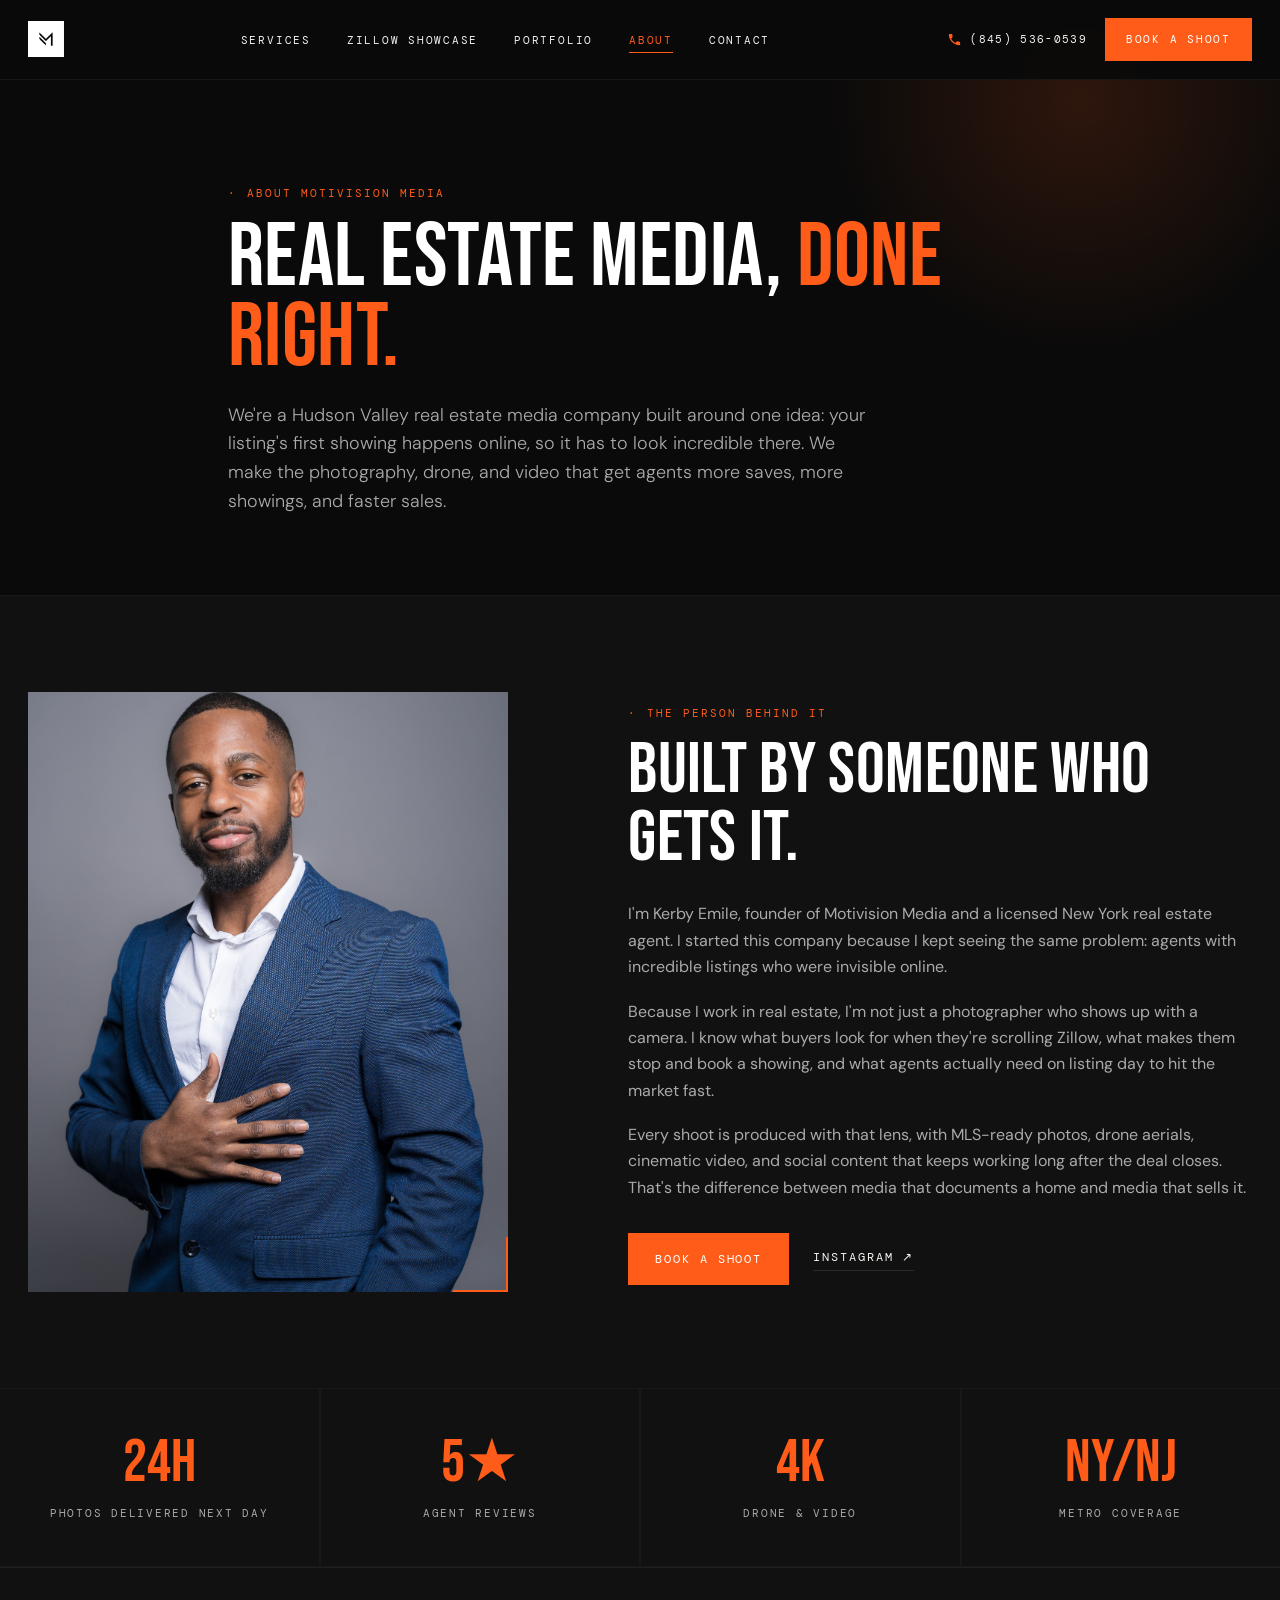
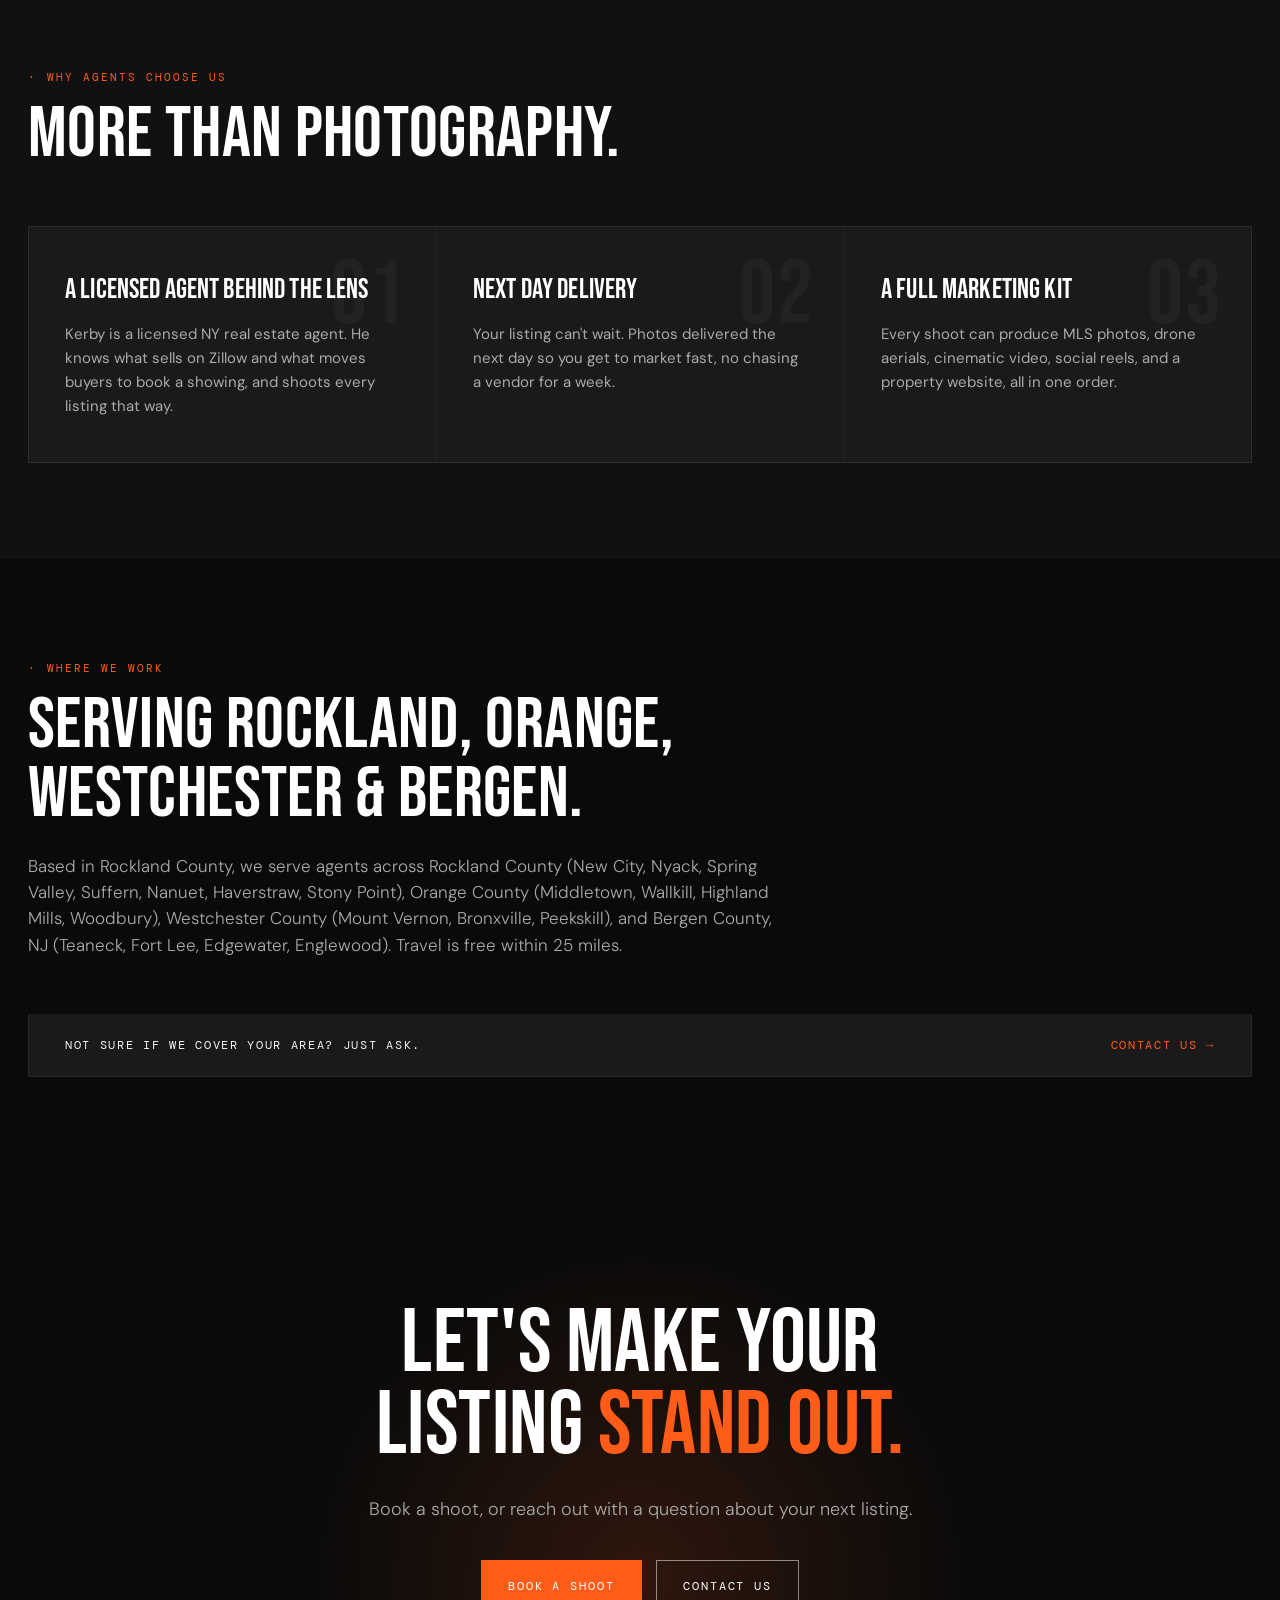
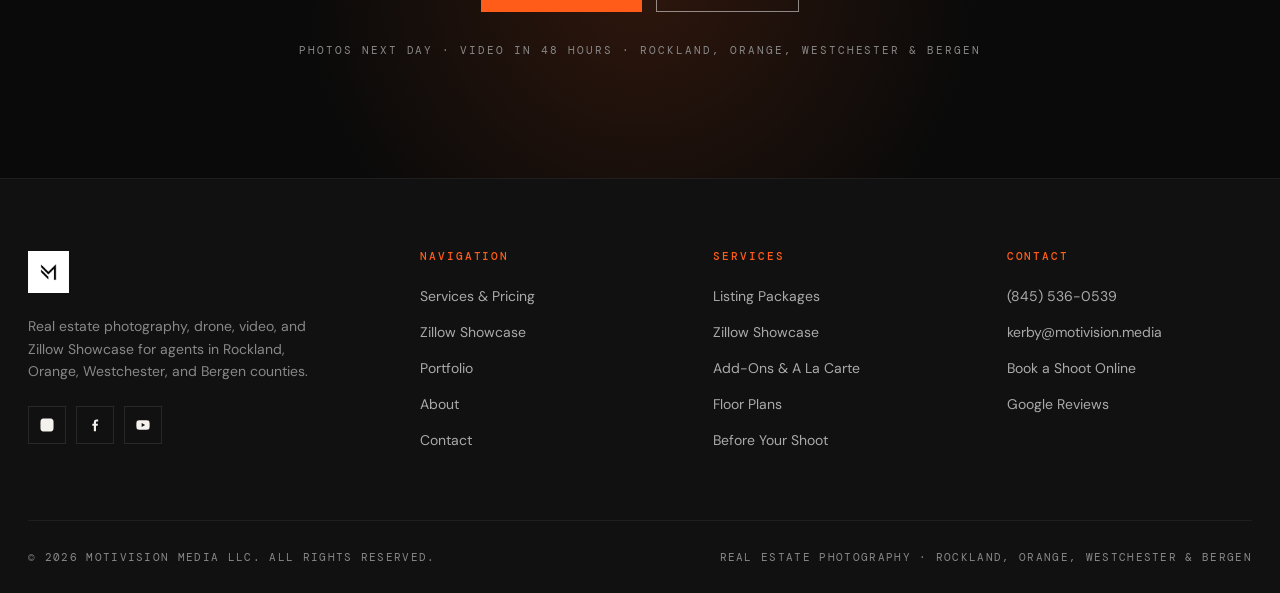
<file: about.html>
<!DOCTYPE html>
<html lang="en">
<head>
<meta charset="UTF-8" />
<meta name="viewport" content="width=device-width, initial-scale=1.0" />
<title>About | Real Estate Media Shot By a Licensed Agent | Motivision Media</title>
<meta name="description" content="Motivision Media is a real estate media company founded by Kerby Emile, a licensed NY real estate agent. HDR photography, drone, and video built to help Hudson Valley agents sell listings faster.">
<link rel="canonical" href="https://motivision.media/about">
<meta property="og:type" content="website">
<meta property="og:title" content="About Motivision Media | Real Estate Media Shot by a Licensed Agent">
<meta property="og:description" content="Motivision Media is a real estate photography, drone, video, and Zillow Showcase company based in Rockland County, NY, founded by Kerby Emile.">
<meta property="og:image" content="https://motivision.media/images/og-motivision.jpg">
<meta property="og:url" content="https://motivision.media/about">
<meta name="twitter:card" content="summary_large_image">
<meta name="twitter:title" content="About Motivision Media | Real Estate Media Shot by a Licensed Agent">
<meta name="twitter:description" content="Motivision Media is a real estate photography, drone, video, and Zillow Showcase company based in Rockland County, NY, founded by Kerby Emile.">
<meta name="twitter:image" content="https://motivision.media/images/og-motivision.jpg">
<link rel="icon" type="image/png" href="images/motivision-logo.png" />
<link rel="stylesheet" href="assets/styles.css" />
<script src="assets/analytics.js" defer></script>
</head>
<body>

<header class="nav solid" id="nav">
  <div class="container nav-inner">
    <a href="index.html" class="nav-logo" aria-label="Motivision Media home">
      <img src="images/motivision-logo.png" alt="Motivision Media" width="36" height="36" />
    </a>
    <nav aria-label="Main">
      <ul class="nav-links">
        <li><a href="services.html">Services</a></li>
        <li><a href="showcase.html">Zillow Showcase</a></li>
        <li><a href="portfolio.html">Portfolio</a></li>
        <li><a href="about.html" class="active">About</a></li>
        <li><a href="contact.html">Contact</a></li>
      </ul>
    </nav>
    <div class="nav-actions">
      <a href="tel:18455360539" class="nav-phone" aria-label="Call or text (845) 536-0539"><svg viewBox="0 0 24 24" aria-hidden="true"><path d="M6.6 10.8a15.1 15.1 0 0 0 6.6 6.6l2.2-2.2a1 1 0 0 1 1-.25 11.4 11.4 0 0 0 3.6.57 1 1 0 0 1 1 1V20a1 1 0 0 1-1 1A17 17 0 0 1 3 4a1 1 0 0 1 1-1h3.5a1 1 0 0 1 1 1c0 1.25.2 2.45.57 3.57a1 1 0 0 1-.25 1z"/></svg><span>(845) 536-0539</span></a>
      <a href="https://listings.motivision.media/order" class="btn btn-primary btn-small nav-cta">Book a Shoot</a>
      <button class="nav-toggle" id="navToggle" aria-label="Open menu" aria-expanded="false">
        <span></span><span></span><span></span>
      </button>
    </div>
  </div>
</header>

<div class="mobile-menu" id="mobileMenu" aria-hidden="true">
  <a href="services.html">Services</a>
  <a href="showcase.html">Zillow Showcase</a>
  <a href="portfolio.html">Portfolio</a>
  <a href="about.html">About</a>
  <a href="contact.html">Contact</a>
  <a href="tel:18455360539" class="mobile-phone">(845) 536-0539</a>
  <a href="https://listings.motivision.media/order" class="btn btn-primary">Book a Shoot</a>
</div>

<!-- PAGE HERO -->
<section class="page-hero">
  <div class="container page-hero-inner">
    <span class="section-tag reveal">About Motivision Media</span>
    <h1 class="reveal">Real Estate Media, <span class="accent">Done Right.</span></h1>
    <p class="reveal">We're a Hudson Valley real estate media company built around one idea: your listing's first showing happens online, so it has to look incredible there. We make the photography, drone, and video that get agents more saves, more showings, and faster sales.</p>
  </div>
</section>

<!-- FOUNDER STORY -->
<section class="about">
  <div class="container">
    <div class="about-grid">
      <div class="about-photo reveal">
        <img src="images/motivision-hero.jpg" alt="Kerby Emile, Founder of Motivision Media" />
      </div>
      <div class="about-text reveal">
        <span class="section-tag">The Person Behind It</span>
        <h2>Built By Someone Who Gets It.</h2>
        <p>I'm Kerby Emile, founder of Motivision Media and a licensed New York real estate agent. I started this company because I kept seeing the same problem: agents with incredible listings who were invisible online.</p>
        <p>Because I work in real estate, I'm not just a photographer who shows up with a camera. I know what buyers look for when they're scrolling Zillow, what makes them stop and book a showing, and what agents actually need on listing day to hit the market fast.</p>
        <p>Every shoot is produced with that lens, with MLS-ready photos, drone aerials, cinematic video, and social content that keeps working long after the deal closes. That's the difference between media that documents a home and media that sells it.</p>
        <div class="about-cta">
          <a href="https://listings.motivision.media/order" class="btn btn-primary">Book a Shoot</a>
          <a class="ig-link" href="https://www.instagram.com/motivisionmedia/" target="_blank" rel="noopener">Instagram ↗</a>
        </div>
      </div>
    </div>
  </div>
</section>

<!-- STATS STRIP -->
<section class="stats-strip" style="padding:0;">
  <div class="container" style="padding:0;">
    <div class="stats-strip-inner">
      <div class="stat-block reveal"><div class="num">24h</div><div class="lbl">Photos Delivered Next Day</div></div>
      <div class="stat-block reveal"><div class="num">5★</div><div class="lbl">Agent Reviews</div></div>
      <div class="stat-block reveal"><div class="num">4K</div><div class="lbl">Drone &amp; Video</div></div>
      <div class="stat-block reveal"><div class="num">NY/NJ</div><div class="lbl">Metro Coverage</div></div>
    </div>
  </div>
</section>

<!-- WHY / DIFFERENTIATORS -->
<section class="why">
  <div class="container">
    <div class="section-head reveal">
      <span class="section-tag">Why Agents Choose Us</span>
      <h2>More Than Photography.</h2>
    </div>
    <div class="why-grid">
      <article class="why-card reveal">
        <span class="why-num">01</span>
        <h3>A Licensed Agent Behind the Lens</h3>
        <p>Kerby is a licensed NY real estate agent. He knows what sells on Zillow and what moves buyers to book a showing, and shoots every listing that way.</p>
      </article>
      <article class="why-card reveal">
        <span class="why-num">02</span>
        <h3>Next Day Delivery</h3>
        <p>Your listing can't wait. Photos delivered the next day so you get to market fast, no chasing a vendor for a week.</p>
      </article>
      <article class="why-card reveal">
        <span class="why-num">03</span>
        <h3>A Full Marketing Kit</h3>
        <p>Every shoot can produce MLS photos, drone aerials, cinematic video, social reels, and a property website, all in one order.</p>
      </article>
    </div>
  </div>
</section>

<!-- SERVICE AREA -->
<section class="packages">
  <div class="container">
    <div class="section-head reveal" style="max-width:760px;">
      <span class="section-tag">Where We Work</span>
      <h2>Serving Rockland, Orange, Westchester &amp; Bergen.</h2>
      <p>Based in Rockland County, we serve agents across Rockland County (New City, Nyack, Spring Valley, Suffern, Nanuet, Haverstraw, Stony Point), Orange County (Middletown, Wallkill, Highland Mills, Woodbury), Westchester County (Mount Vernon, Bronxville, Peekskill), and Bergen County, NJ (Teaneck, Fort Lee, Edgewater, Englewood). Travel is free within 25 miles.</p>
    </div>
    <div class="pkg-banner reveal">
      <p>Not sure if we cover your area? Just ask.</p>
      <a href="contact.html">Contact Us →</a>
    </div>
  </div>
</section>

<!-- FINAL CTA -->
<section class="final-cta">
  <div class="container">
    <h2 class="reveal">
      <span class="line">Let's Make Your</span>
      <span class="line">Listing <span style="color:var(--orange);">Stand Out.</span></span>
    </h2>
    <p class="reveal">Book a shoot, or reach out with a question about your next listing.</p>
    <div class="final-cta-buttons reveal">
      <a href="https://listings.motivision.media/order" class="btn btn-primary">Book a Shoot</a>
      <a href="contact.html" class="btn btn-ghost">Contact Us</a>
    </div>
    <div class="final-cta-meta reveal">Photos Next Day · Video in 48 Hours · Rockland, Orange, Westchester &amp; Bergen</div>
  </div>
</section>

<!-- FOOTER -->
<footer class="footer">
  <div class="container">
    <div class="footer-top">
      <div class="footer-brand">
        <img src="images/motivision-logo.png" alt="Motivision Media" width="42" height="42" loading="lazy" />
        <p>Real estate photography, drone, video, and Zillow Showcase for agents in Rockland, Orange, Westchester, and Bergen counties.</p>
        <div class="footer-socials">
          <a href="https://www.instagram.com/motivisionmedia/" target="_blank" rel="noopener" aria-label="Instagram">
            <svg viewBox="0 0 24 24"><path d="M12 2.2c3.2 0 3.6 0 4.85.07 1.17.05 1.8.25 2.22.41.56.22.96.48 1.38.9.42.42.68.82.9 1.38.16.42.36 1.05.41 2.22.06 1.25.07 1.65.07 4.85s-.01 3.6-.07 4.85c-.05 1.17-.25 1.8-.41 2.22-.22.56-.48.96-.9 1.38-.42.42-.82.68-1.38.9-.42.16-1.05.36-2.22.41-1.25.06-1.65.07-4.85.07s-3.6-.01-4.85-.07c-1.17-.05-1.8-.25-2.22-.41a3.7 3.7 0 0 1-1.38-.9 3.7 3.7 0 0 1-.9-1.38c-.16-.42-.36-1.05-.41-2.22C2.21 15.6 2.2 15.2 2.2 12s.01-3.6.07-4.85c.05-1.17.25-1.8.41-2.22.22-.56.48-.96.9-1.38.42-.42.82-.68 1.38-.9.42-.16 1.05-.36 2.22-.41C8.4 2.21 8.8 2.2 12 2.2z"/></svg>
          </a>
          <a href="https://www.facebook.com/profile.php?id=61557155624938" target="_blank" rel="noopener" aria-label="Facebook">
            <svg viewBox="0 0 24 24"><path d="M13.5 21.5v-8.25H16l.4-3.13H13.5V8.1c0-.9.25-1.5 1.55-1.5h1.65V3.8a23.6 23.6 0 0 0-2.41-.12c-2.39 0-4.03 1.46-4.03 4.15v2.3H8v3.12h2.27v8.25h3.23z"/></svg>
          </a>
          <a href="https://www.youtube.com/@MOTIVISIONMEDIA" target="_blank" rel="noopener" aria-label="YouTube">
            <svg viewBox="0 0 24 24"><path d="M21.6 7.2a2.5 2.5 0 0 0-1.75-1.77C18.27 5 12 5 12 5s-6.27 0-7.85.43A2.5 2.5 0 0 0 2.4 7.2 26.2 26.2 0 0 0 2 12c0 1.6.13 3.2.4 4.8a2.5 2.5 0 0 0 1.75 1.77C5.73 19 12 19 12 19s6.27 0 7.85-.43a2.5 2.5 0 0 0 1.75-1.77c.27-1.6.4-3.2.4-4.8 0-1.6-.13-3.2-.4-4.8zM10 15V9l5.2 3-5.2 3z"/></svg>
          </a>
        </div>
      </div>

      <div class="footer-col">
        <h4>Navigation</h4>
        <ul>
          <li><a href="services.html">Services &amp; Pricing</a></li>
          <li><a href="showcase.html">Zillow Showcase</a></li>
          <li><a href="portfolio.html">Portfolio</a></li>
          <li><a href="about.html">About</a></li>
          <li><a href="contact.html">Contact</a></li>
        </ul>
      </div>

      <div class="footer-col">
        <h4>Services</h4>
        <ul>
          <li><a href="services.html#packages">Listing Packages</a></li>
          <li><a href="showcase.html">Zillow Showcase</a></li>
          <li><a href="services.html#a-la-carte">Add-Ons &amp; A La Carte</a></li>
          <li><a href="services.html#floor-plans">Floor Plans</a></li>
          <li><a href="prep.html">Before Your Shoot</a></li>
        </ul>
      </div>

      <div class="footer-col">
        <h4>Contact</h4>
        <ul>
          <li><a href="tel:18455360539">(845) 536-0539</a></li>
          <li><a href="mailto:kerby@motivision.media">kerby@motivision.media</a></li>
          <li><a href="https://listings.motivision.media/order">Book a Shoot Online</a></li>
          <li><a href="https://g.page/r/CZROXgMKTheQEAE" target="_blank" rel="noopener">Google Reviews</a></li>
        </ul>
      </div>
    </div>

    <div class="footer-bottom">
      <div>© 2026 Motivision Media LLC. All rights reserved.</div>
      <div>Real Estate Photography · Rockland, Orange, Westchester &amp; Bergen</div>
    </div>
  </div>
</footer>

<script src="assets/main.js"></script>
</body>
</html>
</file>
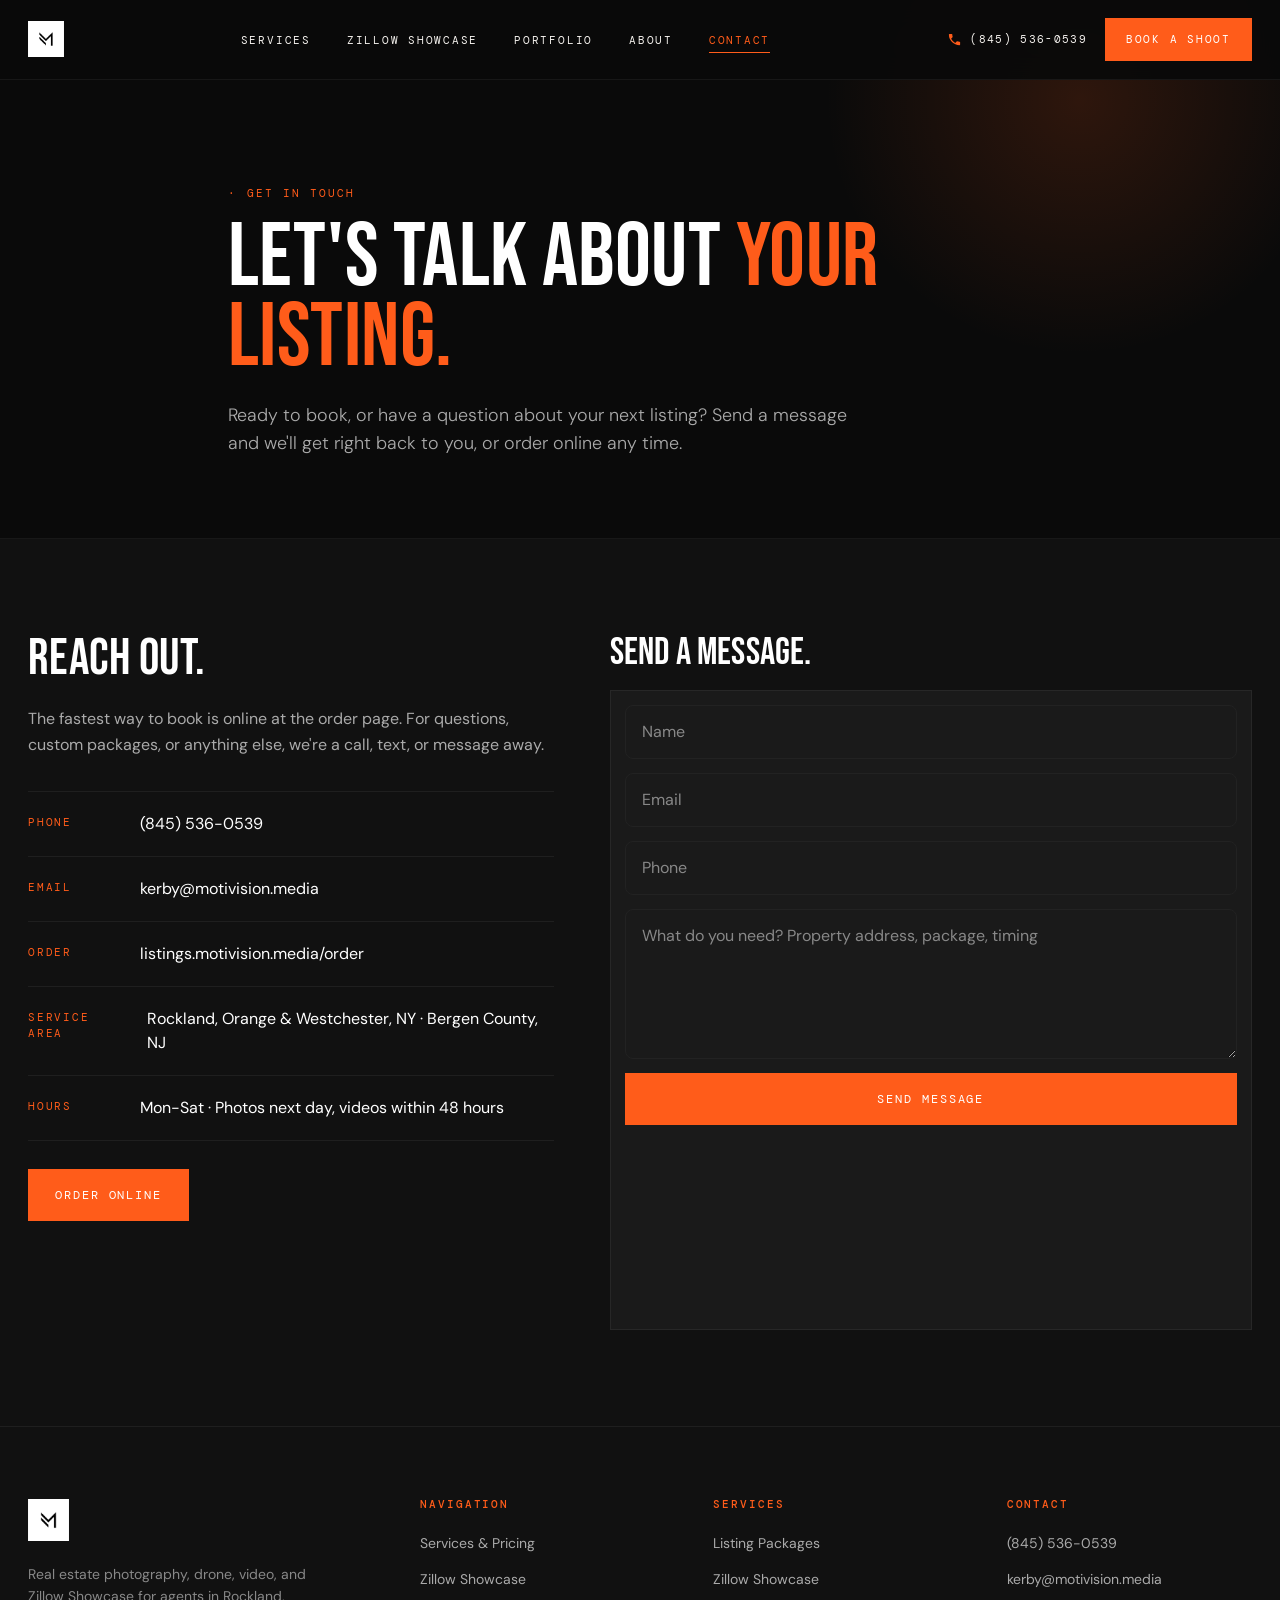
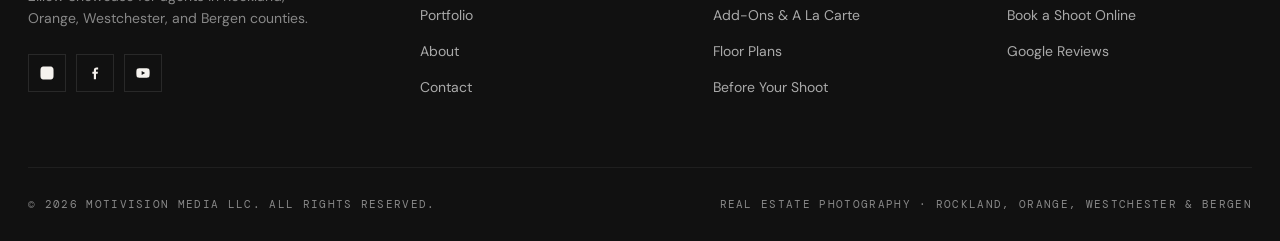
<file: contact.html>
<!DOCTYPE html>
<html lang="en">
<head>
<meta charset="UTF-8" />
<meta name="viewport" content="width=device-width, initial-scale=1.0" />
<title>Contact | Book Real Estate Photography | Motivision Media</title>
<meta name="description" content="Get in touch with Motivision Media for real estate photography, drone, video, and Zillow Showcase in Rockland, Orange, Westchester, and Bergen County. Call (845) 536-0539 or send a message.">
<link rel="canonical" href="https://motivision.media/contact">
<meta property="og:type" content="website">
<meta property="og:title" content="Contact Motivision Media | Book Real Estate Photography">
<meta property="og:description" content="Call or text (845) 536-0539, send your listing details, or book a shoot online. Serving Rockland, Orange, Westchester, and Bergen County agents.">
<meta property="og:image" content="https://motivision.media/images/og-motivision.jpg">
<meta property="og:url" content="https://motivision.media/contact">
<meta name="twitter:card" content="summary_large_image">
<meta name="twitter:title" content="Contact Motivision Media | Book Real Estate Photography">
<meta name="twitter:description" content="Call or text (845) 536-0539, send your listing details, or book a shoot online. Serving Rockland, Orange, Westchester, and Bergen County agents.">
<meta name="twitter:image" content="https://motivision.media/images/og-motivision.jpg">
<link rel="icon" type="image/png" href="images/motivision-logo.png" />
<link rel="stylesheet" href="assets/styles.css" />
<script src="assets/analytics.js" defer></script>
</head>
<body>

<header class="nav solid" id="nav">
  <div class="container nav-inner">
    <a href="index.html" class="nav-logo" aria-label="Motivision Media home">
      <img src="images/motivision-logo.png" alt="Motivision Media" width="36" height="36" />
    </a>
    <nav aria-label="Main">
      <ul class="nav-links">
        <li><a href="services.html">Services</a></li>
        <li><a href="showcase.html">Zillow Showcase</a></li>
        <li><a href="portfolio.html">Portfolio</a></li>
        <li><a href="about.html">About</a></li>
        <li><a href="contact.html" class="active">Contact</a></li>
      </ul>
    </nav>
    <div class="nav-actions">
      <a href="tel:18455360539" class="nav-phone" aria-label="Call or text (845) 536-0539"><svg viewBox="0 0 24 24" aria-hidden="true"><path d="M6.6 10.8a15.1 15.1 0 0 0 6.6 6.6l2.2-2.2a1 1 0 0 1 1-.25 11.4 11.4 0 0 0 3.6.57 1 1 0 0 1 1 1V20a1 1 0 0 1-1 1A17 17 0 0 1 3 4a1 1 0 0 1 1-1h3.5a1 1 0 0 1 1 1c0 1.25.2 2.45.57 3.57a1 1 0 0 1-.25 1z"/></svg><span>(845) 536-0539</span></a>
      <a href="https://listings.motivision.media/order" class="btn btn-primary btn-small nav-cta">Book a Shoot</a>
      <button class="nav-toggle" id="navToggle" aria-label="Open menu" aria-expanded="false">
        <span></span><span></span><span></span>
      </button>
    </div>
  </div>
</header>

<div class="mobile-menu" id="mobileMenu" aria-hidden="true">
  <a href="services.html">Services</a>
  <a href="showcase.html">Zillow Showcase</a>
  <a href="portfolio.html">Portfolio</a>
  <a href="about.html">About</a>
  <a href="contact.html">Contact</a>
  <a href="tel:18455360539" class="mobile-phone">(845) 536-0539</a>
  <a href="https://listings.motivision.media/order" class="btn btn-primary">Book a Shoot</a>
</div>

<!-- PAGE HERO -->
<section class="page-hero">
  <div class="container page-hero-inner">
    <span class="section-tag reveal">Get In Touch</span>
    <h1 class="reveal">Let's Talk About <span class="accent">Your Listing.</span></h1>
    <p class="reveal">Ready to book, or have a question about your next listing? Send a message and we'll get right back to you, or order online any time.</p>
  </div>
</section>

<!-- CONTACT -->
<section class="contact-sec">
  <div class="container">
    <div class="contact-grid">

      <div class="contact-info reveal">
        <h2>Reach Out.</h2>
        <p>The fastest way to book is online at the order page. For questions, custom packages, or anything else, we're a call, text, or message away.</p>

        <div class="contact-detail">
          <span class="ic">Phone</span>
          <span class="val"><a href="tel:18455360539">(845) 536-0539</a></span>
        </div>
        <div class="contact-detail">
          <span class="ic">Email</span>
          <span class="val"><a href="mailto:kerby@motivision.media">kerby@motivision.media</a></span>
        </div>
        <div class="contact-detail">
          <span class="ic">Order</span>
          <span class="val"><a href="https://listings.motivision.media/order" target="_blank" rel="noopener">listings.motivision.media/order</a></span>
        </div>
        <div class="contact-detail">
          <span class="ic">Service Area</span>
          <span class="val">Rockland, Orange &amp; Westchester, NY · Bergen County, NJ</span>
        </div>
        <div class="contact-detail">
          <span class="ic">Hours</span>
          <span class="val">Mon-Sat · Photos next day, videos within 48 hours</span>
        </div>

        <div style="margin-top:28px;">
          <a href="https://listings.motivision.media/order" class="btn btn-primary">Order Online</a>
        </div>
      </div>

      <div class="contact-info reveal">
        <h2 style="font-size:clamp(28px,3vw,40px);margin-bottom:18px;">Send a Message.</h2>

        <!-- Posts to the Motivision CRM lead-intake Edge Function (handler in
             assets/main.js); the lead lands in the CRM and Kerby gets an email. -->
        <div class="contact-form-wrap">
          <form class="lead-form" data-source="Contact page">
            <input class="cf-field" name="name" required placeholder="Name" autocomplete="name" aria-label="Name">
            <input class="cf-field" name="email" type="email" placeholder="Email" autocomplete="email" aria-label="Email">
            <input class="cf-field" name="phone" type="tel" placeholder="Phone" autocomplete="tel" aria-label="Phone">
            <textarea class="cf-field" name="message" rows="5" placeholder="What do you need? Property address, package, timing" aria-label="Message"></textarea>
            <input name="website" style="display:none" tabindex="-1" autocomplete="off" aria-hidden="true">
            <button type="submit" class="btn btn-primary">Send Message</button>
          </form>
        </div>
      </div>

    </div>
  </div>
</section>

<!-- FOOTER -->
<footer class="footer">
  <div class="container">
    <div class="footer-top">
      <div class="footer-brand">
        <img src="images/motivision-logo.png" alt="Motivision Media" width="42" height="42" loading="lazy" />
        <p>Real estate photography, drone, video, and Zillow Showcase for agents in Rockland, Orange, Westchester, and Bergen counties.</p>
        <div class="footer-socials">
          <a href="https://www.instagram.com/motivisionmedia/" target="_blank" rel="noopener" aria-label="Instagram">
            <svg viewBox="0 0 24 24"><path d="M12 2.2c3.2 0 3.6 0 4.85.07 1.17.05 1.8.25 2.22.41.56.22.96.48 1.38.9.42.42.68.82.9 1.38.16.42.36 1.05.41 2.22.06 1.25.07 1.65.07 4.85s-.01 3.6-.07 4.85c-.05 1.17-.25 1.8-.41 2.22-.22.56-.48.96-.9 1.38-.42.42-.82.68-1.38.9-.42.16-1.05.36-2.22.41-1.25.06-1.65.07-4.85.07s-3.6-.01-4.85-.07c-1.17-.05-1.8-.25-2.22-.41a3.7 3.7 0 0 1-1.38-.9 3.7 3.7 0 0 1-.9-1.38c-.16-.42-.36-1.05-.41-2.22C2.21 15.6 2.2 15.2 2.2 12s.01-3.6.07-4.85c.05-1.17.25-1.8.41-2.22.22-.56.48-.96.9-1.38.42-.42.82-.68 1.38-.9.42-.16 1.05-.36 2.22-.41C8.4 2.21 8.8 2.2 12 2.2z"/></svg>
          </a>
          <a href="https://www.facebook.com/profile.php?id=61557155624938" target="_blank" rel="noopener" aria-label="Facebook">
            <svg viewBox="0 0 24 24"><path d="M13.5 21.5v-8.25H16l.4-3.13H13.5V8.1c0-.9.25-1.5 1.55-1.5h1.65V3.8a23.6 23.6 0 0 0-2.41-.12c-2.39 0-4.03 1.46-4.03 4.15v2.3H8v3.12h2.27v8.25h3.23z"/></svg>
          </a>
          <a href="https://www.youtube.com/@MOTIVISIONMEDIA" target="_blank" rel="noopener" aria-label="YouTube">
            <svg viewBox="0 0 24 24"><path d="M21.6 7.2a2.5 2.5 0 0 0-1.75-1.77C18.27 5 12 5 12 5s-6.27 0-7.85.43A2.5 2.5 0 0 0 2.4 7.2 26.2 26.2 0 0 0 2 12c0 1.6.13 3.2.4 4.8a2.5 2.5 0 0 0 1.75 1.77C5.73 19 12 19 12 19s6.27 0 7.85-.43a2.5 2.5 0 0 0 1.75-1.77c.27-1.6.4-3.2.4-4.8 0-1.6-.13-3.2-.4-4.8zM10 15V9l5.2 3-5.2 3z"/></svg>
          </a>
        </div>
      </div>

      <div class="footer-col">
        <h4>Navigation</h4>
        <ul>
          <li><a href="services.html">Services &amp; Pricing</a></li>
          <li><a href="showcase.html">Zillow Showcase</a></li>
          <li><a href="portfolio.html">Portfolio</a></li>
          <li><a href="about.html">About</a></li>
          <li><a href="contact.html">Contact</a></li>
        </ul>
      </div>

      <div class="footer-col">
        <h4>Services</h4>
        <ul>
          <li><a href="services.html#packages">Listing Packages</a></li>
          <li><a href="showcase.html">Zillow Showcase</a></li>
          <li><a href="services.html#a-la-carte">Add-Ons &amp; A La Carte</a></li>
          <li><a href="services.html#floor-plans">Floor Plans</a></li>
          <li><a href="prep.html">Before Your Shoot</a></li>
        </ul>
      </div>

      <div class="footer-col">
        <h4>Contact</h4>
        <ul>
          <li><a href="tel:18455360539">(845) 536-0539</a></li>
          <li><a href="mailto:kerby@motivision.media">kerby@motivision.media</a></li>
          <li><a href="https://listings.motivision.media/order">Book a Shoot Online</a></li>
          <li><a href="https://g.page/r/CZROXgMKTheQEAE" target="_blank" rel="noopener">Google Reviews</a></li>
        </ul>
      </div>
    </div>

    <div class="footer-bottom">
      <div>© 2026 Motivision Media LLC. All rights reserved.</div>
      <div>Real Estate Photography · Rockland, Orange, Westchester &amp; Bergen</div>
    </div>
  </div>
</footer>

<script src="assets/main.js"></script>
</body>
</html>
</file>
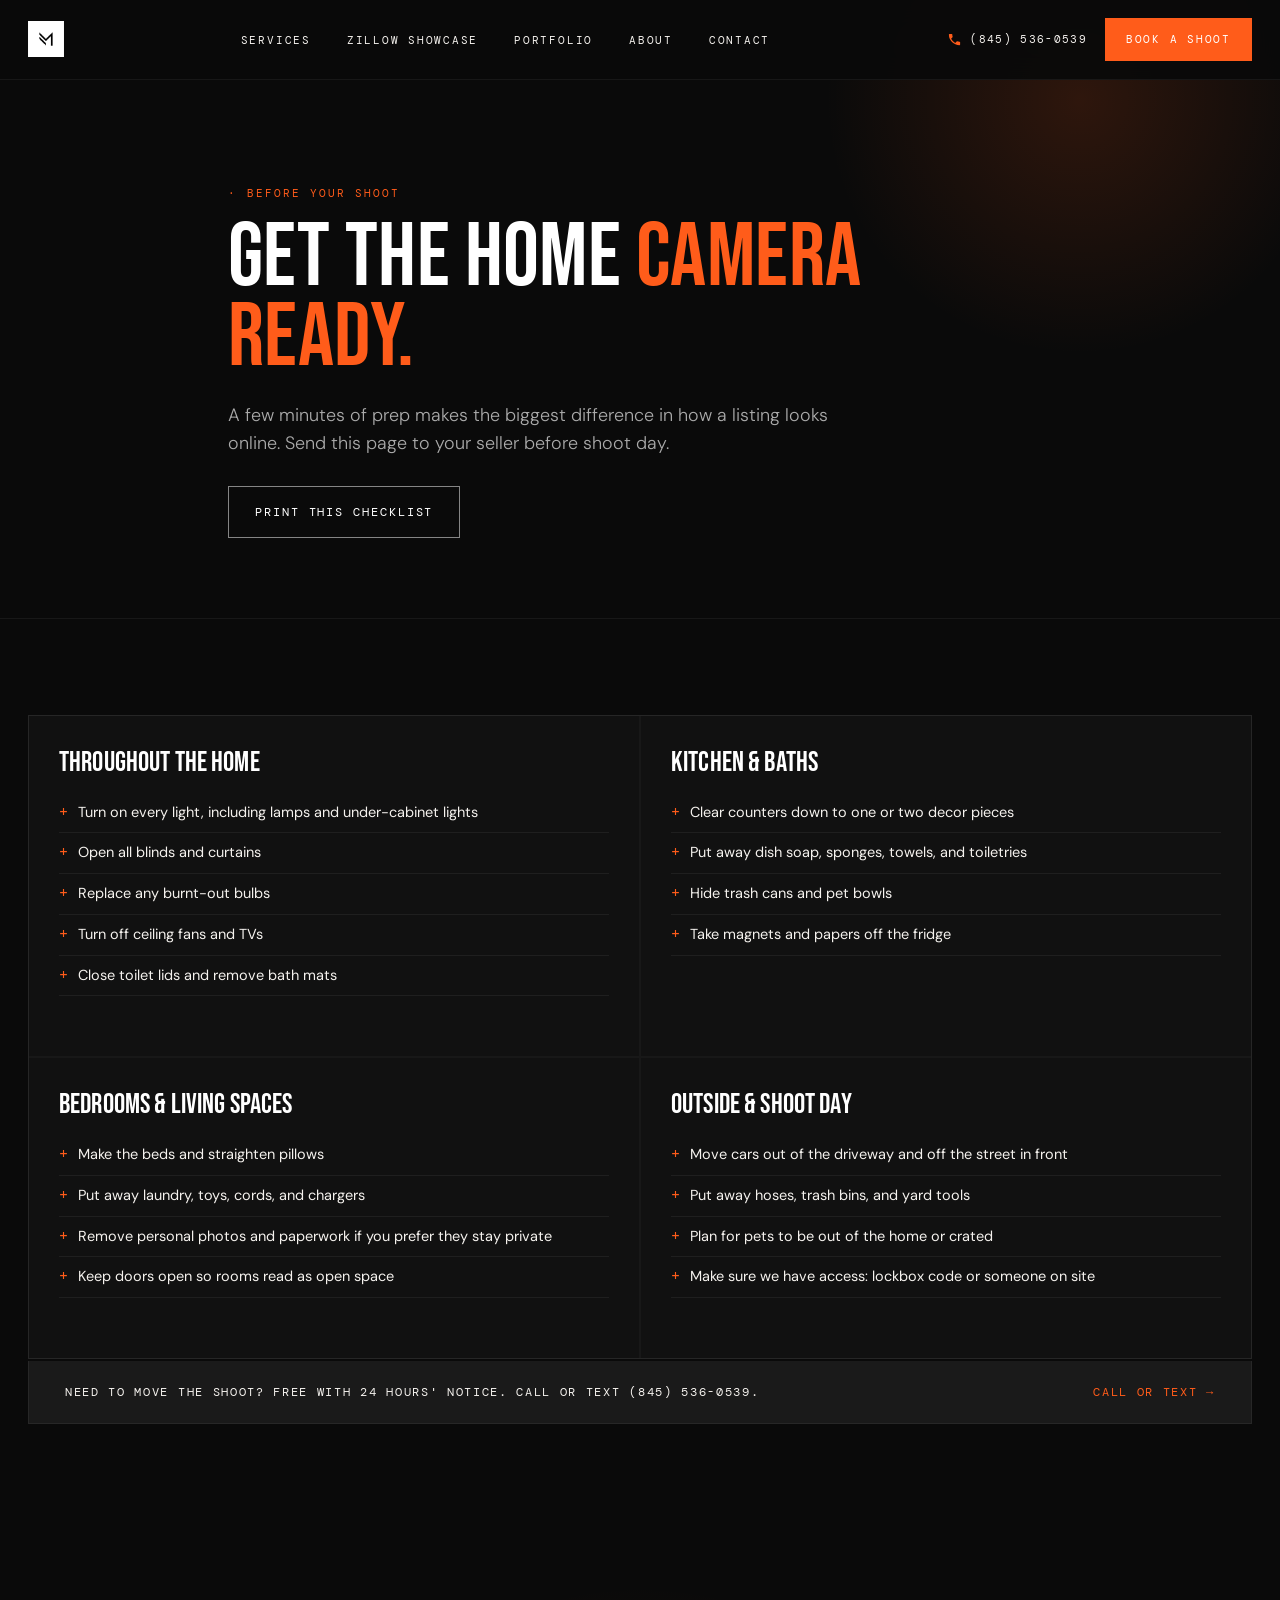
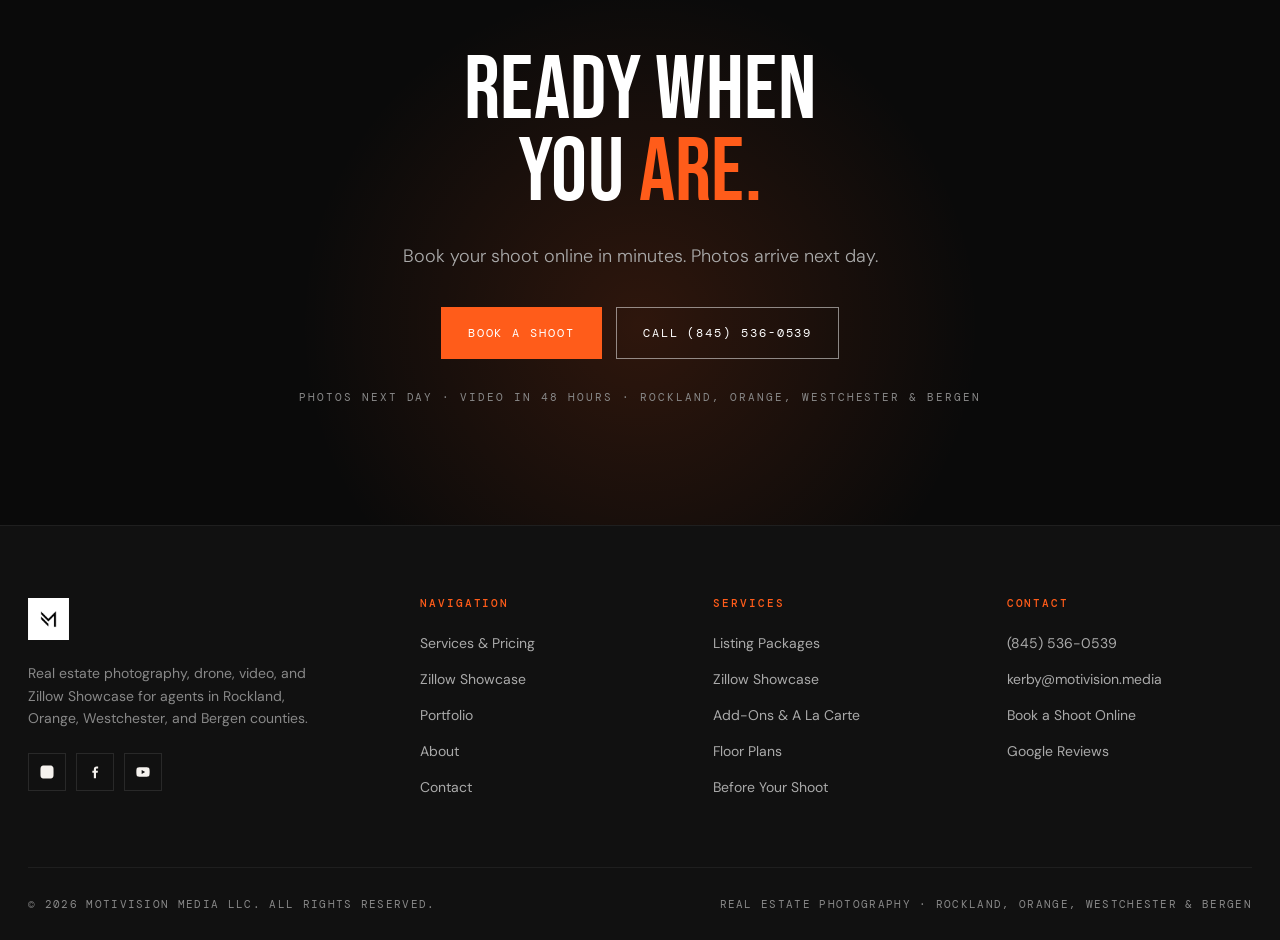
<file: prep.html>
<!DOCTYPE html>
<html lang="en">
<head>
<meta charset="UTF-8" />
<meta name="viewport" content="width=device-width, initial-scale=1.0" />
<title>Before Your Shoot: Seller Prep Checklist | Motivision Media</title>
<meta name="description" content="A simple before-your-shoot checklist for real estate photos: lights, blinds, counters, pets, and access. Send it to your seller before shoot day.">
<link rel="canonical" href="https://motivision.media/prep">
<meta property="og:type" content="website">
<meta property="og:title" content="Before Your Shoot: Seller Prep Checklist | Motivision Media">
<meta property="og:description" content="A simple before-your-shoot checklist for real estate photos: lights, blinds, counters, pets, and access. Send it to your seller before shoot day.">
<meta property="og:image" content="https://motivision.media/images/og-motivision.jpg">
<meta property="og:url" content="https://motivision.media/prep">
<meta name="twitter:card" content="summary_large_image">
<meta name="twitter:title" content="Before Your Shoot: Seller Prep Checklist | Motivision Media">
<meta name="twitter:description" content="A simple before-your-shoot checklist for real estate photos: lights, blinds, counters, pets, and access. Send it to your seller before shoot day.">
<meta name="twitter:image" content="https://motivision.media/images/og-motivision.jpg">
<link rel="icon" type="image/png" href="images/motivision-logo.png" />
<link rel="stylesheet" href="assets/styles.css" />
<script src="assets/analytics.js" defer></script>
</head>
<body>

<header class="nav solid" id="nav">
  <div class="container nav-inner">
    <a href="index.html" class="nav-logo" aria-label="Motivision Media home">
      <img src="images/motivision-logo.png" alt="Motivision Media" width="36" height="36" />
    </a>
    <nav aria-label="Main">
      <ul class="nav-links">
        <li><a href="services.html">Services</a></li>
        <li><a href="showcase.html">Zillow Showcase</a></li>
        <li><a href="portfolio.html">Portfolio</a></li>
        <li><a href="about.html">About</a></li>
        <li><a href="contact.html">Contact</a></li>
      </ul>
    </nav>
    <div class="nav-actions">
      <a href="tel:18455360539" class="nav-phone" aria-label="Call or text (845) 536-0539"><svg viewBox="0 0 24 24" aria-hidden="true"><path d="M6.6 10.8a15.1 15.1 0 0 0 6.6 6.6l2.2-2.2a1 1 0 0 1 1-.25 11.4 11.4 0 0 0 3.6.57 1 1 0 0 1 1 1V20a1 1 0 0 1-1 1A17 17 0 0 1 3 4a1 1 0 0 1 1-1h3.5a1 1 0 0 1 1 1c0 1.25.2 2.45.57 3.57a1 1 0 0 1-.25 1z"/></svg><span>(845) 536-0539</span></a>
      <a href="https://listings.motivision.media/order" class="btn btn-primary btn-small nav-cta">Book a Shoot</a>
      <button class="nav-toggle" id="navToggle" aria-label="Open menu" aria-expanded="false">
        <span></span><span></span><span></span>
      </button>
    </div>
  </div>
</header>

<div class="mobile-menu" id="mobileMenu" aria-hidden="true">
  <a href="services.html">Services</a>
  <a href="showcase.html">Zillow Showcase</a>
  <a href="portfolio.html">Portfolio</a>
  <a href="about.html">About</a>
  <a href="contact.html">Contact</a>
  <a href="tel:18455360539" class="mobile-phone">(845) 536-0539</a>
  <a href="https://listings.motivision.media/order" class="btn btn-primary">Book a Shoot</a>
</div>

<!-- PAGE HERO -->
<section class="page-hero">
  <div class="container page-hero-inner">
    <span class="section-tag reveal">Before Your Shoot</span>
    <h1 class="reveal">Get the Home <span class="accent">Camera Ready.</span></h1>
    <p class="reveal">A few minutes of prep makes the biggest difference in how a listing looks online. Send this page to your seller before shoot day.</p>
    <div class="hero-ctas reveal" style="margin-top:28px;">
      <button type="button" class="btn btn-ghost" onclick="window.print()">Print This Checklist</button>
    </div>
  </div>
</section>

<!-- CHECKLIST -->
<section class="packages">
  <div class="container">
    <div class="checklist-grid">
      <div class="checklist-card reveal">
        <h3>Throughout the Home</h3>
        <ul class="svc-list">
          <li>Turn on every light, including lamps and under-cabinet lights</li>
          <li>Open all blinds and curtains</li>
          <li>Replace any burnt-out bulbs</li>
          <li>Turn off ceiling fans and TVs</li>
          <li>Close toilet lids and remove bath mats</li>
        </ul>
      </div>
      <div class="checklist-card reveal">
        <h3>Kitchen &amp; Baths</h3>
        <ul class="svc-list">
          <li>Clear counters down to one or two decor pieces</li>
          <li>Put away dish soap, sponges, towels, and toiletries</li>
          <li>Hide trash cans and pet bowls</li>
          <li>Take magnets and papers off the fridge</li>
        </ul>
      </div>
      <div class="checklist-card reveal">
        <h3>Bedrooms &amp; Living Spaces</h3>
        <ul class="svc-list">
          <li>Make the beds and straighten pillows</li>
          <li>Put away laundry, toys, cords, and chargers</li>
          <li>Remove personal photos and paperwork if you prefer they stay private</li>
          <li>Keep doors open so rooms read as open space</li>
        </ul>
      </div>
      <div class="checklist-card reveal">
        <h3>Outside &amp; Shoot Day</h3>
        <ul class="svc-list">
          <li>Move cars out of the driveway and off the street in front</li>
          <li>Put away hoses, trash bins, and yard tools</li>
          <li>Plan for pets to be out of the home or crated</li>
          <li>Make sure we have access: lockbox code or someone on site</li>
        </ul>
      </div>
    </div>
    <div class="pkg-banner reveal">
      <p>Need to move the shoot? Free with 24 hours' notice. Call or text (845) 536-0539.</p>
      <a href="tel:18455360539">Call or Text →</a>
    </div>
  </div>
</section>

<!-- FINAL CTA -->
<section class="final-cta">
  <div class="container">
    <h2 class="reveal">
      <span class="line">Ready When</span>
      <span class="line">You <span style="color:var(--orange);">Are.</span></span>
    </h2>
    <p class="reveal">Book your shoot online in minutes. Photos arrive next day.</p>
    <div class="final-cta-buttons reveal">
      <a href="https://listings.motivision.media/order" class="btn btn-primary">Book a Shoot</a>
      <a href="tel:18455360539" class="btn btn-ghost">Call (845) 536-0539</a>
    </div>
    <div class="final-cta-meta reveal">Photos Next Day · Video in 48 Hours · Rockland, Orange, Westchester &amp; Bergen</div>
  </div>
</section>

<!-- FOOTER -->
<footer class="footer">
  <div class="container">
    <div class="footer-top">
      <div class="footer-brand">
        <img src="images/motivision-logo.png" alt="Motivision Media" width="42" height="42" loading="lazy" />
        <p>Real estate photography, drone, video, and Zillow Showcase for agents in Rockland, Orange, Westchester, and Bergen counties.</p>
        <div class="footer-socials">
          <a href="https://www.instagram.com/motivisionmedia/" target="_blank" rel="noopener" aria-label="Instagram">
            <svg viewBox="0 0 24 24"><path d="M12 2.2c3.2 0 3.6 0 4.85.07 1.17.05 1.8.25 2.22.41.56.22.96.48 1.38.9.42.42.68.82.9 1.38.16.42.36 1.05.41 2.22.06 1.25.07 1.65.07 4.85s-.01 3.6-.07 4.85c-.05 1.17-.25 1.8-.41 2.22-.22.56-.48.96-.9 1.38-.42.42-.82.68-1.38.9-.42.16-1.05.36-2.22.41-1.25.06-1.65.07-4.85.07s-3.6-.01-4.85-.07c-1.17-.05-1.8-.25-2.22-.41a3.7 3.7 0 0 1-1.38-.9 3.7 3.7 0 0 1-.9-1.38c-.16-.42-.36-1.05-.41-2.22C2.21 15.6 2.2 15.2 2.2 12s.01-3.6.07-4.85c.05-1.17.25-1.8.41-2.22.22-.56.48-.96.9-1.38.42-.42.82-.68 1.38-.9.42-.16 1.05-.36 2.22-.41C8.4 2.21 8.8 2.2 12 2.2z"/></svg>
          </a>
          <a href="https://www.facebook.com/profile.php?id=61557155624938" target="_blank" rel="noopener" aria-label="Facebook">
            <svg viewBox="0 0 24 24"><path d="M13.5 21.5v-8.25H16l.4-3.13H13.5V8.1c0-.9.25-1.5 1.55-1.5h1.65V3.8a23.6 23.6 0 0 0-2.41-.12c-2.39 0-4.03 1.46-4.03 4.15v2.3H8v3.12h2.27v8.25h3.23z"/></svg>
          </a>
          <a href="https://www.youtube.com/@MOTIVISIONMEDIA" target="_blank" rel="noopener" aria-label="YouTube">
            <svg viewBox="0 0 24 24"><path d="M21.6 7.2a2.5 2.5 0 0 0-1.75-1.77C18.27 5 12 5 12 5s-6.27 0-7.85.43A2.5 2.5 0 0 0 2.4 7.2 26.2 26.2 0 0 0 2 12c0 1.6.13 3.2.4 4.8a2.5 2.5 0 0 0 1.75 1.77C5.73 19 12 19 12 19s6.27 0 7.85-.43a2.5 2.5 0 0 0 1.75-1.77c.27-1.6.4-3.2.4-4.8 0-1.6-.13-3.2-.4-4.8zM10 15V9l5.2 3-5.2 3z"/></svg>
          </a>
        </div>
      </div>

      <div class="footer-col">
        <h4>Navigation</h4>
        <ul>
          <li><a href="services.html">Services &amp; Pricing</a></li>
          <li><a href="showcase.html">Zillow Showcase</a></li>
          <li><a href="portfolio.html">Portfolio</a></li>
          <li><a href="about.html">About</a></li>
          <li><a href="contact.html">Contact</a></li>
        </ul>
      </div>

      <div class="footer-col">
        <h4>Services</h4>
        <ul>
          <li><a href="services.html#packages">Listing Packages</a></li>
          <li><a href="showcase.html">Zillow Showcase</a></li>
          <li><a href="services.html#a-la-carte">Add-Ons &amp; A La Carte</a></li>
          <li><a href="services.html#floor-plans">Floor Plans</a></li>
          <li><a href="prep.html">Before Your Shoot</a></li>
        </ul>
      </div>

      <div class="footer-col">
        <h4>Contact</h4>
        <ul>
          <li><a href="tel:18455360539">(845) 536-0539</a></li>
          <li><a href="mailto:kerby@motivision.media">kerby@motivision.media</a></li>
          <li><a href="https://listings.motivision.media/order">Book a Shoot Online</a></li>
          <li><a href="https://g.page/r/CZROXgMKTheQEAE" target="_blank" rel="noopener">Google Reviews</a></li>
        </ul>
      </div>
    </div>

    <div class="footer-bottom">
      <div>© 2026 Motivision Media LLC. All rights reserved.</div>
      <div>Real Estate Photography · Rockland, Orange, Westchester &amp; Bergen</div>
    </div>
  </div>
</footer>

<script src="assets/main.js"></script>
</body>
</html>
</file>
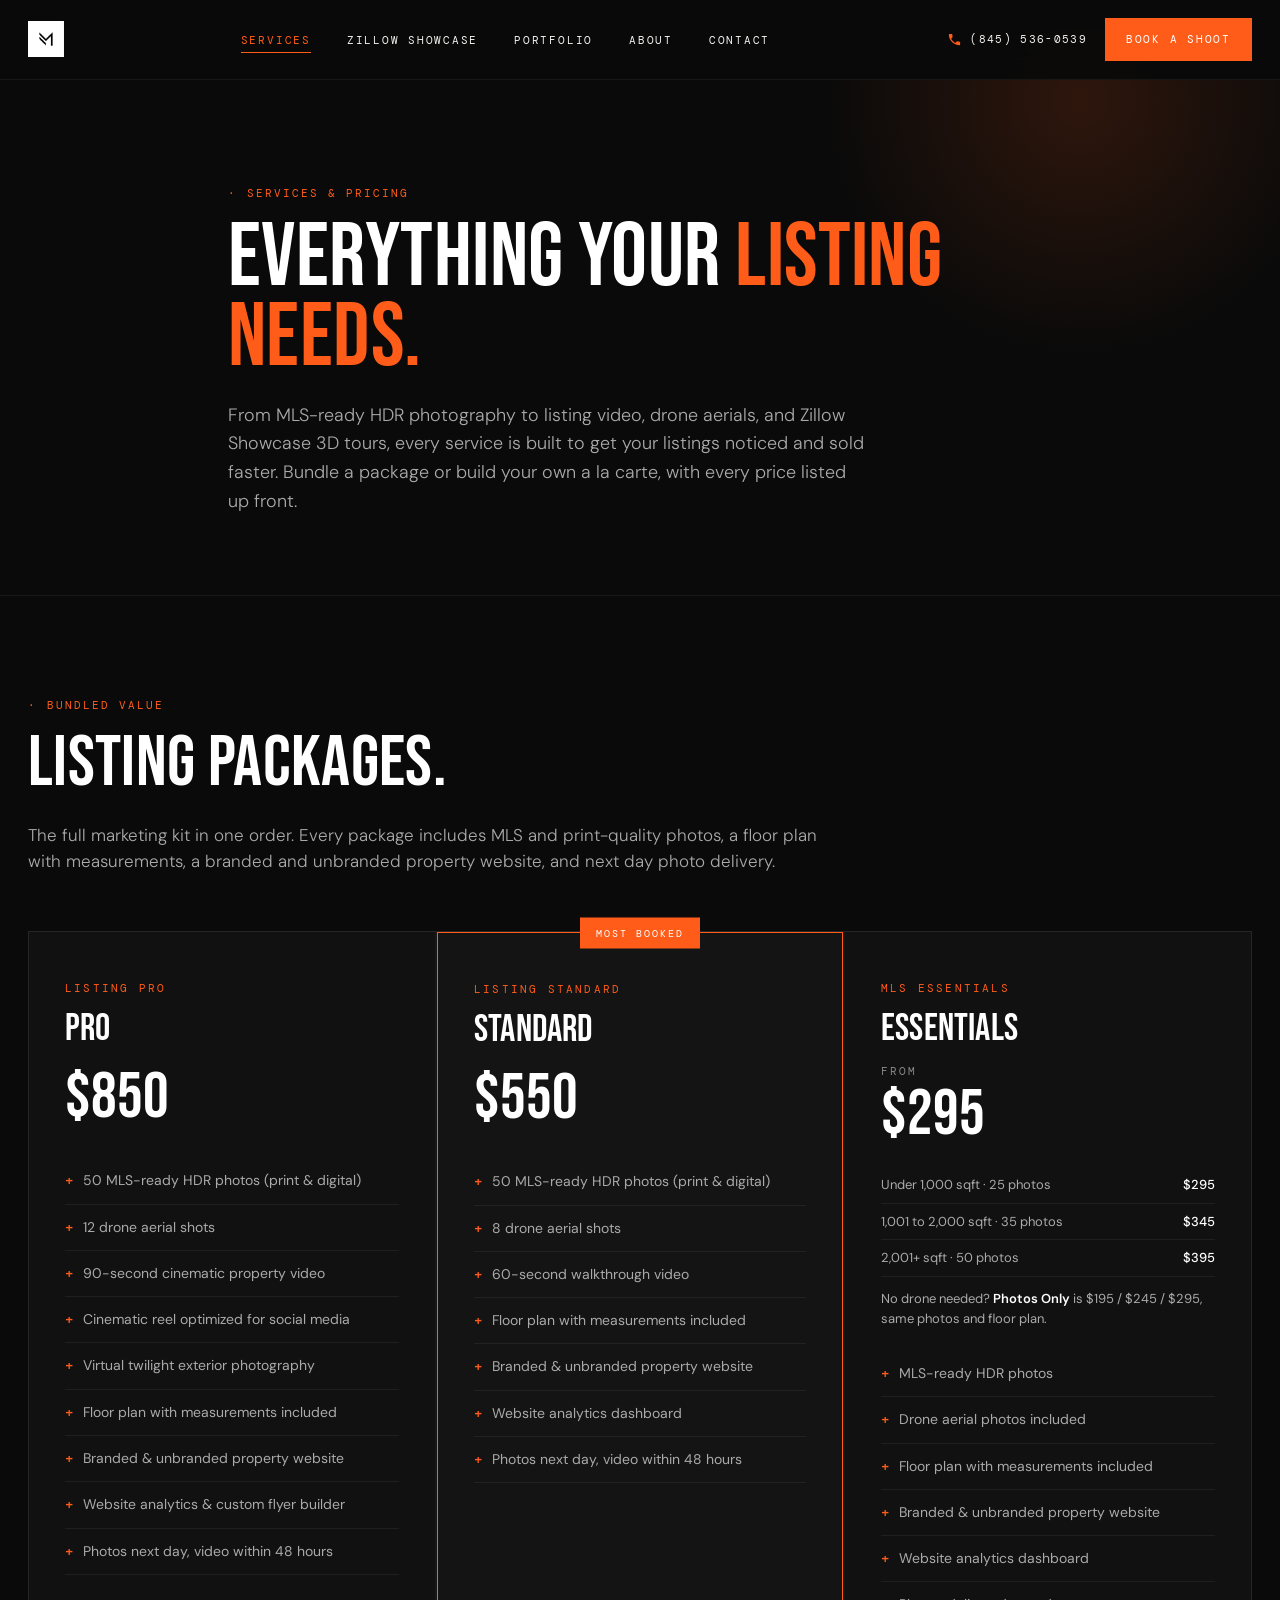
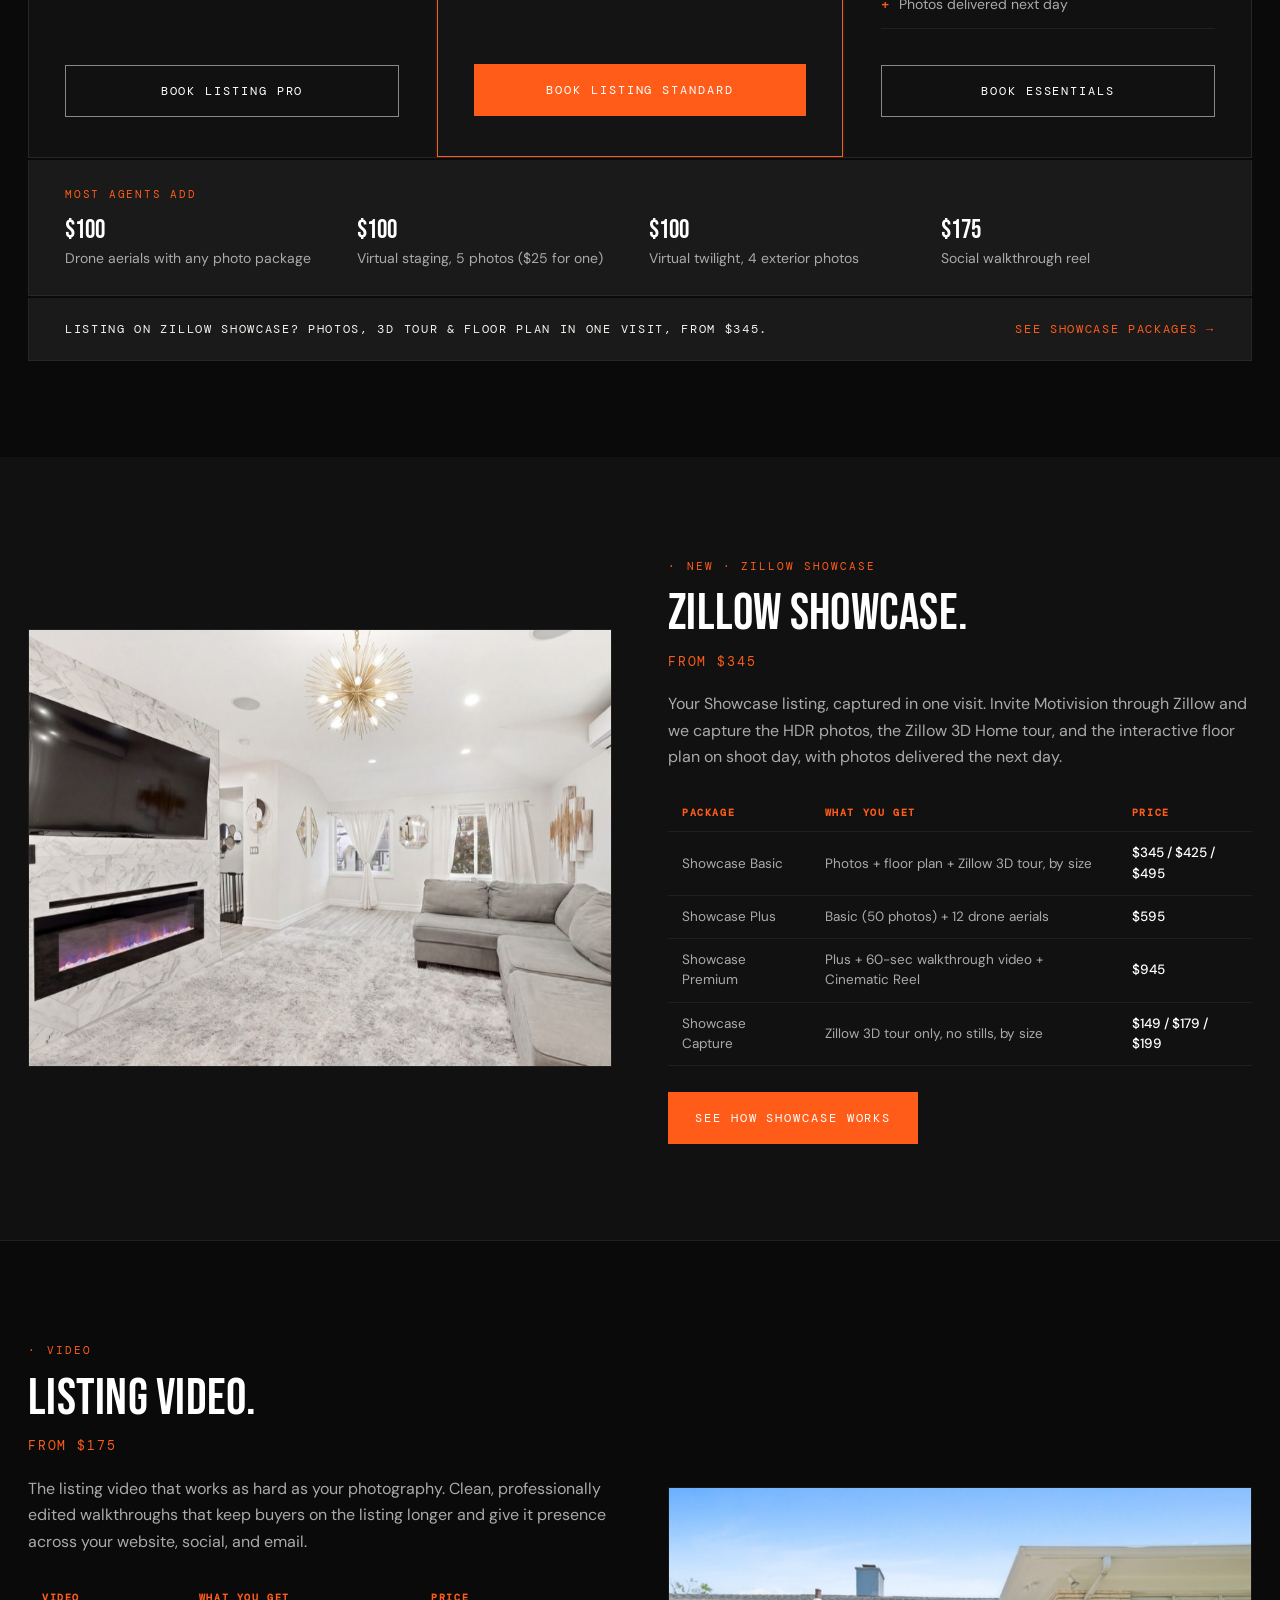
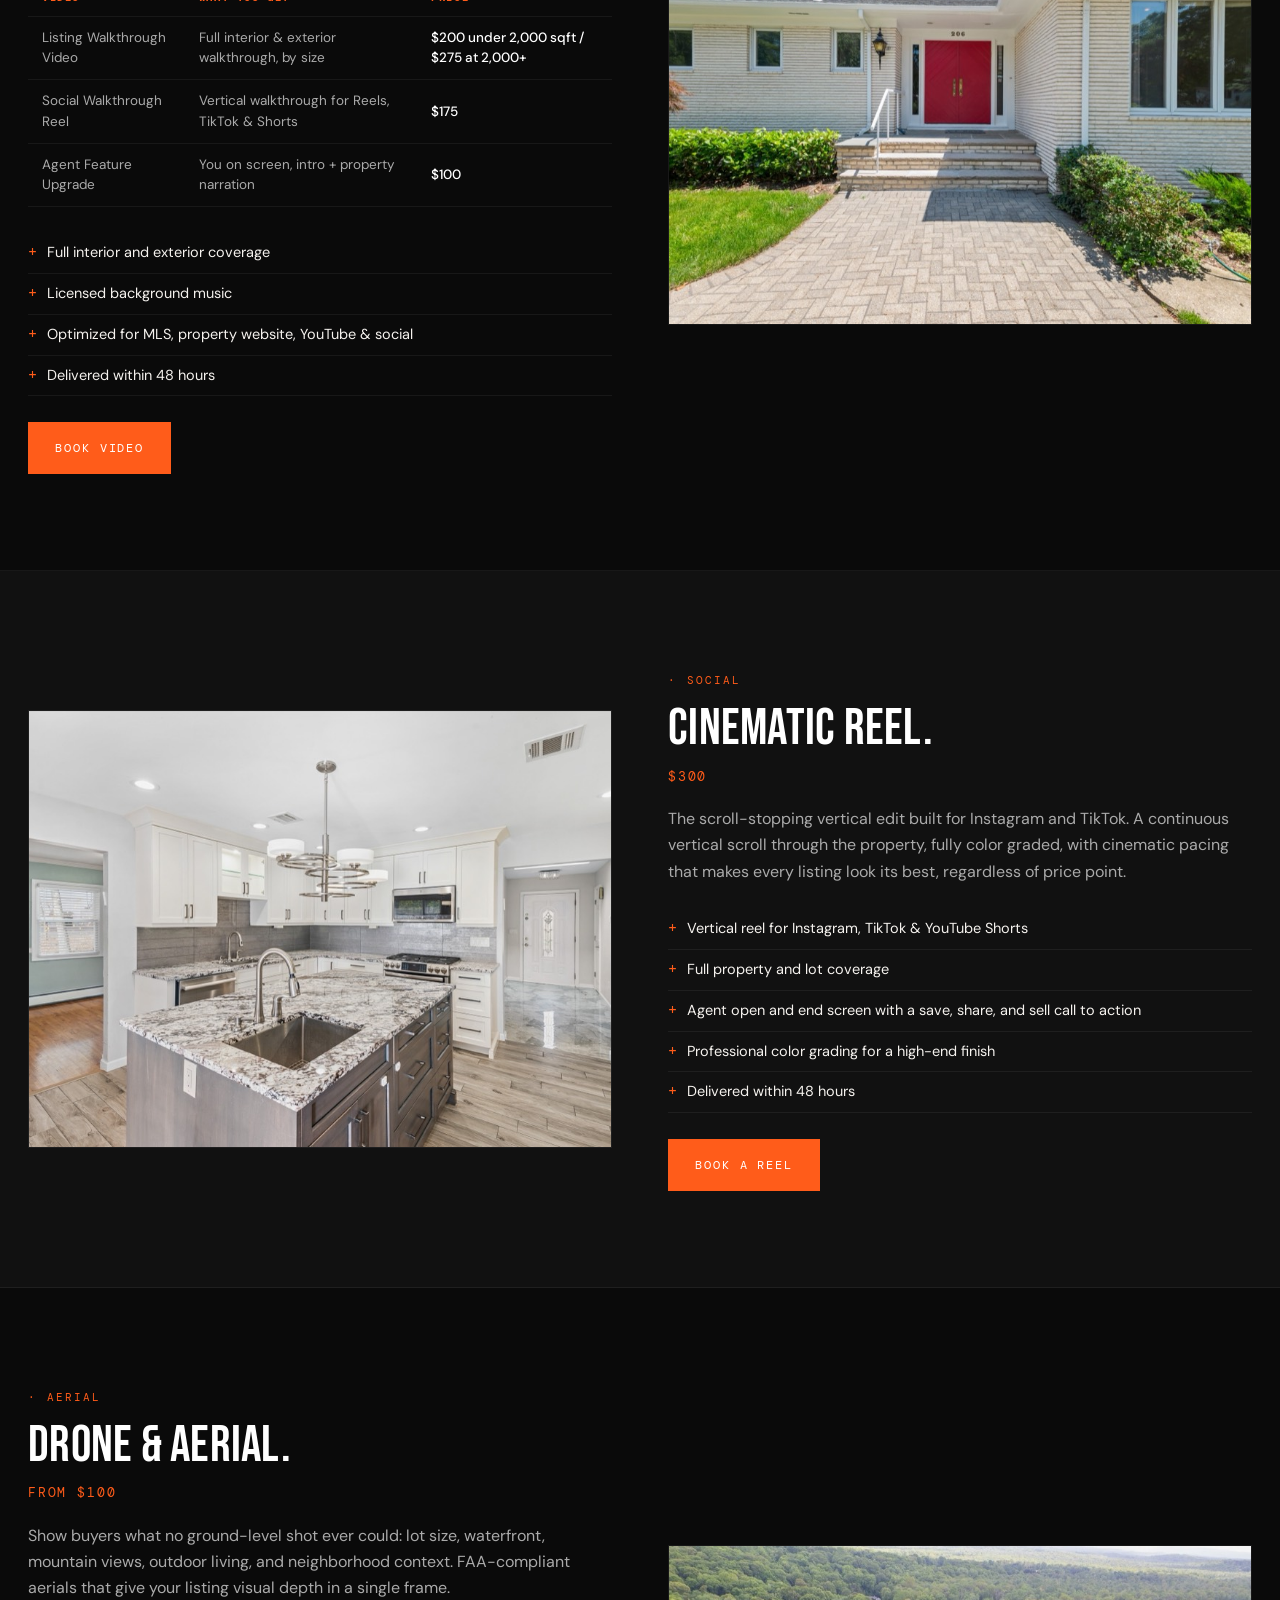
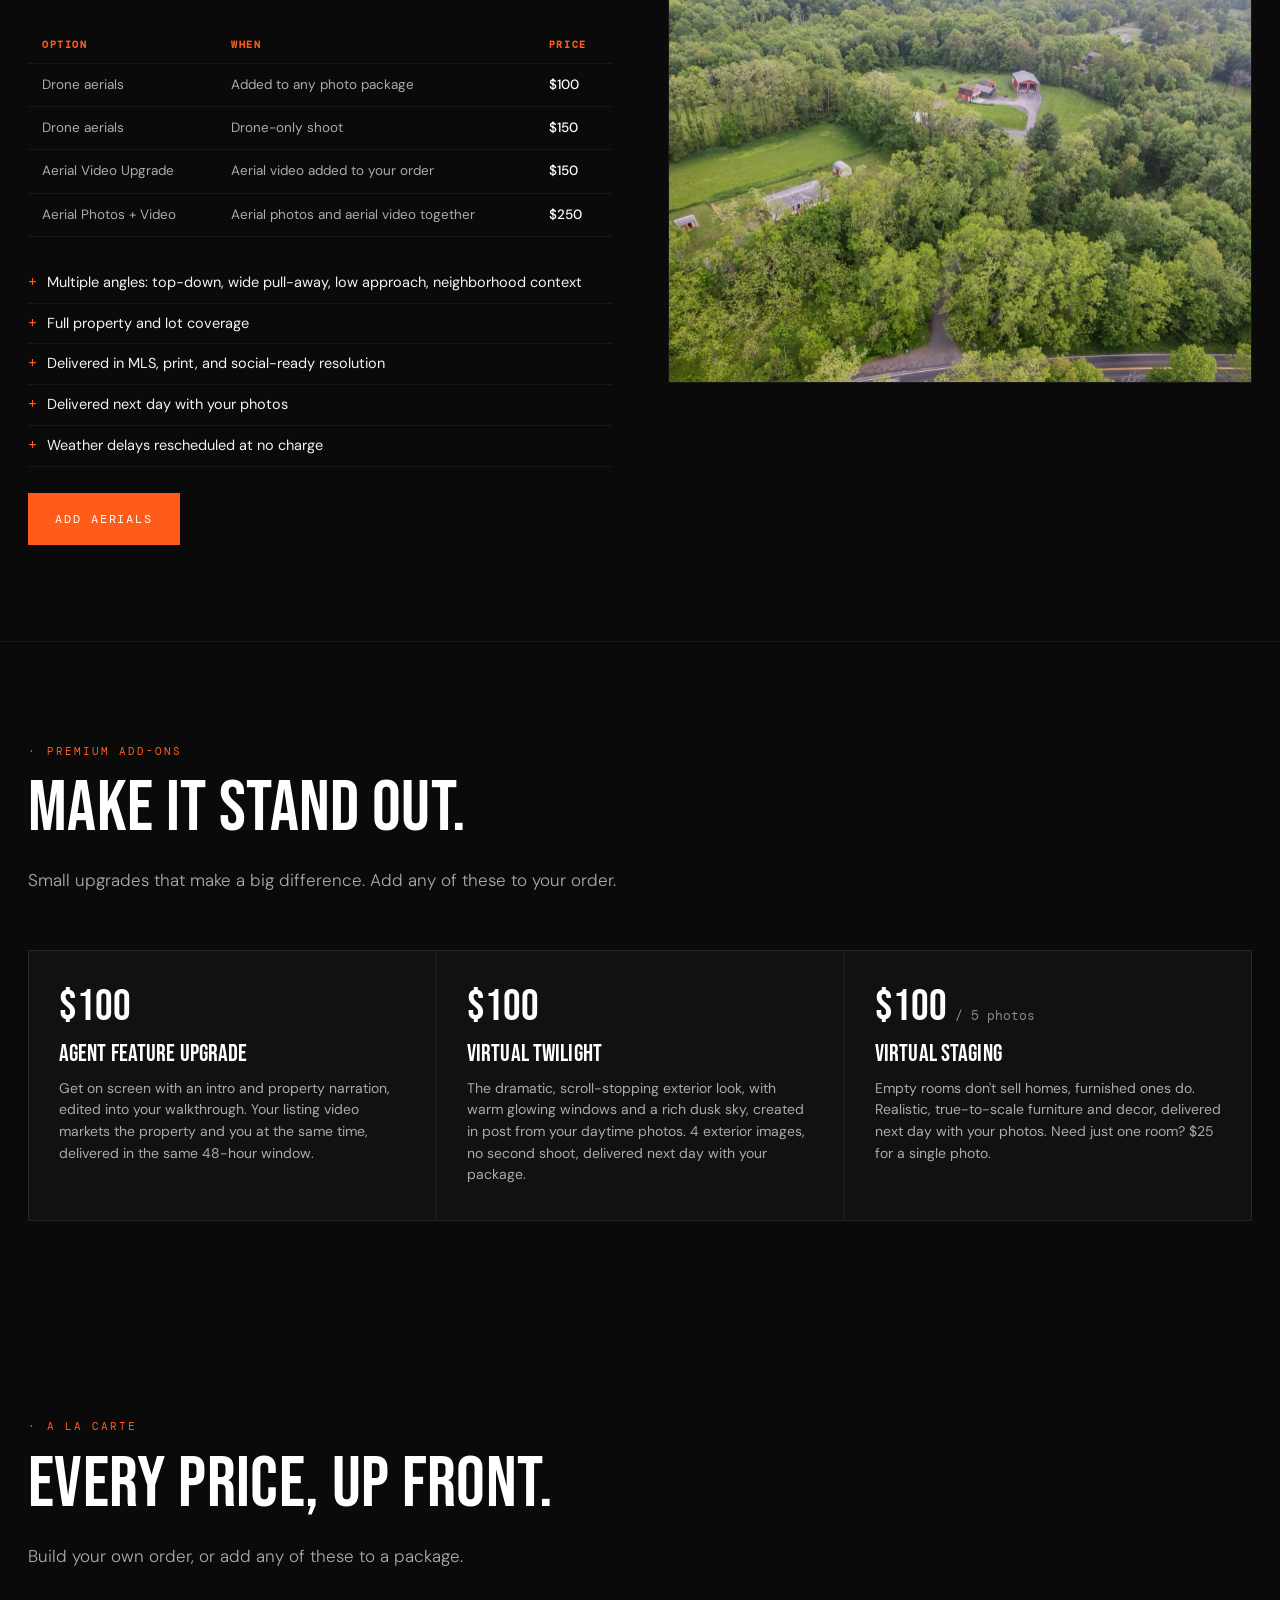
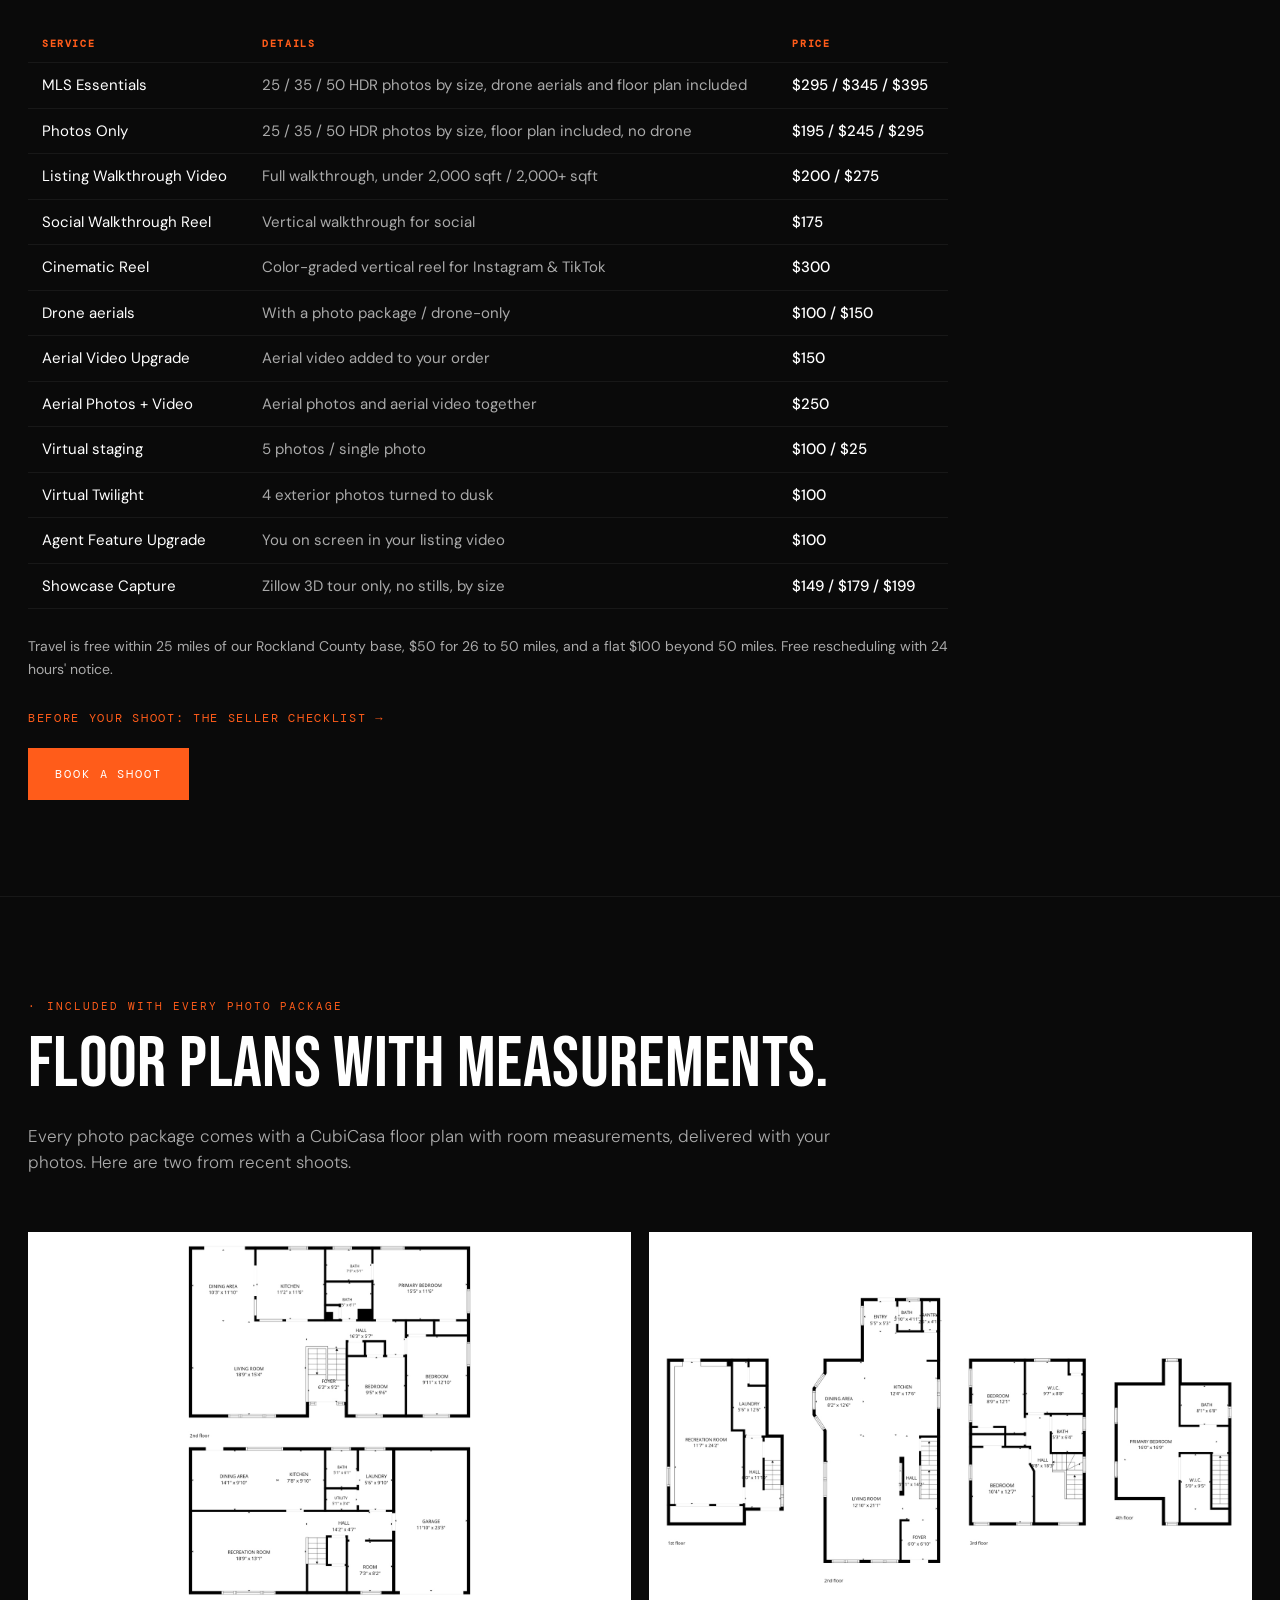
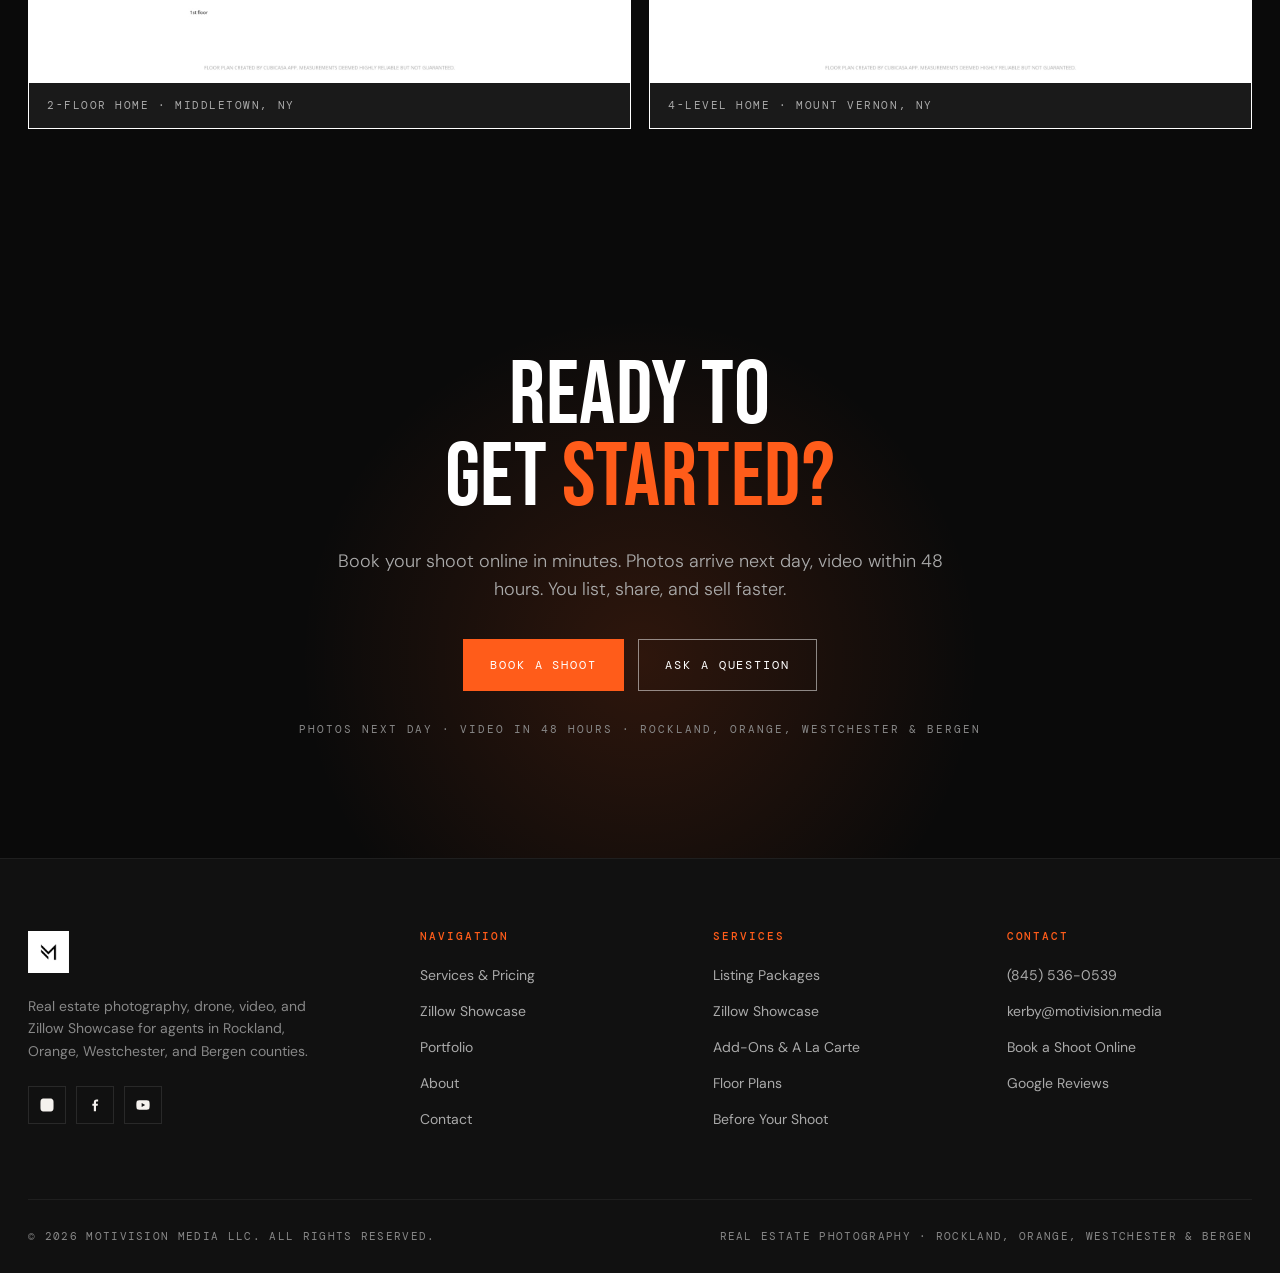
<file: services.html>
<!DOCTYPE html>
<html lang="en">
<head>
<meta charset="UTF-8" />
<meta name="viewport" content="width=device-width, initial-scale=1.0" />
<title>Services & Pricing | Real Estate Photography, Drone & Video | Motivision Media</title>
<meta name="description" content="Real estate media pricing for Rockland, Orange, Westchester, and Bergen County agents: HDR photography from $195, Zillow Showcase from $345, listing video from $200, drone $100, virtual staging, and twilight. Photos next day.">
<link rel="canonical" href="https://motivision.media/services">
<meta property="og:type" content="website">
<meta property="og:title" content="Services &amp; Pricing | Motivision Media">
<meta property="og:description" content="HDR photography from $195, Zillow Showcase from $345, listing video, drone, reels, virtual staging, and twilight. Every price listed up front.">
<meta property="og:image" content="https://motivision.media/images/portfolio/middletown-westminster-kitchen-hdr.jpg">
<meta property="og:url" content="https://motivision.media/services">
<meta name="twitter:card" content="summary_large_image">
<meta name="twitter:title" content="Services &amp; Pricing | Motivision Media">
<meta name="twitter:description" content="HDR photography from $195, Zillow Showcase from $345, listing video, drone, reels, virtual staging, and twilight. Every price listed up front.">
<meta name="twitter:image" content="https://motivision.media/images/portfolio/middletown-westminster-kitchen-hdr.jpg">
<link rel="icon" type="image/png" href="images/motivision-logo.png" />
<link rel="stylesheet" href="assets/styles.css" />
<script src="assets/analytics.js" defer></script>
</head>
<body>

<header class="nav solid" id="nav">
  <div class="container nav-inner">
    <a href="index.html" class="nav-logo" aria-label="Motivision Media home">
      <img src="images/motivision-logo.png" alt="Motivision Media" width="36" height="36" />
    </a>
    <nav aria-label="Main">
      <ul class="nav-links">
        <li><a href="services.html" class="active">Services</a></li>
        <li><a href="showcase.html">Zillow Showcase</a></li>
        <li><a href="portfolio.html">Portfolio</a></li>
        <li><a href="about.html">About</a></li>
        <li><a href="contact.html">Contact</a></li>
      </ul>
    </nav>
    <div class="nav-actions">
      <a href="tel:18455360539" class="nav-phone" aria-label="Call or text (845) 536-0539"><svg viewBox="0 0 24 24" aria-hidden="true"><path d="M6.6 10.8a15.1 15.1 0 0 0 6.6 6.6l2.2-2.2a1 1 0 0 1 1-.25 11.4 11.4 0 0 0 3.6.57 1 1 0 0 1 1 1V20a1 1 0 0 1-1 1A17 17 0 0 1 3 4a1 1 0 0 1 1-1h3.5a1 1 0 0 1 1 1c0 1.25.2 2.45.57 3.57a1 1 0 0 1-.25 1z"/></svg><span>(845) 536-0539</span></a>
      <a href="https://listings.motivision.media/order" class="btn btn-primary btn-small nav-cta">Book a Shoot</a>
      <button class="nav-toggle" id="navToggle" aria-label="Open menu" aria-expanded="false">
        <span></span><span></span><span></span>
      </button>
    </div>
  </div>
</header>

<div class="mobile-menu" id="mobileMenu" aria-hidden="true">
  <a href="services.html">Services</a>
  <a href="showcase.html">Zillow Showcase</a>
  <a href="portfolio.html">Portfolio</a>
  <a href="about.html">About</a>
  <a href="contact.html">Contact</a>
  <a href="tel:18455360539" class="mobile-phone">(845) 536-0539</a>
  <a href="https://listings.motivision.media/order" class="btn btn-primary">Book a Shoot</a>
</div>

<!-- PAGE HERO -->
<section class="page-hero">
  <div class="container page-hero-inner">
    <span class="section-tag reveal">Services &amp; Pricing</span>
    <h1 class="reveal">Everything Your <span class="accent">Listing Needs.</span></h1>
    <p class="reveal">From MLS-ready HDR photography to listing video, drone aerials, and Zillow Showcase 3D tours, every service is built to get your listings noticed and sold faster. Bundle a package or build your own a la carte, with every price listed up front.</p>
  </div>
</section>

<!-- PACKAGES -->
<section class="packages" id="packages">
  <div class="container">
    <div class="section-head reveal">
      <span class="section-tag">Bundled Value</span>
      <h2>Listing Packages.</h2>
      <p>The full marketing kit in one order. Every package includes MLS and print-quality photos, a floor plan with measurements, a branded and unbranded property website, and next day photo delivery.</p>
    </div>
    <div class="packages-grid">

      <article class="pkg-card reveal">
        <div class="pkg-name">Listing Pro</div>
        <h3 class="pkg-title">Pro</h3>
        <div class="pkg-price">$850</div>
        <ul class="pkg-features">
          <li>50 MLS-ready HDR photos (print &amp; digital)</li>
          <li>12 drone aerial shots</li>
          <li>90-second cinematic property video</li>
          <li>Cinematic reel optimized for social media</li>
          <li>Virtual twilight exterior photography</li>
          <li>Floor plan with measurements included</li>
          <li>Branded &amp; unbranded property website</li>
          <li>Website analytics &amp; custom flyer builder</li>
          <li>Photos next day, video within 48 hours</li>
        </ul>
        <a href="https://listings.motivision.media/order" class="btn btn-ghost">Book Listing Pro</a>
      </article>

      <article class="pkg-card featured reveal">
        <span class="pkg-badge">Most Booked</span>
        <div class="pkg-name">Listing Standard</div>
        <h3 class="pkg-title">Standard</h3>
        <div class="pkg-price">$550</div>
        <ul class="pkg-features">
          <li>50 MLS-ready HDR photos (print &amp; digital)</li>
          <li>8 drone aerial shots</li>
          <li>60-second walkthrough video</li>
          <li>Floor plan with measurements included</li>
          <li>Branded &amp; unbranded property website</li>
          <li>Website analytics dashboard</li>
          <li>Photos next day, video within 48 hours</li>
        </ul>
        <a href="https://listings.motivision.media/order" class="btn btn-primary">Book Listing Standard</a>
      </article>

      <article class="pkg-card reveal">
        <div class="pkg-name">MLS Essentials</div>
        <h3 class="pkg-title">Essentials</h3>
        <div class="pkg-price"><span class="from">From</span>$295</div>
        <table class="pkg-tiers" aria-label="MLS Essentials pricing by square footage">
          <tr><td>Under 1,000 sqft · 25 photos</td><td>$295</td></tr>
          <tr><td>1,001 to 2,000 sqft · 35 photos</td><td>$345</td></tr>
          <tr><td>2,001+ sqft · 50 photos</td><td>$395</td></tr>
        </table>
        <p class="pkg-alt">No drone needed? <strong>Photos Only</strong> is $195 / $245 / $295, same photos and floor plan.</p>
        <ul class="pkg-features">
          <li>MLS-ready HDR photos</li>
          <li>Drone aerial photos included</li>
          <li>Floor plan with measurements included</li>
          <li>Branded &amp; unbranded property website</li>
          <li>Website analytics dashboard</li>
          <li>Photos delivered next day</li>
        </ul>
        <a href="https://listings.motivision.media/order" class="btn btn-ghost">Book Essentials</a>
      </article>

    </div>
    <div class="upsell reveal">
      <div class="upsell-head">Most agents add</div>
      <ul class="upsell-list">
        <li><strong>$100</strong>Drone aerials with any photo package</li>
        <li><strong>$100</strong>Virtual staging, 5 photos ($25 for one)</li>
        <li><strong>$100</strong>Virtual twilight, 4 exterior photos</li>
        <li><strong>$175</strong>Social walkthrough reel</li>
      </ul>
    </div>
    <div class="pkg-banner reveal">
      <p>Listing on Zillow Showcase? Photos, 3D tour &amp; floor plan in one visit, from $345.</p>
      <a href="showcase.html">See Showcase Packages →</a>
    </div>
  </div>
</section>

<!-- ZILLOW SHOWCASE (summary; full detail on showcase.html) -->
<section class="svc-detail" id="showcase" style="background:var(--dark);">
  <div class="container">
    <div class="svc-detail-grid">
      <div class="svc-detail-media reveal">
        <img src="images/portfolio/thumbs/mountvernon-beechwood-living-hdr.jpg" alt="HDR living room photographed for a listing, Mount Vernon NY" loading="lazy" />
      </div>
      <div class="svc-detail-body reveal">
        <span class="section-tag">New · Zillow Showcase</span>
        <h2>Zillow Showcase.</h2>
        <span class="svc-price-tag">From $345</span>
        <p>Your Showcase listing, captured in one visit. Invite Motivision through Zillow and we capture the HDR photos, the Zillow 3D Home tour, and the interactive floor plan on shoot day, with photos delivered the next day.</p>
        <table class="price-table">
          <thead><tr><th>Package</th><th>What You Get</th><th>Price</th></tr></thead>
          <tbody>
            <tr><td>Showcase Basic</td><td>Photos + floor plan + Zillow 3D tour, by size</td><td>$345 / $425 / $495</td></tr>
            <tr><td>Showcase Plus</td><td>Basic (50 photos) + 12 drone aerials</td><td>$595</td></tr>
            <tr><td>Showcase Premium</td><td>Plus + 60-sec walkthrough video + Cinematic Reel</td><td>$945</td></tr>
            <tr><td>Showcase Capture</td><td>Zillow 3D tour only, no stills, by size</td><td>$149 / $179 / $199</td></tr>
          </tbody>
        </table>
        <a href="showcase.html" class="btn btn-primary">See How Showcase Works</a>
      </div>
    </div>
  </div>
</section>

<!-- VIDEO -->
<section class="svc-detail" id="video" style="background:var(--black);">
  <div class="container">
    <div class="svc-detail-grid">
      <div class="svc-detail-media reveal">
        <img src="images/portfolio/thumbs/southorange-crestwood-exterior-hdr.jpg" alt="Listing walkthrough video" loading="lazy" />
      </div>
      <div class="svc-detail-body reveal">
        <span class="section-tag">Video</span>
        <h2>Listing Video.</h2>
        <span class="svc-price-tag">From $175</span>
        <p>The listing video that works as hard as your photography. Clean, professionally edited walkthroughs that keep buyers on the listing longer and give it presence across your website, social, and email.</p>
        <table class="price-table">
          <thead><tr><th>Video</th><th>What You Get</th><th>Price</th></tr></thead>
          <tbody>
            <tr><td>Listing Walkthrough Video</td><td>Full interior &amp; exterior walkthrough, by size</td><td>$200 under 2,000 sqft / $275 at 2,000+</td></tr>
            <tr><td>Social Walkthrough Reel</td><td>Vertical walkthrough for Reels, TikTok &amp; Shorts</td><td>$175</td></tr>
            <tr><td>Agent Feature Upgrade</td><td>You on screen, intro + property narration</td><td>$100</td></tr>
          </tbody>
        </table>
        <ul class="svc-list">
          <li>Full interior and exterior coverage</li>
          <li>Licensed background music</li>
          <li>Optimized for MLS, property website, YouTube &amp; social</li>
          <li>Delivered within 48 hours</li>
        </ul>
        <a href="https://listings.motivision.media/order" class="btn btn-primary">Book Video</a>
      </div>
    </div>
  </div>
</section>

<!-- CINEMATIC REEL -->
<section class="svc-detail" id="reels" style="background:var(--dark);">
  <div class="container">
    <div class="svc-detail-grid">
      <div class="svc-detail-media reveal">
        <img src="images/portfolio/thumbs/springvalley-rodman-kitchen-hdr.jpg" alt="Cinematic social media reel" loading="lazy" />
      </div>
      <div class="svc-detail-body reveal">
        <span class="section-tag">Social</span>
        <h2>Cinematic Reel.</h2>
        <span class="svc-price-tag">$300</span>
        <p>The scroll-stopping vertical edit built for Instagram and TikTok. A continuous vertical scroll through the property, fully color graded, with cinematic pacing that makes every listing look its best, regardless of price point.</p>
        <ul class="svc-list">
          <li>Vertical reel for Instagram, TikTok &amp; YouTube Shorts</li>
          <li>Full property and lot coverage</li>
          <li>Agent open and end screen with a save, share, and sell call to action</li>
          <li>Professional color grading for a high-end finish</li>
          <li>Delivered within 48 hours</li>
        </ul>
        <a href="https://listings.motivision.media/order" class="btn btn-primary">Book a Reel</a>
      </div>
    </div>
  </div>
</section>

<!-- AERIAL -->
<section class="svc-detail" id="aerial" style="background:var(--black);">
  <div class="container">
    <div class="svc-detail-grid">
      <div class="svc-detail-media reveal">
        <img src="images/portfolio/thumbs/wallkill-forest-drone.jpg" alt="Drone aerial photography, Wallkill NY" loading="lazy" />
      </div>
      <div class="svc-detail-body reveal">
        <span class="section-tag">Aerial</span>
        <h2>Drone &amp; Aerial.</h2>
        <span class="svc-price-tag">From $100</span>
        <p>Show buyers what no ground-level shot ever could: lot size, waterfront, mountain views, outdoor living, and neighborhood context. FAA-compliant aerials that give your listing visual depth in a single frame.</p>
        <table class="price-table">
          <thead><tr><th>Option</th><th>When</th><th>Price</th></tr></thead>
          <tbody>
            <tr><td>Drone aerials</td><td>Added to any photo package</td><td>$100</td></tr>
            <tr><td>Drone aerials</td><td>Drone-only shoot</td><td>$150</td></tr>
            <tr><td>Aerial Video Upgrade</td><td>Aerial video added to your order</td><td>$150</td></tr>
            <tr><td>Aerial Photos + Video</td><td>Aerial photos and aerial video together</td><td>$250</td></tr>
          </tbody>
        </table>
        <ul class="svc-list">
          <li>Multiple angles: top-down, wide pull-away, low approach, neighborhood context</li>
          <li>Full property and lot coverage</li>
          <li>Delivered in MLS, print, and social-ready resolution</li>
          <li>Delivered next day with your photos</li>
          <li>Weather delays rescheduled at no charge</li>
        </ul>
        <a href="https://listings.motivision.media/order" class="btn btn-primary">Add Aerials</a>
      </div>
    </div>
  </div>
</section>

<!-- ENHANCEMENTS / ADD-ONS -->
<section class="packages" id="enhancements">
  <div class="container">
    <div class="section-head reveal">
      <span class="section-tag">Premium Add-Ons</span>
      <h2>Make It Stand Out.</h2>
      <p>Small upgrades that make a big difference. Add any of these to your order.</p>
    </div>
    <div class="addons-grid">

      <div class="addon-card reveal">
        <div class="addon-price">$100</div>
        <h3>Agent Feature Upgrade</h3>
        <p>Get on screen with an intro and property narration, edited into your walkthrough. Your listing video markets the property and you at the same time, delivered in the same 48-hour window.</p>
      </div>

      <div class="addon-card reveal">
        <div class="addon-price">$100</div>
        <h3>Virtual Twilight</h3>
        <p>The dramatic, scroll-stopping exterior look, with warm glowing windows and a rich dusk sky, created in post from your daytime photos. 4 exterior images, no second shoot, delivered next day with your package.</p>
      </div>

      <div class="addon-card reveal">
        <div class="addon-price">$100<small style="font-family:var(--font-mono);font-size:13px;color:var(--gray);"> / 5 photos</small></div>
        <h3>Virtual Staging</h3>
        <p>Empty rooms don't sell homes, furnished ones do. Realistic, true-to-scale furniture and decor, delivered next day with your photos. Need just one room? $25 for a single photo.</p>
      </div>

    </div>
  </div>
</section>

<!-- FULL A LA CARTE PRICE LIST -->
<section class="svc-detail" id="a-la-carte" style="background:var(--black);">
  <div class="container">
    <div class="section-head reveal">
      <span class="section-tag">A La Carte</span>
      <h2>Every Price, Up Front.</h2>
      <p>Build your own order, or add any of these to a package.</p>
    </div>
    <div class="price-list reveal">
      <table class="price-table">
        <thead><tr><th>Service</th><th>Details</th><th>Price</th></tr></thead>
        <tbody>
          <tr><td>MLS Essentials</td><td>25 / 35 / 50 HDR photos by size, drone aerials and floor plan included</td><td>$295 / $345 / $395</td></tr>
          <tr><td>Photos Only</td><td>25 / 35 / 50 HDR photos by size, floor plan included, no drone</td><td>$195 / $245 / $295</td></tr>
          <tr><td>Listing Walkthrough Video</td><td>Full walkthrough, under 2,000 sqft / 2,000+ sqft</td><td>$200 / $275</td></tr>
          <tr><td>Social Walkthrough Reel</td><td>Vertical walkthrough for social</td><td>$175</td></tr>
          <tr><td>Cinematic Reel</td><td>Color-graded vertical reel for Instagram &amp; TikTok</td><td>$300</td></tr>
          <tr><td>Drone aerials</td><td>With a photo package / drone-only</td><td>$100 / $150</td></tr>
          <tr><td>Aerial Video Upgrade</td><td>Aerial video added to your order</td><td>$150</td></tr>
          <tr><td>Aerial Photos + Video</td><td>Aerial photos and aerial video together</td><td>$250</td></tr>
          <tr><td>Virtual staging</td><td>5 photos / single photo</td><td>$100 / $25</td></tr>
          <tr><td>Virtual Twilight</td><td>4 exterior photos turned to dusk</td><td>$100</td></tr>
          <tr><td>Agent Feature Upgrade</td><td>You on screen in your listing video</td><td>$100</td></tr>
          <tr><td>Showcase Capture</td><td>Zillow 3D tour only, no stills, by size</td><td>$149 / $179 / $199</td></tr>
        </tbody>
      </table>
      <p style="color:var(--gray-light);font-size:14px;line-height:1.65;">Travel is free within 25 miles of our Rockland County base, $50 for 26 to 50 miles, and a flat $100 beyond 50 miles. Free rescheduling with 24 hours' notice.</p>
    </div>
    <div class="pf-footer reveal" style="margin-top:28px;">
      <a class="text-link" href="prep.html">Before your shoot: the seller checklist →</a>
      <a href="https://listings.motivision.media/order" class="btn btn-primary">Book a Shoot</a>
    </div>
  </div>
</section>

<!-- FLOOR PLAN SAMPLES -->
<section class="packages" id="floor-plans">
  <div class="container">
    <div class="section-head reveal">
      <span class="section-tag">Included With Every Photo Package</span>
      <h2>Floor Plans With Measurements.</h2>
      <p>Every photo package comes with a CubiCasa floor plan with room measurements, delivered with your photos. Here are two from recent shoots.</p>
    </div>
    <div class="fp-grid">
      <a class="fp-card reveal" href="images/floorplans/middletown-floorplan.jpg" target="_blank" rel="noopener">
        <img src="images/floorplans/middletown-floorplan.jpg" alt="Two-floor plan with room measurements, Middletown NY listing" loading="lazy" width="1600" height="1200" />
        <div class="fp-cap">2-floor home · Middletown, NY</div>
      </a>
      <a class="fp-card reveal" href="images/floorplans/mountvernon-floorplan.jpg" target="_blank" rel="noopener">
        <img src="images/floorplans/mountvernon-floorplan.jpg" alt="Four-level floor plan with room measurements, Mount Vernon NY listing" loading="lazy" width="1600" height="1200" />
        <div class="fp-cap">4-level home · Mount Vernon, NY</div>
      </a>
    </div>
  </div>
</section>

<!-- FINAL CTA -->
<section class="final-cta">
  <div class="container">
    <h2 class="reveal">
      <span class="line">Ready to</span>
      <span class="line">Get <span style="color:var(--orange);">Started?</span></span>
    </h2>
    <p class="reveal">Book your shoot online in minutes. Photos arrive next day, video within 48 hours. You list, share, and sell faster.</p>
    <div class="final-cta-buttons reveal">
      <a href="https://listings.motivision.media/order" class="btn btn-primary">Book a Shoot</a>
      <a href="contact.html" class="btn btn-ghost">Ask a Question</a>
    </div>
    <div class="final-cta-meta reveal">Photos Next Day · Video in 48 Hours · Rockland, Orange, Westchester &amp; Bergen</div>
  </div>
</section>

<!-- FOOTER -->
<footer class="footer">
  <div class="container">
    <div class="footer-top">
      <div class="footer-brand">
        <img src="images/motivision-logo.png" alt="Motivision Media" width="42" height="42" loading="lazy" />
        <p>Real estate photography, drone, video, and Zillow Showcase for agents in Rockland, Orange, Westchester, and Bergen counties.</p>
        <div class="footer-socials">
          <a href="https://www.instagram.com/motivisionmedia/" target="_blank" rel="noopener" aria-label="Instagram">
            <svg viewBox="0 0 24 24"><path d="M12 2.2c3.2 0 3.6 0 4.85.07 1.17.05 1.8.25 2.22.41.56.22.96.48 1.38.9.42.42.68.82.9 1.38.16.42.36 1.05.41 2.22.06 1.25.07 1.65.07 4.85s-.01 3.6-.07 4.85c-.05 1.17-.25 1.8-.41 2.22-.22.56-.48.96-.9 1.38-.42.42-.82.68-1.38.9-.42.16-1.05.36-2.22.41-1.25.06-1.65.07-4.85.07s-3.6-.01-4.85-.07c-1.17-.05-1.8-.25-2.22-.41a3.7 3.7 0 0 1-1.38-.9 3.7 3.7 0 0 1-.9-1.38c-.16-.42-.36-1.05-.41-2.22C2.21 15.6 2.2 15.2 2.2 12s.01-3.6.07-4.85c.05-1.17.25-1.8.41-2.22.22-.56.48-.96.9-1.38.42-.42.82-.68 1.38-.9.42-.16 1.05-.36 2.22-.41C8.4 2.21 8.8 2.2 12 2.2z"/></svg>
          </a>
          <a href="https://www.facebook.com/profile.php?id=61557155624938" target="_blank" rel="noopener" aria-label="Facebook">
            <svg viewBox="0 0 24 24"><path d="M13.5 21.5v-8.25H16l.4-3.13H13.5V8.1c0-.9.25-1.5 1.55-1.5h1.65V3.8a23.6 23.6 0 0 0-2.41-.12c-2.39 0-4.03 1.46-4.03 4.15v2.3H8v3.12h2.27v8.25h3.23z"/></svg>
          </a>
          <a href="https://www.youtube.com/@MOTIVISIONMEDIA" target="_blank" rel="noopener" aria-label="YouTube">
            <svg viewBox="0 0 24 24"><path d="M21.6 7.2a2.5 2.5 0 0 0-1.75-1.77C18.27 5 12 5 12 5s-6.27 0-7.85.43A2.5 2.5 0 0 0 2.4 7.2 26.2 26.2 0 0 0 2 12c0 1.6.13 3.2.4 4.8a2.5 2.5 0 0 0 1.75 1.77C5.73 19 12 19 12 19s6.27 0 7.85-.43a2.5 2.5 0 0 0 1.75-1.77c.27-1.6.4-3.2.4-4.8 0-1.6-.13-3.2-.4-4.8zM10 15V9l5.2 3-5.2 3z"/></svg>
          </a>
        </div>
      </div>

      <div class="footer-col">
        <h4>Navigation</h4>
        <ul>
          <li><a href="services.html">Services &amp; Pricing</a></li>
          <li><a href="showcase.html">Zillow Showcase</a></li>
          <li><a href="portfolio.html">Portfolio</a></li>
          <li><a href="about.html">About</a></li>
          <li><a href="contact.html">Contact</a></li>
        </ul>
      </div>

      <div class="footer-col">
        <h4>Services</h4>
        <ul>
          <li><a href="services.html#packages">Listing Packages</a></li>
          <li><a href="showcase.html">Zillow Showcase</a></li>
          <li><a href="services.html#a-la-carte">Add-Ons &amp; A La Carte</a></li>
          <li><a href="services.html#floor-plans">Floor Plans</a></li>
          <li><a href="prep.html">Before Your Shoot</a></li>
        </ul>
      </div>

      <div class="footer-col">
        <h4>Contact</h4>
        <ul>
          <li><a href="tel:18455360539">(845) 536-0539</a></li>
          <li><a href="mailto:kerby@motivision.media">kerby@motivision.media</a></li>
          <li><a href="https://listings.motivision.media/order">Book a Shoot Online</a></li>
          <li><a href="https://g.page/r/CZROXgMKTheQEAE" target="_blank" rel="noopener">Google Reviews</a></li>
        </ul>
      </div>
    </div>

    <div class="footer-bottom">
      <div>© 2026 Motivision Media LLC. All rights reserved.</div>
      <div>Real Estate Photography · Rockland, Orange, Westchester &amp; Bergen</div>
    </div>
  </div>
</footer>

<script src="assets/main.js"></script>
</body>
</html>
</file>
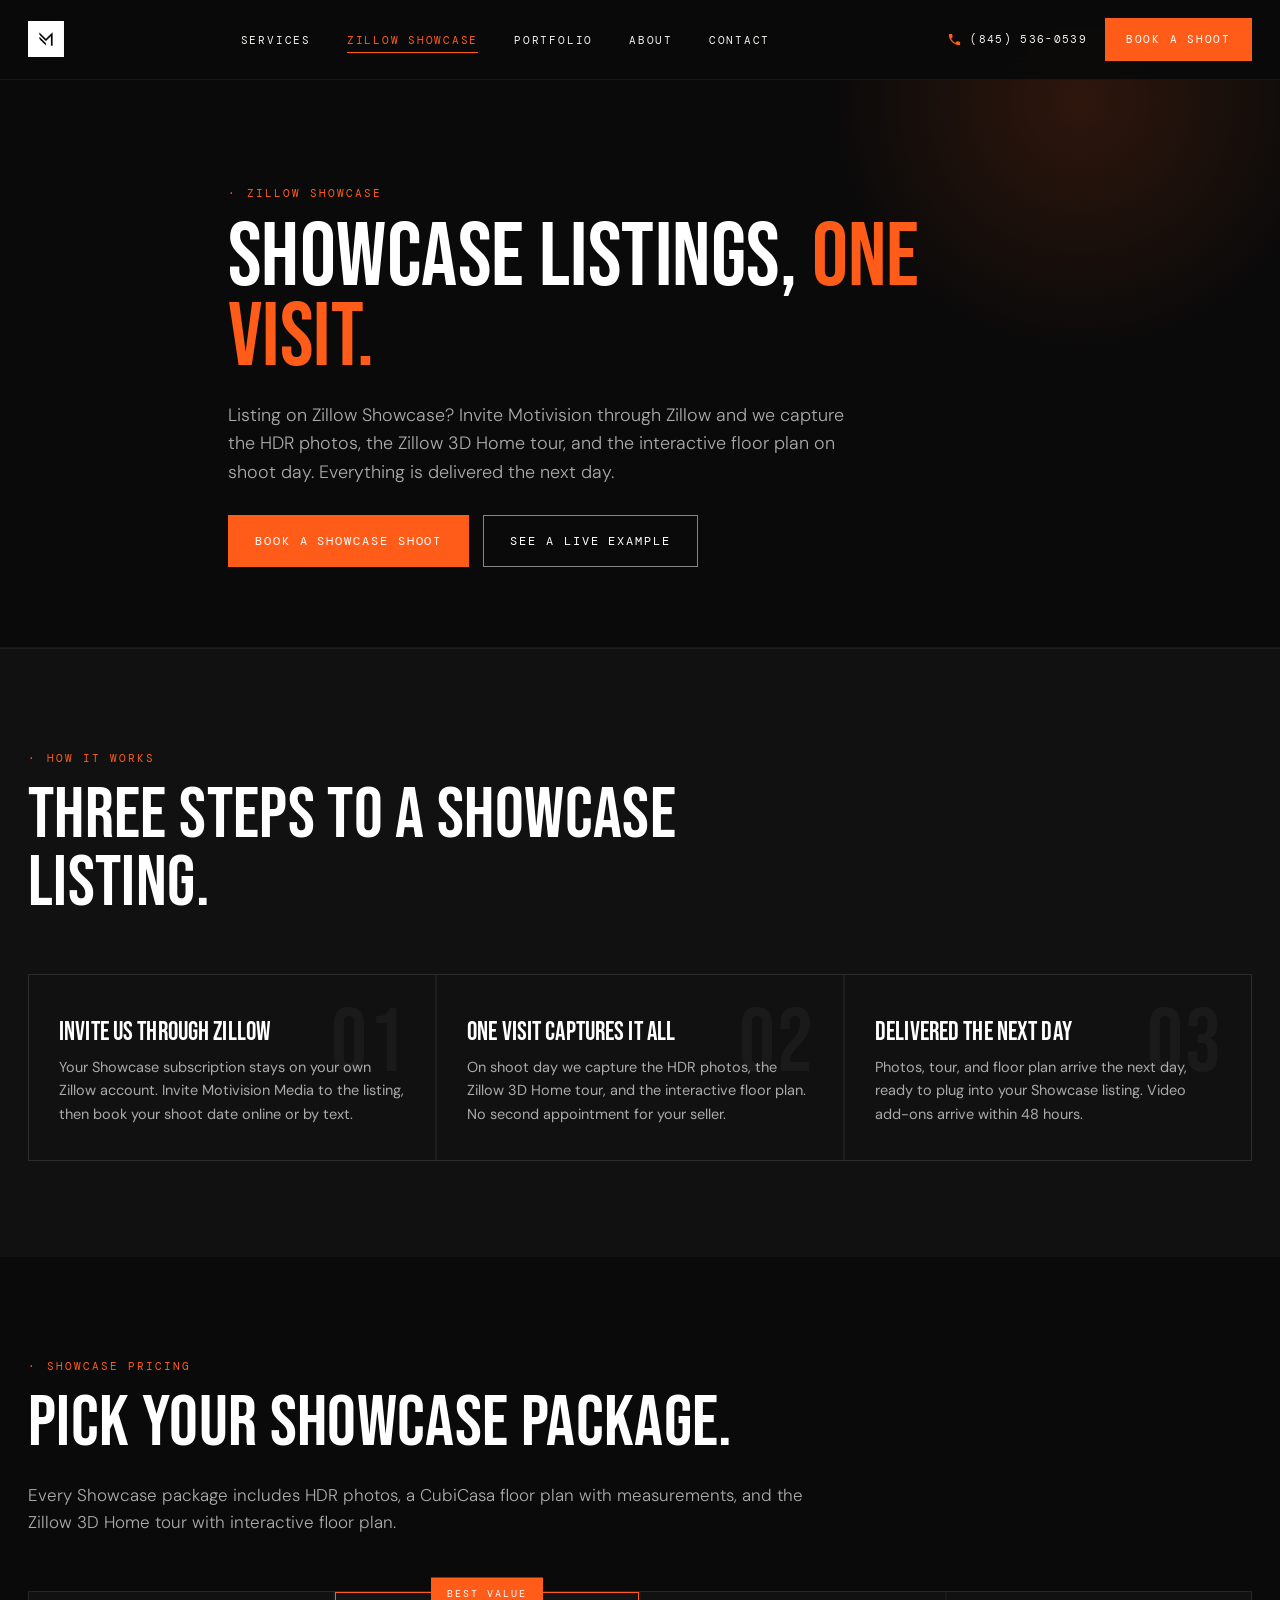
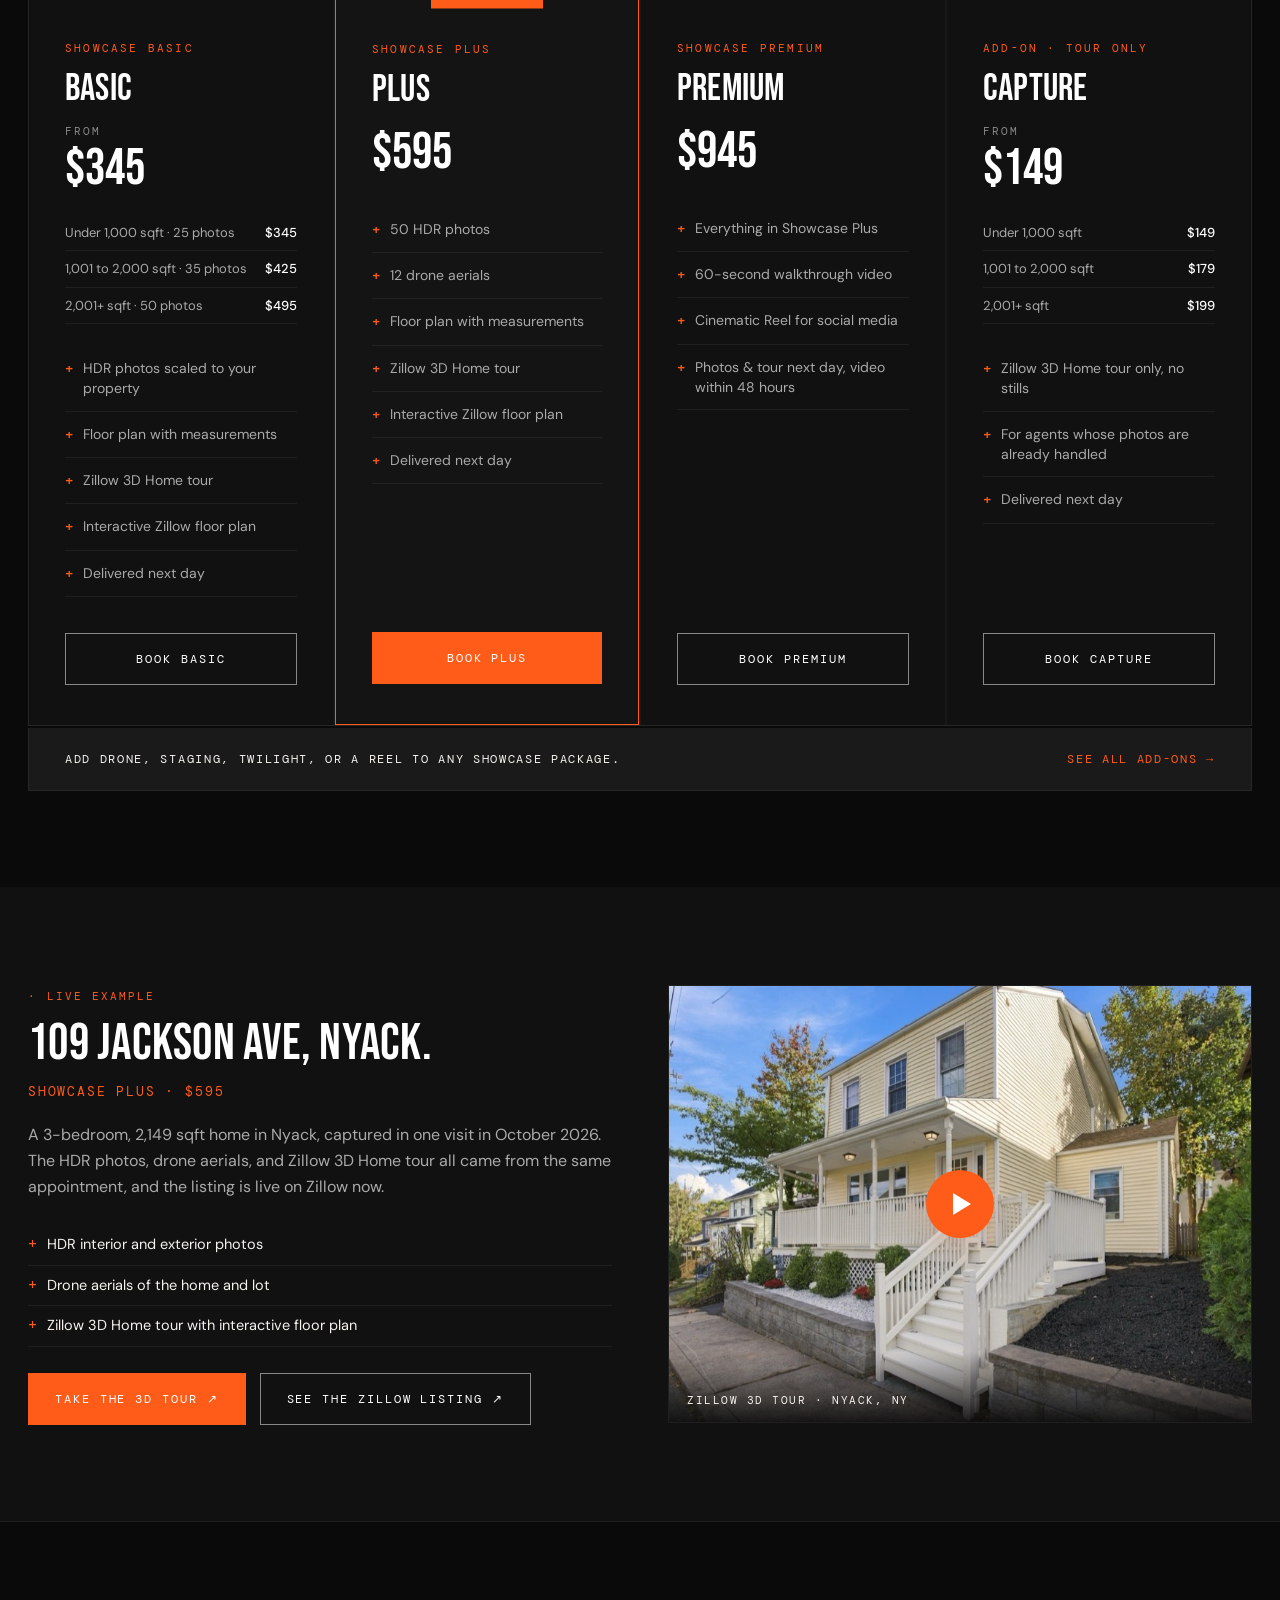
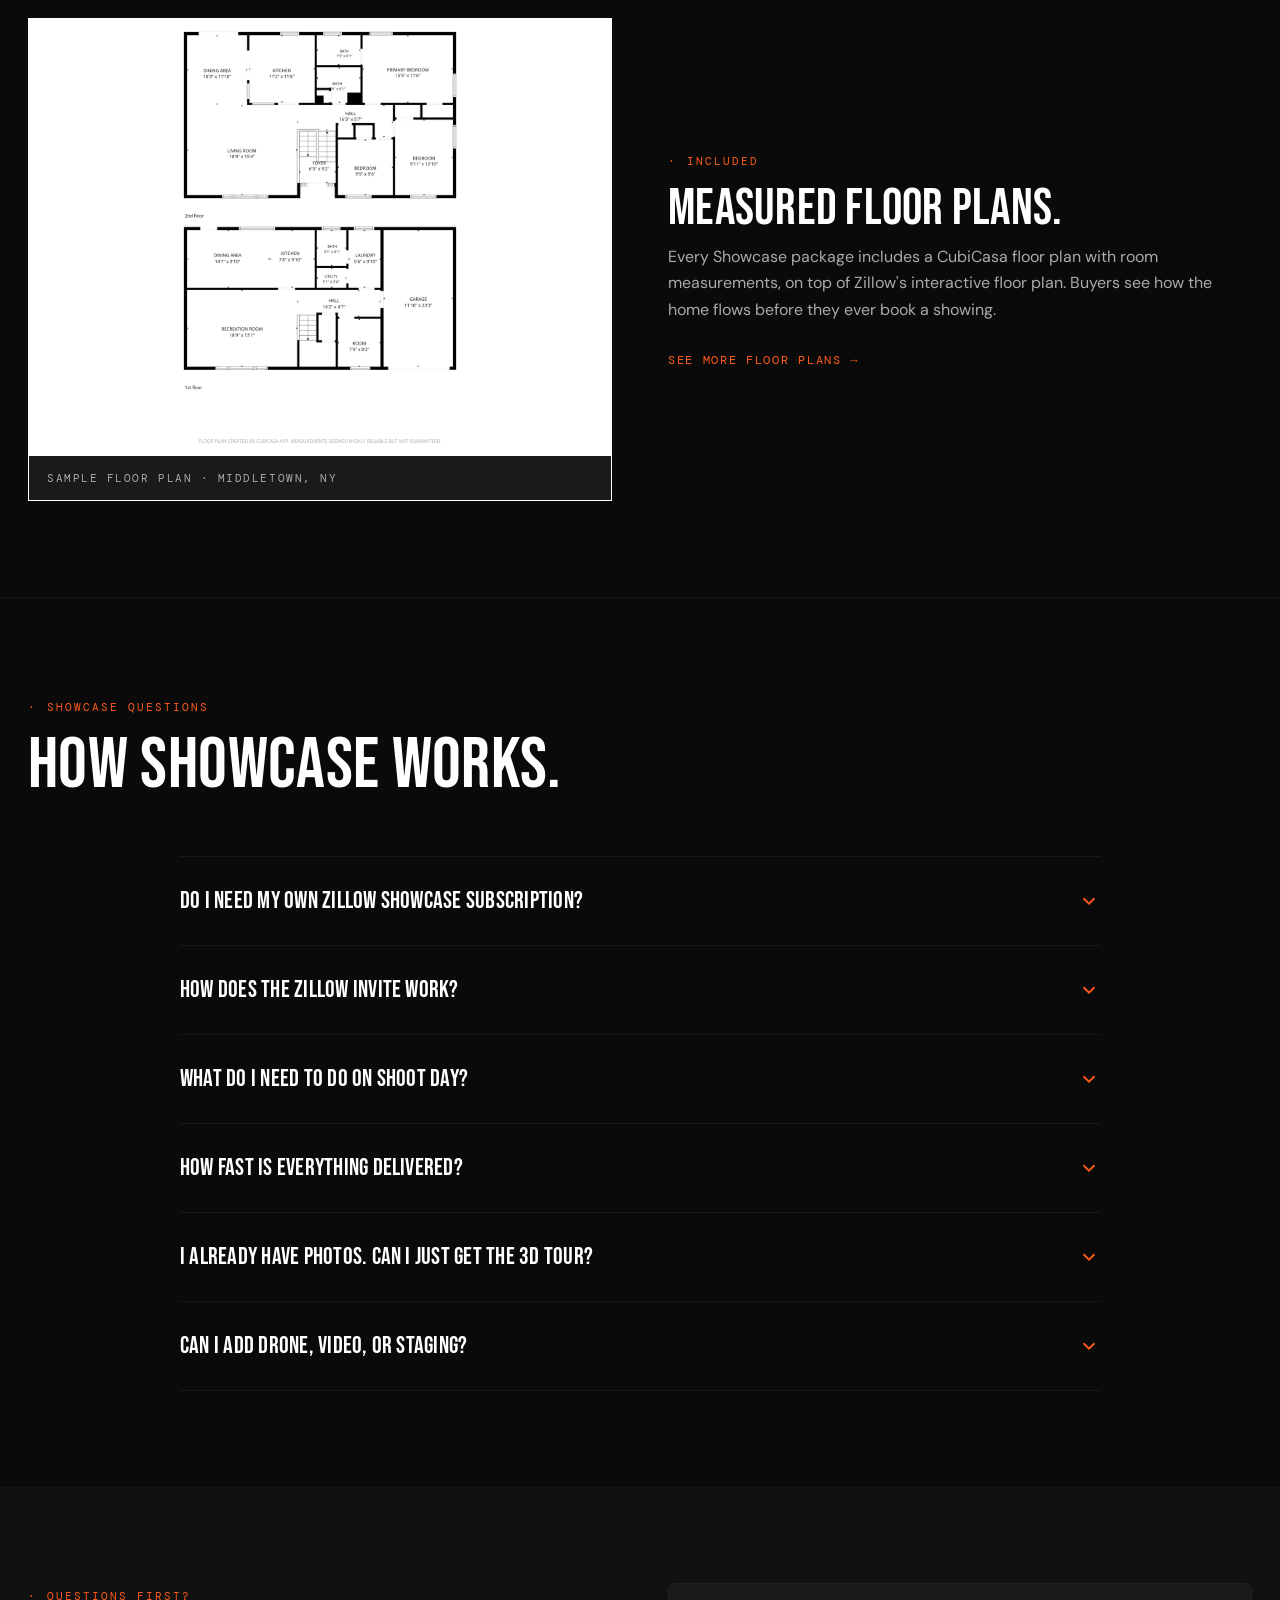
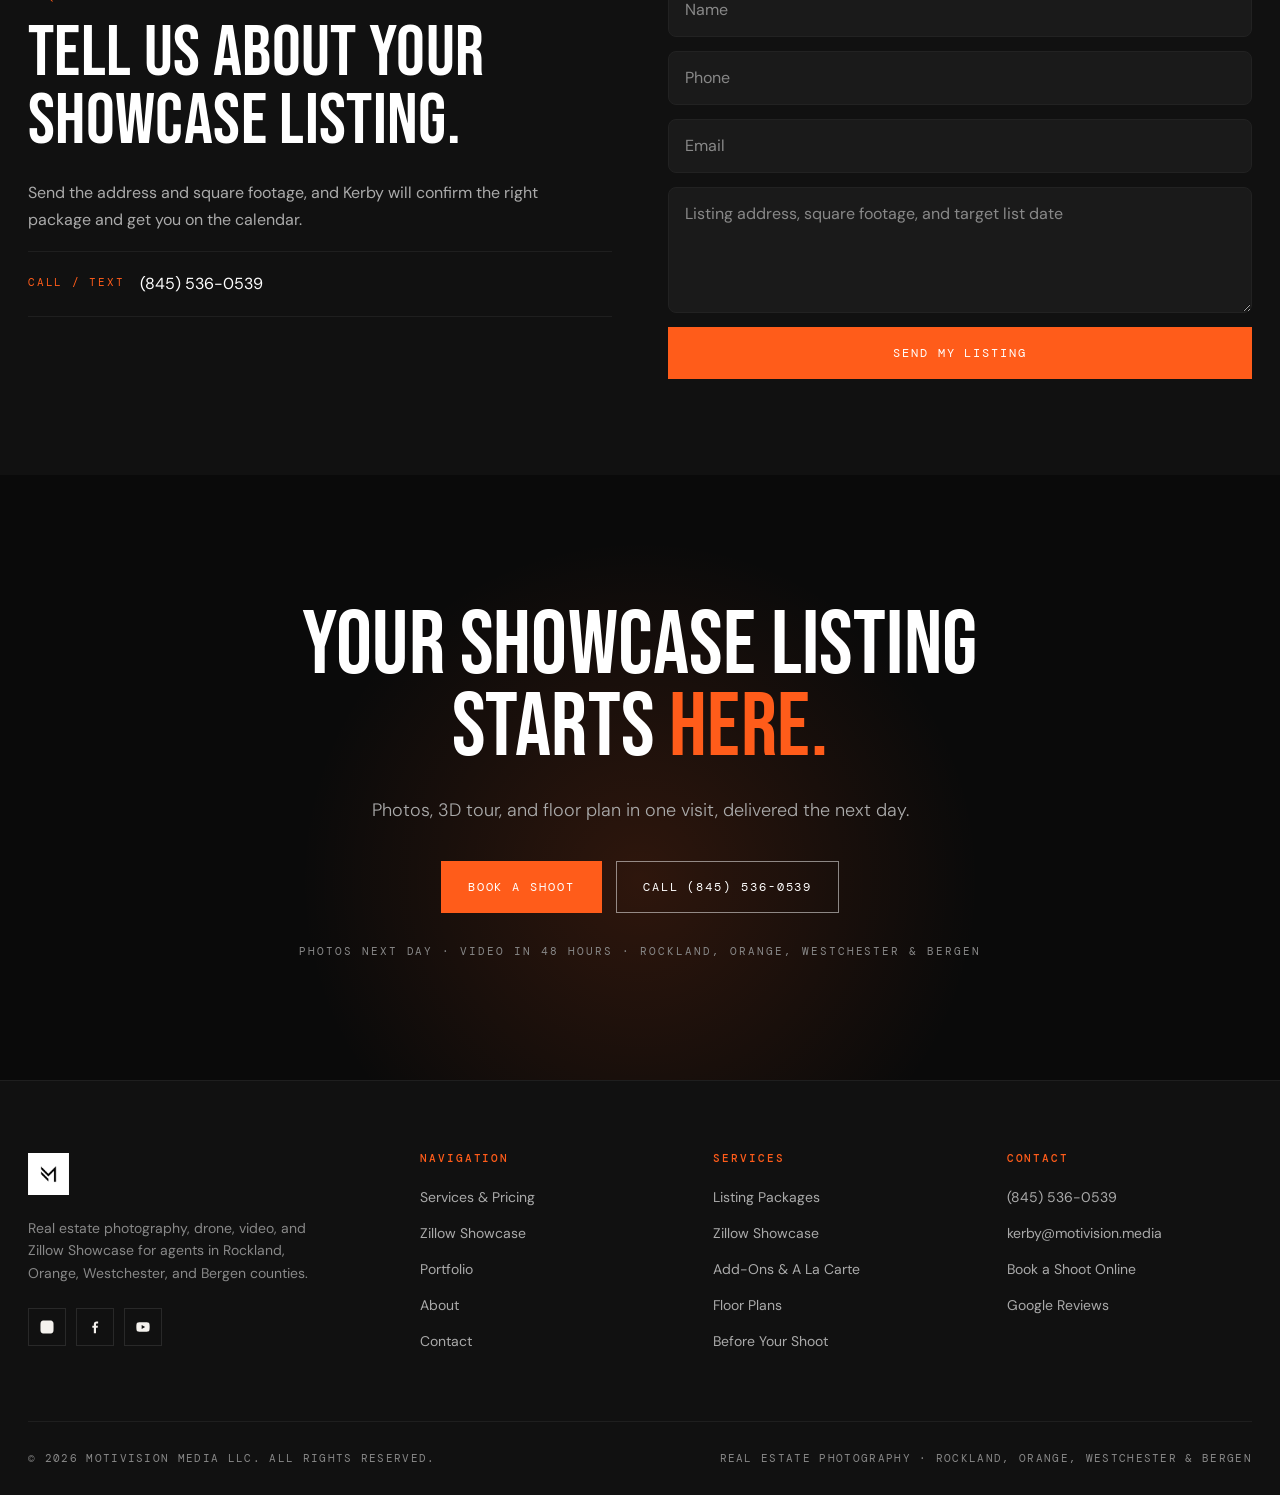
<file: showcase.html>
<!DOCTYPE html>
<html lang="en">
<head>
<meta charset="UTF-8" />
<meta name="viewport" content="width=device-width, initial-scale=1.0" />
<title>Zillow Showcase Photographer | Rockland, Orange & Westchester NY | Motivision Media</title>
<meta name="description" content="Zillow Showcase photos, Zillow 3D Home tour, and interactive floor plan captured in one visit. Packages from $345, delivered next day. Serving Rockland, Orange, Westchester, and Bergen County agents.">
<link rel="canonical" href="https://motivision.media/showcase">
<meta property="og:type" content="website">
<meta property="og:title" content="Zillow Showcase Photographer | Rockland, Orange & Westchester NY | Motivision Media">
<meta property="og:description" content="Zillow Showcase photos, Zillow 3D Home tour, and interactive floor plan captured in one visit. Packages from $345, delivered next day. Serving Rockland, Orange, Westchester, and Bergen County agents.">
<meta property="og:image" content="https://motivision.media/images/portfolio/mountvernon-beechwood-living-hdr.jpg">
<meta property="og:url" content="https://motivision.media/showcase">
<meta name="twitter:card" content="summary_large_image">
<meta name="twitter:title" content="Zillow Showcase Photographer | Rockland, Orange & Westchester NY | Motivision Media">
<meta name="twitter:description" content="Zillow Showcase photos, Zillow 3D Home tour, and interactive floor plan captured in one visit. Packages from $345, delivered next day. Serving Rockland, Orange, Westchester, and Bergen County agents.">
<meta name="twitter:image" content="https://motivision.media/images/portfolio/mountvernon-beechwood-living-hdr.jpg">
<link rel="icon" type="image/png" href="images/motivision-logo.png" />
<script type="application/ld+json">
[
  {
    "@context": "https://schema.org",
    "@type": "Service",
    "name": "Zillow Showcase photography and 3D tour",
    "provider": {
      "@type": "LocalBusiness",
      "name": "Motivision Media",
      "telephone": "+18455360539",
      "url": "https://motivision.media"
    },
    "areaServed": [
      "Rockland County, NY",
      "Orange County, NY",
      "Westchester County, NY",
      "Bergen County, NJ"
    ],
    "offers": [
      {
        "@type": "Offer",
        "name": "Showcase Basic",
        "price": "345",
        "priceCurrency": "USD"
      },
      {
        "@type": "Offer",
        "name": "Showcase Plus",
        "price": "595",
        "priceCurrency": "USD"
      },
      {
        "@type": "Offer",
        "name": "Showcase Premium",
        "price": "945",
        "priceCurrency": "USD"
      },
      {
        "@type": "Offer",
        "name": "Showcase Capture",
        "price": "149",
        "priceCurrency": "USD"
      }
    ]
  },
  {
    "@context": "https://schema.org",
    "@type": "FAQPage",
    "mainEntity": [
      {
        "@type": "Question",
        "name": "Do I need my own Zillow Showcase subscription?",
        "acceptedAnswer": {
          "@type": "Answer",
          "text": "Yes. Showcase stays on your own Zillow account. Motivision handles the shooting and delivery, so the listing, the tour, and the lead flow all stay yours."
        }
      },
      {
        "@type": "Question",
        "name": "How does the Zillow invite work?",
        "acceptedAnswer": {
          "@type": "Answer",
          "text": "Once your listing is set up for Showcase, invite Motivision Media to capture it through Zillow. Then book your shoot date with us. Not sure where to click? Call or text (845) 536-0539 and we will walk you through it."
        }
      },
      {
        "@type": "Question",
        "name": "What do I need to do on shoot day?",
        "acceptedAnswer": {
          "@type": "Answer",
          "text": "Make sure we can get in and the home is ready to photograph. The 3D tour captures every room, so the before-your-shoot checklist matters even more for Showcase. Send it to your seller ahead of time."
        }
      },
      {
        "@type": "Question",
        "name": "How fast is everything delivered?",
        "acceptedAnswer": {
          "@type": "Answer",
          "text": "Everything is delivered the next day: the photos, the Zillow 3D tour, and the interactive floor plan, ready to plug into your Showcase listing. If you add a walkthrough video or reel, that arrives within 48 hours."
        }
      },
      {
        "@type": "Question",
        "name": "I already have photos. Can I just get the 3D tour?",
        "acceptedAnswer": {
          "@type": "Answer",
          "text": "Yes. Showcase Capture is the Zillow 3D tour only, with no stills: $149 under 1,000 sqft, $179 for 1,001 to 2,000 sqft, and $199 for 2,001+ sqft."
        }
      },
      {
        "@type": "Question",
        "name": "Can I add drone, video, or staging?",
        "acceptedAnswer": {
          "@type": "Answer",
          "text": "Yes. Showcase Plus adds 12 drone aerials and Showcase Premium adds a walkthrough video and a Cinematic Reel. Any add-on, like virtual staging or virtual twilight, can be added to any Showcase package."
        }
      }
    ]
  }
]
</script>
<link rel="stylesheet" href="assets/styles.css" />
<script src="assets/analytics.js" defer></script>
</head>
<body>

<header class="nav solid" id="nav">
  <div class="container nav-inner">
    <a href="index.html" class="nav-logo" aria-label="Motivision Media home">
      <img src="images/motivision-logo.png" alt="Motivision Media" width="36" height="36" />
    </a>
    <nav aria-label="Main">
      <ul class="nav-links">
        <li><a href="services.html">Services</a></li>
        <li><a href="showcase.html" class="active">Zillow Showcase</a></li>
        <li><a href="portfolio.html">Portfolio</a></li>
        <li><a href="about.html">About</a></li>
        <li><a href="contact.html">Contact</a></li>
      </ul>
    </nav>
    <div class="nav-actions">
      <a href="tel:18455360539" class="nav-phone" aria-label="Call or text (845) 536-0539"><svg viewBox="0 0 24 24" aria-hidden="true"><path d="M6.6 10.8a15.1 15.1 0 0 0 6.6 6.6l2.2-2.2a1 1 0 0 1 1-.25 11.4 11.4 0 0 0 3.6.57 1 1 0 0 1 1 1V20a1 1 0 0 1-1 1A17 17 0 0 1 3 4a1 1 0 0 1 1-1h3.5a1 1 0 0 1 1 1c0 1.25.2 2.45.57 3.57a1 1 0 0 1-.25 1z"/></svg><span>(845) 536-0539</span></a>
      <a href="https://listings.motivision.media/order" class="btn btn-primary btn-small nav-cta">Book a Shoot</a>
      <button class="nav-toggle" id="navToggle" aria-label="Open menu" aria-expanded="false">
        <span></span><span></span><span></span>
      </button>
    </div>
  </div>
</header>

<div class="mobile-menu" id="mobileMenu" aria-hidden="true">
  <a href="services.html">Services</a>
  <a href="showcase.html">Zillow Showcase</a>
  <a href="portfolio.html">Portfolio</a>
  <a href="about.html">About</a>
  <a href="contact.html">Contact</a>
  <a href="tel:18455360539" class="mobile-phone">(845) 536-0539</a>
  <a href="https://listings.motivision.media/order" class="btn btn-primary">Book a Shoot</a>
</div>

<!-- PAGE HERO -->
<section class="page-hero">
  <div class="container page-hero-inner">
    <span class="section-tag reveal">Zillow Showcase</span>
    <h1 class="reveal">Showcase Listings, <span class="accent">One Visit.</span></h1>
    <p class="reveal">Listing on Zillow Showcase? Invite Motivision through Zillow and we capture the HDR photos, the Zillow 3D Home tour, and the interactive floor plan on shoot day. Everything is delivered the next day.</p>
    <div class="hero-ctas reveal" style="margin-top:28px;">
      <a href="https://listings.motivision.media/order" class="btn btn-primary">Book a Showcase Shoot</a>
      <a href="#example" class="btn btn-ghost">See a Live Example</a>
    </div>
  </div>
</section>

<!-- HOW IT WORKS -->
<section class="why">
  <div class="container">
    <div class="section-head reveal">
      <span class="section-tag">How It Works</span>
      <h2>Three Steps to a Showcase Listing.</h2>
    </div>
    <div class="steps">
      <article class="step reveal">
        <span class="why-num">01</span>
        <h3>Invite Us Through Zillow</h3>
        <p>Your Showcase subscription stays on your own Zillow account. Invite Motivision Media to the listing, then book your shoot date online or by text.</p>
      </article>
      <article class="step reveal">
        <span class="why-num">02</span>
        <h3>One Visit Captures It All</h3>
        <p>On shoot day we capture the HDR photos, the Zillow 3D Home tour, and the interactive floor plan. No second appointment for your seller.</p>
      </article>
      <article class="step reveal">
        <span class="why-num">03</span>
        <h3>Delivered the Next Day</h3>
        <p>Photos, tour, and floor plan arrive the next day, ready to plug into your Showcase listing. Video add-ons arrive within 48 hours.</p>
      </article>
    </div>
  </div>
</section>

<!-- PACKAGES -->
<section class="packages" id="showcase-packages">
  <div class="container">
    <div class="section-head reveal">
      <span class="section-tag">Showcase Pricing</span>
      <h2>Pick Your Showcase Package.</h2>
      <p>Every Showcase package includes HDR photos, a CubiCasa floor plan with measurements, and the Zillow 3D Home tour with interactive floor plan.</p>
    </div>
    <div class="showcase-grid">

      <article class="pkg-card reveal">
        <div class="pkg-name">Showcase Basic</div>
        <h3 class="pkg-title">Basic</h3>
        <div class="pkg-price"><span class="from">From</span>$345</div>
        <table class="pkg-tiers" aria-label="Showcase Basic pricing by square footage">
          <tr><td>Under 1,000 sqft · 25 photos</td><td>$345</td></tr>
          <tr><td>1,001 to 2,000 sqft · 35 photos</td><td>$425</td></tr>
          <tr><td>2,001+ sqft · 50 photos</td><td>$495</td></tr>
        </table>
        <ul class="pkg-features">
          <li>HDR photos scaled to your property</li>
          <li>Floor plan with measurements</li>
          <li>Zillow 3D Home tour</li>
          <li>Interactive Zillow floor plan</li>
          <li>Delivered next day</li>
        </ul>
        <a href="https://listings.motivision.media/order" class="btn btn-ghost">Book Basic</a>
      </article>

      <article class="pkg-card featured reveal">
        <span class="pkg-badge">Best Value</span>
        <div class="pkg-name">Showcase Plus</div>
        <h3 class="pkg-title">Plus</h3>
        <div class="pkg-price">$595</div>
        <ul class="pkg-features">
          <li>50 HDR photos</li>
          <li>12 drone aerials</li>
          <li>Floor plan with measurements</li>
          <li>Zillow 3D Home tour</li>
          <li>Interactive Zillow floor plan</li>
          <li>Delivered next day</li>
        </ul>
        <a href="https://listings.motivision.media/order" class="btn btn-primary">Book Plus</a>
      </article>

      <article class="pkg-card reveal">
        <div class="pkg-name">Showcase Premium</div>
        <h3 class="pkg-title">Premium</h3>
        <div class="pkg-price">$945</div>
        <ul class="pkg-features">
          <li>Everything in Showcase Plus</li>
          <li>60-second walkthrough video</li>
          <li>Cinematic Reel for social media</li>
          <li>Photos &amp; tour next day, video within 48 hours</li>
        </ul>
        <a href="https://listings.motivision.media/order" class="btn btn-ghost">Book Premium</a>
      </article>

      <article class="pkg-card reveal">
        <div class="pkg-name">Add-On · Tour Only</div>
        <h3 class="pkg-title">Capture</h3>
        <div class="pkg-price"><span class="from">From</span>$149</div>
        <table class="pkg-tiers" aria-label="Showcase Capture pricing by square footage">
          <tr><td>Under 1,000 sqft</td><td>$149</td></tr>
          <tr><td>1,001 to 2,000 sqft</td><td>$179</td></tr>
          <tr><td>2,001+ sqft</td><td>$199</td></tr>
        </table>
        <ul class="pkg-features">
          <li>Zillow 3D Home tour only, no stills</li>
          <li>For agents whose photos are already handled</li>
          <li>Delivered next day</li>
        </ul>
        <a href="https://listings.motivision.media/order" class="btn btn-ghost">Book Capture</a>
      </article>

    </div>
    <div class="pkg-banner reveal">
      <p>Add drone, staging, twilight, or a reel to any Showcase package.</p>
      <a href="services.html#a-la-carte">See All Add-Ons →</a>
    </div>
  </div>
</section>

<!-- SHOWCASE EXAMPLE: 109 Jackson Ave, Nyack (Showcase Plus, shot Oct 17 2026).
     The tour opens on Zillow rather than embedding, because Zillow can show
     visitors a bot check inside an embed. When this listing sells or goes off
     market, swap in the next live Showcase job. -->
<section class="svc-detail" id="example" style="background:var(--dark);">
  <div class="container">
    <div class="svc-detail-grid">
      <a class="svc-detail-media reveal" href="https://www.zillow.com/view-imx/f4646040-ed52-4d6e-b760-4e26b49e0f85?wl=true&amp;setAttribution=mls&amp;initialViewType=pano" target="_blank" rel="noopener" aria-label="Open the Zillow 3D tour of 109 Jackson Ave, Nyack NY">
        <img src="images/portfolio/thumbs/nyack-jackson-exterior-hdr.jpg" alt="Front exterior of 109 Jackson Ave, Nyack NY, shot for a Zillow Showcase listing" loading="lazy" />
        <span class="yt-play" aria-hidden="true"></span>
        <span class="yt-cap">Zillow 3D tour · Nyack, NY</span>
      </a>
      <div class="svc-detail-body reveal">
        <span class="section-tag">Live Example</span>
        <h2>109 Jackson Ave, Nyack.</h2>
        <span class="svc-price-tag">Showcase Plus · $595</span>
        <p>A 3-bedroom, 2,149 sqft home in Nyack, captured in one visit in October 2026. The HDR photos, drone aerials, and Zillow 3D Home tour all came from the same appointment, and the listing is live on Zillow now.</p>
        <ul class="svc-list">
          <li>HDR interior and exterior photos</li>
          <li>Drone aerials of the home and lot</li>
          <li>Zillow 3D Home tour with interactive floor plan</li>
        </ul>
        <div class="hero-ctas" style="margin-top:6px;">
          <a href="https://www.zillow.com/view-imx/f4646040-ed52-4d6e-b760-4e26b49e0f85?wl=true&amp;setAttribution=mls&amp;initialViewType=pano" class="btn btn-primary" target="_blank" rel="noopener">Take the 3D Tour ↗</a>
          <a href="https://www.zillow.com/homedetails/109-Jackson-Ave-Nyack-NY-10960/32385409_zpid/" class="btn btn-ghost" target="_blank" rel="noopener">See the Zillow Listing ↗</a>
        </div>
      </div>
    </div>
  </div>
</section>

<!-- FLOOR PLAN -->
<section class="svc-detail" style="background:var(--black);">
  <div class="container">
    <div class="svc-detail-grid">
      <a class="fp-card reveal" href="images/floorplans/middletown-floorplan.jpg" target="_blank" rel="noopener">
        <img src="images/floorplans/middletown-floorplan.jpg" alt="Floor plan with room measurements from a Middletown NY shoot" loading="lazy" width="1600" height="1200" />
        <div class="fp-cap">Sample floor plan · Middletown, NY</div>
      </a>
      <div class="svc-detail-body reveal">
        <span class="section-tag">Included</span>
        <h2>Measured Floor Plans.</h2>
        <p>Every Showcase package includes a CubiCasa floor plan with room measurements, on top of Zillow's interactive floor plan. Buyers see how the home flows before they ever book a showing.</p>
        <a class="text-link" href="services.html#floor-plans">See more floor plans →</a>
      </div>
    </div>
  </div>
</section>

<!-- FAQ -->
<section class="faq">
  <div class="container">
    <div class="section-head reveal">
      <span class="section-tag">Showcase Questions</span>
      <h2>How Showcase Works.</h2>
    </div>
    <div class="faq-list">
      <div class="faq-item reveal">
        <button class="faq-question" aria-expanded="false">
          <span>Do I need my own Zillow Showcase subscription?</span>
          <svg class="faq-chevron" viewBox="0 0 24 24" fill="none" stroke="currentColor" stroke-width="2"><polyline points="6 9 12 15 18 9"></polyline></svg>
        </button>
        <div class="faq-answer">
          <div class="faq-answer-inner">
            Yes. Showcase stays on your own Zillow account. Motivision handles the shooting and delivery, so the listing, the tour, and the lead flow all stay yours.
          </div>
        </div>
      </div>

      <div class="faq-item reveal">
        <button class="faq-question" aria-expanded="false">
          <span>How does the Zillow invite work?</span>
          <svg class="faq-chevron" viewBox="0 0 24 24" fill="none" stroke="currentColor" stroke-width="2"><polyline points="6 9 12 15 18 9"></polyline></svg>
        </button>
        <div class="faq-answer">
          <div class="faq-answer-inner">
            Once your listing is set up for Showcase, invite Motivision Media to capture it through Zillow. Then book your shoot date with us. Not sure where to click? Call or text <a href="tel:18455360539">(845) 536-0539</a> and we will walk you through it.
          </div>
        </div>
      </div>

      <div class="faq-item reveal">
        <button class="faq-question" aria-expanded="false">
          <span>What do I need to do on shoot day?</span>
          <svg class="faq-chevron" viewBox="0 0 24 24" fill="none" stroke="currentColor" stroke-width="2"><polyline points="6 9 12 15 18 9"></polyline></svg>
        </button>
        <div class="faq-answer">
          <div class="faq-answer-inner">
            Make sure we can get in and the home is ready to photograph. The 3D tour captures every room, so the <a href="prep.html">before-your-shoot checklist</a> matters even more for Showcase. Send it to your seller ahead of time.
          </div>
        </div>
      </div>

      <div class="faq-item reveal">
        <button class="faq-question" aria-expanded="false">
          <span>How fast is everything delivered?</span>
          <svg class="faq-chevron" viewBox="0 0 24 24" fill="none" stroke="currentColor" stroke-width="2"><polyline points="6 9 12 15 18 9"></polyline></svg>
        </button>
        <div class="faq-answer">
          <div class="faq-answer-inner">
            Everything is delivered the next day: the photos, the Zillow 3D tour, and the interactive floor plan, ready to plug into your Showcase listing. If you add a walkthrough video or reel, that arrives within 48 hours.
          </div>
        </div>
      </div>

      <div class="faq-item reveal">
        <button class="faq-question" aria-expanded="false">
          <span>I already have photos. Can I just get the 3D tour?</span>
          <svg class="faq-chevron" viewBox="0 0 24 24" fill="none" stroke="currentColor" stroke-width="2"><polyline points="6 9 12 15 18 9"></polyline></svg>
        </button>
        <div class="faq-answer">
          <div class="faq-answer-inner">
            Yes. Showcase Capture is the Zillow 3D tour only, with no stills: $149 under 1,000 sqft, $179 for 1,001 to 2,000 sqft, and $199 for 2,001+ sqft.
          </div>
        </div>
      </div>

      <div class="faq-item reveal">
        <button class="faq-question" aria-expanded="false">
          <span>Can I add drone, video, or staging?</span>
          <svg class="faq-chevron" viewBox="0 0 24 24" fill="none" stroke="currentColor" stroke-width="2"><polyline points="6 9 12 15 18 9"></polyline></svg>
        </button>
        <div class="faq-answer">
          <div class="faq-answer-inner">
            Yes. Showcase Plus adds 12 drone aerials and Showcase Premium adds a walkthrough video and a Cinematic Reel. Any <a href="services.html#a-la-carte">add-on</a>, like virtual staging or virtual twilight, can be added to any Showcase package.
          </div>
        </div>
      </div>
    </div>
  </div>
</section>

<!-- QUICK LEAD -->
<section class="quick-lead" id="quick-lead">
  <div class="container">
    <div class="quick-lead-grid">
      <div class="reveal">
        <span class="section-tag">Questions First?</span>
        <h2>Tell Us About Your Showcase Listing.</h2>
        <p style="color:var(--gray-light);font-size:16px;line-height:1.65;max-width:520px;">Send the address and square footage, and Kerby will confirm the right package and get you on the calendar.</p>
        <div class="contact-detail"><span class="ic">Call / Text</span><span class="val"><a href="tel:18455360539">(845) 536-0539</a></span></div>
      </div>
      <div class="reveal">
        <form class="lead-form" data-source="Showcase page">
          <input class="cf-field" name="name" required placeholder="Name" autocomplete="name" aria-label="Name">
          <input class="cf-field" name="phone" type="tel" placeholder="Phone" autocomplete="tel" aria-label="Phone">
          <input class="cf-field" name="email" type="email" placeholder="Email" autocomplete="email" aria-label="Email">
          <textarea class="cf-field" name="message" rows="4" placeholder="Listing address, square footage, and target list date" aria-label="Listing details"></textarea>
          <input name="website" style="display:none" tabindex="-1" autocomplete="off" aria-hidden="true">
          <button type="submit" class="btn btn-primary">Send My Listing</button>
        </form>
      </div>
    </div>
  </div>
</section>

<!-- FINAL CTA -->
<section class="final-cta">
  <div class="container">
    <h2 class="reveal">
      <span class="line">Your Showcase Listing</span>
      <span class="line">Starts <span style="color:var(--orange);">Here.</span></span>
    </h2>
    <p class="reveal">Photos, 3D tour, and floor plan in one visit, delivered the next day.</p>
    <div class="final-cta-buttons reveal">
      <a href="https://listings.motivision.media/order" class="btn btn-primary">Book a Shoot</a>
      <a href="tel:18455360539" class="btn btn-ghost">Call (845) 536-0539</a>
    </div>
    <div class="final-cta-meta reveal">Photos Next Day · Video in 48 Hours · Rockland, Orange, Westchester &amp; Bergen</div>
  </div>
</section>

<!-- FOOTER -->
<footer class="footer">
  <div class="container">
    <div class="footer-top">
      <div class="footer-brand">
        <img src="images/motivision-logo.png" alt="Motivision Media" width="42" height="42" loading="lazy" />
        <p>Real estate photography, drone, video, and Zillow Showcase for agents in Rockland, Orange, Westchester, and Bergen counties.</p>
        <div class="footer-socials">
          <a href="https://www.instagram.com/motivisionmedia/" target="_blank" rel="noopener" aria-label="Instagram">
            <svg viewBox="0 0 24 24"><path d="M12 2.2c3.2 0 3.6 0 4.85.07 1.17.05 1.8.25 2.22.41.56.22.96.48 1.38.9.42.42.68.82.9 1.38.16.42.36 1.05.41 2.22.06 1.25.07 1.65.07 4.85s-.01 3.6-.07 4.85c-.05 1.17-.25 1.8-.41 2.22-.22.56-.48.96-.9 1.38-.42.42-.82.68-1.38.9-.42.16-1.05.36-2.22.41-1.25.06-1.65.07-4.85.07s-3.6-.01-4.85-.07c-1.17-.05-1.8-.25-2.22-.41a3.7 3.7 0 0 1-1.38-.9 3.7 3.7 0 0 1-.9-1.38c-.16-.42-.36-1.05-.41-2.22C2.21 15.6 2.2 15.2 2.2 12s.01-3.6.07-4.85c.05-1.17.25-1.8.41-2.22.22-.56.48-.96.9-1.38.42-.42.82-.68 1.38-.9.42-.16 1.05-.36 2.22-.41C8.4 2.21 8.8 2.2 12 2.2z"/></svg>
          </a>
          <a href="https://www.facebook.com/profile.php?id=61557155624938" target="_blank" rel="noopener" aria-label="Facebook">
            <svg viewBox="0 0 24 24"><path d="M13.5 21.5v-8.25H16l.4-3.13H13.5V8.1c0-.9.25-1.5 1.55-1.5h1.65V3.8a23.6 23.6 0 0 0-2.41-.12c-2.39 0-4.03 1.46-4.03 4.15v2.3H8v3.12h2.27v8.25h3.23z"/></svg>
          </a>
          <a href="https://www.youtube.com/@MOTIVISIONMEDIA" target="_blank" rel="noopener" aria-label="YouTube">
            <svg viewBox="0 0 24 24"><path d="M21.6 7.2a2.5 2.5 0 0 0-1.75-1.77C18.27 5 12 5 12 5s-6.27 0-7.85.43A2.5 2.5 0 0 0 2.4 7.2 26.2 26.2 0 0 0 2 12c0 1.6.13 3.2.4 4.8a2.5 2.5 0 0 0 1.75 1.77C5.73 19 12 19 12 19s6.27 0 7.85-.43a2.5 2.5 0 0 0 1.75-1.77c.27-1.6.4-3.2.4-4.8 0-1.6-.13-3.2-.4-4.8zM10 15V9l5.2 3-5.2 3z"/></svg>
          </a>
        </div>
      </div>

      <div class="footer-col">
        <h4>Navigation</h4>
        <ul>
          <li><a href="services.html">Services &amp; Pricing</a></li>
          <li><a href="showcase.html">Zillow Showcase</a></li>
          <li><a href="portfolio.html">Portfolio</a></li>
          <li><a href="about.html">About</a></li>
          <li><a href="contact.html">Contact</a></li>
        </ul>
      </div>

      <div class="footer-col">
        <h4>Services</h4>
        <ul>
          <li><a href="services.html#packages">Listing Packages</a></li>
          <li><a href="showcase.html">Zillow Showcase</a></li>
          <li><a href="services.html#a-la-carte">Add-Ons &amp; A La Carte</a></li>
          <li><a href="services.html#floor-plans">Floor Plans</a></li>
          <li><a href="prep.html">Before Your Shoot</a></li>
        </ul>
      </div>

      <div class="footer-col">
        <h4>Contact</h4>
        <ul>
          <li><a href="tel:18455360539">(845) 536-0539</a></li>
          <li><a href="mailto:kerby@motivision.media">kerby@motivision.media</a></li>
          <li><a href="https://listings.motivision.media/order">Book a Shoot Online</a></li>
          <li><a href="https://g.page/r/CZROXgMKTheQEAE" target="_blank" rel="noopener">Google Reviews</a></li>
        </ul>
      </div>
    </div>

    <div class="footer-bottom">
      <div>© 2026 Motivision Media LLC. All rights reserved.</div>
      <div>Real Estate Photography · Rockland, Orange, Westchester &amp; Bergen</div>
    </div>
  </div>
</footer>

<script src="assets/main.js"></script>
</body>
</html>
</file>
<file: assets/styles.css>
@import url('https://fonts.googleapis.com/css2?family=Bebas+Neue&family=DM+Mono:wght@400;500&family=DM+Sans:wght@300;400;500;600&display=swap');

/* ============================================
   ROOT · Brand tokens
============================================ */
:root {
  --orange: #FF5C1A;
  --orange-light: #FF7A3D;
  --orange-glow: rgba(255, 92, 26, 0.15);
  --black: #0A0A0A;
  --dark: #111111;
  --dark-2: #1A1A1A;
  --dark-3: #222222;
  --gray: #888888;
  --gray-light: #AAAAAA;
  --off-white: #F5F2EE;
  --white: #FFFFFF;
  --hairline: rgba(255, 255, 255, 0.06);
  --hairline-2: rgba(255, 255, 255, 0.1);

  --font-display: 'Bebas Neue', Impact, sans-serif;
  --font-body: 'DM Sans', system-ui, -apple-system, sans-serif;
  --font-mono: 'DM Mono', ui-monospace, monospace;

  --ease: cubic-bezier(0.22, 1, 0.36, 1);
}

/* ============================================
   RESET / BASE
============================================ */
*, *::before, *::after { box-sizing: border-box; margin: 0; padding: 0; }
html { scroll-behavior: smooth; -webkit-text-size-adjust: 100%; }
body {
  font-family: var(--font-body);
  background: var(--black);
  color: var(--off-white);
  line-height: 1.5;
  -webkit-font-smoothing: antialiased;
  -moz-osx-font-smoothing: grayscale;
  overflow-x: hidden;
}
img { max-width: 100%; display: block; }
a { color: inherit; text-decoration: none; }
button { font: inherit; cursor: pointer; border: none; background: none; color: inherit; }
::selection { background: var(--orange); color: var(--white); }

/* ============================================
   UTILITIES
============================================ */
.container {
  width: 100%;
  max-width: 1320px;
  margin: 0 auto;
  padding: 0 28px;
}
.section-tag {
  font-family: var(--font-mono);
  font-size: 11px;
  letter-spacing: 0.18em;
  text-transform: uppercase;
  color: var(--orange);
  display: inline-block;
  margin-bottom: 16px;
}
.section-tag::before {
  content: "·";
  margin-right: 10px;
  color: var(--orange);
}
h1, h2, h3, h4 {
  font-family: var(--font-display);
  text-transform: uppercase;
  line-height: 0.95;
  letter-spacing: 0.005em;
  color: var(--white);
  font-weight: 400;
}
h2 {
  font-size: clamp(40px, 5.6vw, 84px);
  margin-bottom: 24px;
}
p { color: var(--gray-light); }

/* Buttons */
.btn {
  display: inline-flex;
  align-items: center;
  justify-content: center;
  gap: 8px;
  font-family: var(--font-mono);
  font-size: 12px;
  letter-spacing: 0.16em;
  text-transform: uppercase;
  padding: 16px 26px;
  border: 1px solid transparent;
  transition: all 0.3s var(--ease);
  cursor: pointer;
  white-space: nowrap;
}
.btn-primary {
  background: var(--orange);
  color: var(--white);
}
.btn-primary:hover {
  background: var(--orange-light);
  transform: translateY(-2px);
  box-shadow: 0 8px 30px var(--orange-glow);
}
.btn-ghost {
  background: transparent;
  color: var(--white);
  border-color: rgba(255, 255, 255, 0.5);
}
.btn-ghost:hover {
  border-color: var(--white);
  background: rgba(255, 255, 255, 0.05);
  transform: translateY(-2px);
}
.btn-small { padding: 12px 20px; font-size: 11px; }

/* Scroll reveal */
.reveal {
  opacity: 0;
  transform: translateY(28px);
  transition: opacity 0.9s var(--ease), transform 0.9s var(--ease);
}
.reveal.in {
  opacity: 1;
  transform: translateY(0);
}

/* Text link */
.text-link {
  font-family: var(--font-mono);
  font-size: 12px;
  letter-spacing: 0.14em;
  text-transform: uppercase;
  color: var(--orange);
  border-bottom: 1px solid transparent;
  transition: border-color 0.3s var(--ease);
}
.text-link:hover { border-bottom-color: var(--orange); }

/* ============================================
   NAVIGATION
============================================ */
.nav {
  position: fixed;
  top: 0;
  left: 0;
  right: 0;
  z-index: 100;
  padding: 18px 0;
  background: transparent;
  transition: background 0.4s var(--ease), padding 0.4s var(--ease), border-color 0.4s var(--ease);
  border-bottom: 1px solid transparent;
}
.nav.scrolled {
  background: rgba(10, 10, 10, 0.95);
  backdrop-filter: blur(14px);
  -webkit-backdrop-filter: blur(14px);
  padding: 12px 0;
  border-bottom-color: var(--hairline);
}
/* Solid nav for interior pages (no hero behind it) */
.nav.solid {
  background: rgba(10, 10, 10, 0.95);
  backdrop-filter: blur(14px);
  -webkit-backdrop-filter: blur(14px);
  border-bottom-color: var(--hairline);
}
.nav-inner {
  display: flex;
  align-items: center;
  justify-content: space-between;
  gap: 24px;
}
.nav-logo img {
  height: 36px;
  width: auto;
}
.nav-links {
  display: flex;
  gap: 36px;
  list-style: none;
}
.nav-links a {
  font-family: var(--font-mono);
  font-size: 11px;
  letter-spacing: 0.16em;
  text-transform: uppercase;
  color: var(--off-white);
  transition: color 0.2s var(--ease);
  position: relative;
}
.nav-links a::after {
  content: "";
  position: absolute;
  bottom: -6px;
  left: 0;
  width: 0;
  height: 1px;
  background: var(--orange);
  transition: width 0.3s var(--ease);
}
.nav-links a:hover { color: var(--orange); }
.nav-links a:hover::after { width: 100%; }
.nav-links a.active { color: var(--orange); }
.nav-links a.active::after { width: 100%; }

/* Hamburger */
.nav-toggle {
  display: none;
  width: 32px;
  height: 32px;
  position: relative;
  z-index: 110;
}
.nav-toggle span {
  display: block;
  position: absolute;
  left: 4px;
  right: 4px;
  height: 1.5px;
  background: var(--white);
  transition: transform 0.3s var(--ease), opacity 0.3s var(--ease), top 0.3s var(--ease);
}
.nav-toggle span:nth-child(1) { top: 10px; }
.nav-toggle span:nth-child(2) { top: 16px; }
.nav-toggle span:nth-child(3) { top: 22px; }
body.menu-open .nav-toggle span:nth-child(1) { top: 16px; transform: rotate(45deg); }
body.menu-open .nav-toggle span:nth-child(2) { opacity: 0; }
body.menu-open .nav-toggle span:nth-child(3) { top: 16px; transform: rotate(-45deg); }

/* Mobile menu */
.mobile-menu {
  position: fixed;
  inset: 0;
  background: var(--black);
  z-index: 105;
  display: flex;
  flex-direction: column;
  align-items: center;
  justify-content: center;
  gap: 28px;
  opacity: 0;
  pointer-events: none;
  transition: opacity 0.4s var(--ease);
}
body.menu-open .mobile-menu {
  opacity: 1;
  pointer-events: auto;
}
.mobile-menu a {
  font-family: var(--font-display);
  font-size: 36px;
  text-transform: uppercase;
  color: var(--off-white);
  letter-spacing: 0.02em;
}
.mobile-menu a:hover { color: var(--orange); }
.mobile-menu .btn { margin-top: 12px; }

/* ============================================
   HERO (home)
============================================ */
.hero {
  position: relative;
  height: 100vh;
  min-height: 640px;
  width: 100%;
  overflow: hidden;
  display: flex;
  align-items: center;
}
.hero-bg {
  position: absolute;
  inset: 0;
  background-image: url('../images/hero-edgewater.jpg');
  background-size: cover;
  background-position: center;
  transform: scale(1.04);
  animation: heroZoom 14s ease-out forwards;
}
@keyframes heroZoom {
  from { transform: scale(1.12); }
  to { transform: scale(1); }
}
.hero-overlay {
  position: absolute;
  inset: 0;
  background:
    linear-gradient(115deg, rgba(10,10,10,0.78) 0%, rgba(10,10,10,0.35) 45%, rgba(10,10,10,0.15) 70%),
    linear-gradient(180deg, rgba(10,10,10,0.4) 0%, rgba(10,10,10,0.1) 35%, rgba(10,10,10,0.85) 100%);
}
.hero-content {
  position: relative;
  z-index: 2;
  width: 100%;
  padding-top: 90px;
}
.hero-eyebrow {
  font-family: var(--font-mono);
  font-size: 11px;
  letter-spacing: 0.22em;
  text-transform: uppercase;
  color: var(--orange);
  margin-bottom: 24px;
  display: flex;
  align-items: center;
  gap: 12px;
}
.hero-eyebrow::before {
  content: "";
  display: inline-block;
  width: 36px;
  height: 1px;
  background: var(--orange);
}
.hero h1 {
  font-size: clamp(42px, 6vw, 90px);
  line-height: 0.92;
  color: var(--white);
  max-width: 1100px;
}
.hero h1 .line { display: block; }
.hero h1 .accent { color: var(--orange); }
.hero-sub {
  font-family: var(--font-body);
  font-weight: 300;
  font-size: clamp(15px, 1.4vw, 19px);
  color: rgba(245, 242, 238, 0.85);
  margin: 28px 0 36px;
  max-width: 620px;
  line-height: 1.55;
}
.hero-ctas {
  display: flex;
  gap: 14px;
  flex-wrap: wrap;
}

/* Hero stat bar */
.hero-stats {
  position: absolute;
  bottom: 0;
  left: 0;
  right: 0;
  z-index: 2;
  background: rgba(10, 10, 10, 0.72);
  backdrop-filter: blur(10px);
  -webkit-backdrop-filter: blur(10px);
  border-top: 1px solid var(--hairline-2);
}
.hero-stats-inner {
  display: grid;
  grid-template-columns: repeat(4, 1fr);
  align-items: stretch;
}
.hero-stat {
  padding: 22px 24px;
  text-align: center;
  border-right: 1px solid var(--hairline);
  font-family: var(--font-mono);
  font-size: 11px;
  letter-spacing: 0.18em;
  text-transform: uppercase;
  color: var(--off-white);
}
.hero-stat:last-child { border-right: none; }
.hero-stat span { color: var(--orange); margin-right: 8px; }

/* ============================================
   PAGE HERO (interior pages)
============================================ */
.page-hero {
  position: relative;
  padding: 180px 0 80px;
  overflow: hidden;
  border-bottom: 1px solid var(--hairline);
}
.page-hero::before {
  content: "";
  position: absolute;
  top: -200px;
  right: -100px;
  width: 600px;
  height: 600px;
  background: radial-gradient(circle, var(--orange-glow) 0%, transparent 60%);
  pointer-events: none;
}
.page-hero-inner { position: relative; z-index: 1; max-width: 880px; }
.page-hero h1 {
  font-size: clamp(48px, 7vw, 104px);
  line-height: 0.9;
  color: var(--white);
}
.page-hero h1 .accent { color: var(--orange); }
.page-hero p {
  font-family: var(--font-body);
  font-weight: 300;
  font-size: clamp(16px, 1.4vw, 19px);
  color: var(--gray-light);
  margin-top: 22px;
  max-width: 640px;
  line-height: 1.6;
}

/* ============================================
   SECTION COMMON
============================================ */
section {
  position: relative;
  padding: 96px 0;
}
.section-head {
  margin-bottom: 56px;
  max-width: 820px;
}
.section-head p {
  font-family: var(--font-body);
  font-weight: 300;
  font-size: 17px;
  color: var(--gray-light);
  margin-top: 14px;
  line-height: 1.55;
}

/* ============================================
   OUR SERVICES (tile grid)
============================================ */
.services-sec { background: var(--dark); border-top: 1px solid var(--hairline); }
.services-grid {
  display: grid;
  grid-template-columns: repeat(3, 1fr);
  gap: 14px;
}
.svc-tile {
  position: relative;
  display: block;
  aspect-ratio: 4 / 3;
  overflow: hidden;
  background: var(--dark-2);
  border: 1px solid var(--hairline);
}
.svc-tile img {
  position: absolute;
  inset: 0;
  width: 100%;
  height: 100%;
  object-fit: cover;
  opacity: 0.55;
  transition: transform 0.7s var(--ease), opacity 0.4s var(--ease);
}
.svc-tile:hover img { transform: scale(1.07); opacity: 0.4; }
.svc-tile::after {
  content: "";
  position: absolute;
  inset: 0;
  background: linear-gradient(180deg, rgba(10,10,10,0.1) 0%, rgba(10,10,10,0.85) 100%);
}
.svc-tile-body {
  position: absolute;
  inset: 0;
  z-index: 2;
  padding: 26px;
  display: flex;
  flex-direction: column;
  justify-content: flex-end;
}
.svc-num {
  position: absolute;
  top: 20px;
  left: 26px;
  font-family: var(--font-mono);
  font-size: 11px;
  letter-spacing: 0.2em;
  color: var(--orange);
}
.svc-tile h3 {
  font-size: 30px;
  line-height: 1;
  color: var(--white);
  margin-bottom: 8px;
}
.svc-tile p {
  font-size: 13.5px;
  color: var(--gray-light);
  line-height: 1.5;
  max-width: 90%;
}
.svc-tile .svc-arrow {
  margin-top: 14px;
  font-family: var(--font-mono);
  font-size: 11px;
  letter-spacing: 0.16em;
  text-transform: uppercase;
  color: var(--orange);
  opacity: 0;
  transform: translateX(-6px);
  transition: opacity 0.3s var(--ease), transform 0.3s var(--ease);
}
.svc-tile:hover .svc-arrow { opacity: 1; transform: translateX(0); }

/* ============================================
   WHY cards (kept for interior use)
============================================ */
.why { background: var(--dark); border-top: 1px solid var(--hairline); }
.why-grid {
  display: grid;
  grid-template-columns: repeat(3, 1fr);
  gap: 2px;
  background: var(--hairline);
  border: 1px solid var(--hairline);
}
.why-card {
  position: relative;
  background: var(--dark-2);
  padding: 48px 36px 44px;
  overflow: hidden;
  transition: transform 0.4s var(--ease), background 0.4s var(--ease);
}
.why-card::before {
  content: "";
  position: absolute;
  top: 0; left: 0;
  width: 0; height: 2px;
  background: var(--orange);
  transition: width 0.5s var(--ease);
}
.why-card:hover { transform: translateY(-4px); background: #1E1E1E; }
.why-card:hover::before { width: 100%; }
.why-num {
  position: absolute;
  top: 24px; right: 28px;
  font-family: var(--font-display);
  font-size: 90px;
  color: rgba(255, 255, 255, 0.04);
  line-height: 1;
  letter-spacing: 0.02em;
}
.why-card h3 {
  font-size: 28px;
  line-height: 1.05;
  margin-bottom: 18px;
  max-width: 320px;
  position: relative;
}
.why-card p {
  font-size: 15px;
  color: var(--gray-light);
  line-height: 1.6;
  position: relative;
}

/* ============================================
   PACKAGES
============================================ */
.packages { background: var(--black); }
.packages-grid {
  display: grid;
  grid-template-columns: repeat(3, 1fr);
  gap: 2px;
  background: var(--hairline);
  border: 1px solid var(--hairline);
}
.pkg-card {
  background: var(--dark);
  padding: 48px 36px 40px;
  position: relative;
  display: flex;
  flex-direction: column;
  transition: transform 0.4s var(--ease), background 0.4s var(--ease);
}
.pkg-card:hover { background: #161616; transform: translateY(-4px); }
.pkg-card.featured {
  background: #141414;
  border: 1px solid var(--orange);
  z-index: 2;
}
.pkg-badge {
  position: absolute;
  top: 0; left: 50%;
  transform: translate(-50%, -50%);
  background: var(--orange);
  color: var(--white);
  font-family: var(--font-mono);
  font-size: 10px;
  letter-spacing: 0.2em;
  text-transform: uppercase;
  padding: 8px 16px;
}
.pkg-name {
  font-family: var(--font-mono);
  font-size: 11px;
  letter-spacing: 0.2em;
  text-transform: uppercase;
  color: var(--orange);
  margin-bottom: 14px;
}
.pkg-title {
  font-family: var(--font-display);
  font-size: 38px;
  color: var(--white);
  margin-bottom: 18px;
  line-height: 1;
}
.pkg-price {
  font-family: var(--font-display);
  font-size: 64px;
  color: var(--white);
  line-height: 1;
  margin-bottom: 28px;
}
.pkg-price small {
  font-family: var(--font-mono);
  font-size: 12px;
  color: var(--gray);
  letter-spacing: 0.16em;
  text-transform: uppercase;
  margin-left: 6px;
}
.pkg-price .from {
  display: block;
  font-family: var(--font-mono);
  font-size: 11px;
  letter-spacing: 0.18em;
  text-transform: uppercase;
  color: var(--gray);
  margin-bottom: 6px;
}
.pkg-features {
  list-style: none;
  margin-bottom: 36px;
  flex-grow: 1;
}
.pkg-features li {
  font-size: 14px;
  color: var(--gray-light);
  padding: 12px 0;
  border-bottom: 1px solid var(--hairline);
  display: flex;
  align-items: flex-start;
  gap: 10px;
  line-height: 1.45;
}
.pkg-features li::before {
  content: "+";
  color: var(--orange);
  font-family: var(--font-mono);
  font-weight: 500;
  flex-shrink: 0;
  margin-top: 1px;
}
.pkg-card .btn { width: 100%; }

.pkg-banner {
  margin-top: 2px;
  background: var(--dark-2);
  border: 1px solid var(--hairline);
  border-top: none;
  padding: 22px 36px;
  display: flex;
  align-items: center;
  justify-content: space-between;
  gap: 20px;
  flex-wrap: wrap;
}
.pkg-banner p {
  font-family: var(--font-mono);
  font-size: 12px;
  letter-spacing: 0.14em;
  text-transform: uppercase;
  color: var(--off-white);
  margin: 0;
}
.pkg-banner a {
  font-family: var(--font-mono);
  font-size: 12px;
  letter-spacing: 0.14em;
  text-transform: uppercase;
  color: var(--orange);
  transition: color 0.2s;
}
.pkg-banner a:hover { color: var(--orange-light); }

/* ============================================
   SERVICE DETAIL ROWS (services page)
============================================ */
.svc-detail { border-bottom: 1px solid var(--hairline); }
.svc-detail:last-child { border-bottom: none; }
.svc-detail-grid {
  display: grid;
  grid-template-columns: 1fr 1fr;
  gap: 56px;
  align-items: center;
}
.svc-detail:nth-child(even) .svc-detail-media { order: 2; }
.svc-detail-media {
  position: relative;
  aspect-ratio: 4 / 3;
  overflow: hidden;
  border: 1px solid var(--hairline);
}
.svc-detail-media img { width: 100%; height: 100%; object-fit: cover; }
.svc-detail-body h2 {
  font-size: clamp(34px, 4vw, 56px);
  margin-bottom: 10px;
}
.svc-price-tag {
  font-family: var(--font-mono);
  font-size: 13px;
  letter-spacing: 0.14em;
  text-transform: uppercase;
  color: var(--orange);
  margin-bottom: 20px;
  display: inline-block;
}
.svc-detail-body > p {
  font-size: 16px;
  line-height: 1.65;
  color: var(--gray-light);
  margin-bottom: 24px;
}
.svc-list { list-style: none; margin-bottom: 26px; }
.svc-list li {
  font-size: 14.5px;
  color: var(--off-white);
  padding: 9px 0;
  border-bottom: 1px solid var(--hairline);
  display: flex;
  gap: 10px;
  align-items: flex-start;
  line-height: 1.5;
}
.svc-list li::before {
  content: "+";
  color: var(--orange);
  font-family: var(--font-mono);
  flex-shrink: 0;
}
.price-table {
  width: 100%;
  border-collapse: collapse;
  margin-bottom: 26px;
  font-size: 13.5px;
}
.price-table th, .price-table td {
  text-align: left;
  padding: 11px 14px;
  border-bottom: 1px solid var(--hairline);
}
.price-table th {
  font-family: var(--font-mono);
  font-size: 10px;
  letter-spacing: 0.16em;
  text-transform: uppercase;
  color: var(--orange);
}
.price-table td { color: var(--gray-light); }
.price-table td:last-child { color: var(--white); font-weight: 500; }

/* Add-ons grid */
.addons-grid {
  display: grid;
  grid-template-columns: repeat(3, 1fr);
  gap: 2px;
  background: var(--hairline);
  border: 1px solid var(--hairline);
}
.addon-card {
  background: var(--dark);
  padding: 34px 30px;
  transition: background 0.3s var(--ease);
}
.addon-card:hover { background: #161616; }
.addon-card .addon-price {
  font-family: var(--font-display);
  font-size: 44px;
  color: var(--white);
  line-height: 1;
  margin-bottom: 12px;
}
.addon-card h3 {
  font-size: 24px;
  color: var(--white);
  margin-bottom: 12px;
  line-height: 1.05;
}
.addon-card p { font-size: 14px; color: var(--gray-light); line-height: 1.55; }

/* ============================================
   PORTFOLIO
============================================ */
.portfolio { background: var(--dark); }
.portfolio-filters {
  display: flex;
  gap: 8px;
  margin-bottom: 28px;
  flex-wrap: wrap;
}
.portfolio-filter {
  font-family: var(--font-mono);
  font-size: 11px;
  letter-spacing: 0.16em;
  text-transform: uppercase;
  color: var(--off-white);
  padding: 10px 20px;
  border: 1px solid var(--hairline-2);
  background: transparent;
  transition: all 0.3s var(--ease);
  border-radius: 999px;
}
.portfolio-filter:hover { border-color: var(--orange); color: var(--orange); }
.portfolio-filter.active {
  background: var(--orange);
  color: var(--white);
  border-color: var(--orange);
}
.portfolio-grid {
  display: grid;
  grid-template-columns: repeat(3, 1fr);
  gap: 14px;
}
.pf-item {
  position: relative;
  overflow: hidden;
  aspect-ratio: 4 / 3;
  cursor: pointer;
  background: var(--dark-2);
  transition: opacity 0.4s var(--ease), transform 0.4s var(--ease);
}
.pf-item.hidden { display: none; }
.pf-item img {
  width: 100%;
  height: 100%;
  object-fit: cover;
  transition: transform 0.7s var(--ease);
}
.pf-item:hover img { transform: scale(1.06); }
.pf-overlay {
  position: absolute;
  inset: 0;
  padding: 22px;
  display: flex;
  flex-direction: column;
  justify-content: flex-end;
  background: linear-gradient(180deg, rgba(0,0,0,0) 30%, rgba(10,10,10,0.85) 100%);
  opacity: 0;
  transition: opacity 0.4s var(--ease);
}
.pf-item:hover .pf-overlay { opacity: 1; }
.pf-cat {
  font-family: var(--font-mono);
  font-size: 10px;
  letter-spacing: 0.2em;
  text-transform: uppercase;
  color: var(--orange);
  margin-bottom: 6px;
}
.pf-label {
  font-family: var(--font-display);
  font-size: 22px;
  color: var(--white);
  text-transform: uppercase;
  line-height: 1.05;
}
.pf-footer {
  margin-top: 32px;
  display: flex;
  flex-direction: column;
  align-items: flex-start;
  gap: 20px;
}

/* Video card (links out) */
.pf-item.video::before {
  content: "▶";
  position: absolute;
  z-index: 3;
  top: 50%; left: 50%;
  transform: translate(-50%, -50%);
  width: 64px; height: 64px;
  display: flex; align-items: center; justify-content: center;
  background: rgba(255, 92, 26, 0.9);
  color: #fff;
  font-size: 22px;
  border-radius: 50%;
  transition: transform 0.3s var(--ease);
}
.pf-item.video:hover::before { transform: translate(-50%, -50%) scale(1.1); }

/* Lightbox */
.lightbox {
  position: fixed;
  inset: 0;
  background: rgba(5, 5, 5, 0.96);
  z-index: 200;
  display: none;
  align-items: center;
  justify-content: center;
  padding: 40px;
}
.lightbox.active { display: flex; }
.lightbox img {
  max-width: 90vw;
  max-height: 85vh;
  object-fit: contain;
  box-shadow: 0 30px 80px rgba(0,0,0,0.6);
}
.lightbox-close,
.lightbox-prev,
.lightbox-next {
  position: absolute;
  background: rgba(255,255,255,0.08);
  border: 1px solid var(--hairline-2);
  color: var(--white);
  width: 52px;
  height: 52px;
  display: flex;
  align-items: center;
  justify-content: center;
  font-size: 24px;
  cursor: pointer;
  transition: background 0.2s, border-color 0.2s;
}
.lightbox-close:hover,
.lightbox-prev:hover,
.lightbox-next:hover {
  background: var(--orange);
  border-color: var(--orange);
}
.lightbox-close { top: 28px; right: 28px; }
.lightbox-prev { left: 28px; top: 50%; transform: translateY(-50%); }
.lightbox-next { right: 28px; top: 50%; transform: translateY(-50%); }

/* ============================================
   TESTIMONIALS
============================================ */
.testimonials { background: var(--black); }
.tm-grid {
  display: grid;
  grid-template-columns: repeat(3, 1fr);
  gap: 18px;
}
.tm-card {
  background: var(--dark-2);
  padding: 36px 32px;
  position: relative;
  overflow: hidden;
  transition: transform 0.4s var(--ease), background 0.4s var(--ease);
  border: 1px solid var(--hairline);
}
.tm-card:hover { transform: translateY(-4px); background: #1F1F1F; }
.tm-card::after {
  content: "\201C";
  position: absolute;
  top: -38px; right: 18px;
  font-family: var(--font-display);
  font-size: 180px;
  color: rgba(255, 92, 26, 0.06);
  line-height: 1;
}
.tm-stars { color: var(--orange); font-size: 14px; letter-spacing: 3px; margin-bottom: 18px; }
.tm-quote {
  font-size: 15px;
  line-height: 1.6;
  color: var(--off-white);
  margin-bottom: 28px;
  position: relative;
}
.tm-author {
  display: flex;
  align-items: center;
  gap: 14px;
  border-top: 1px solid var(--hairline);
  padding-top: 22px;
  position: relative;
}
.tm-avatar {
  width: 48px; height: 48px;
  border-radius: 50%;
  object-fit: cover;
  border: 1px solid var(--hairline-2);
  flex-shrink: 0;
}
.tm-name {
  font-family: var(--font-display);
  font-size: 19px;
  color: var(--white);
  letter-spacing: 0.02em;
  line-height: 1.1;
}
.tm-role {
  font-family: var(--font-mono);
  font-size: 10px;
  letter-spacing: 0.16em;
  text-transform: uppercase;
  color: var(--gray);
  margin-top: 4px;
}

/* ============================================
   ABOUT
============================================ */
.about { background: var(--dark); }
.about-grid {
  display: grid;
  grid-template-columns: 0.85fr 1fr;
  gap: 70px;
  align-items: center;
}
.about-photo {
  position: relative;
  aspect-ratio: 4 / 5;
  overflow: hidden;
  max-width: 480px;
}
.about-photo img { width: 100%; height: 100%; object-fit: cover; }
.about-photo::before {
  content: "";
  position: absolute;
  bottom: -1px; right: -1px;
  background: var(--orange);
  height: 3px; width: 56px;
}
.about-photo::after {
  content: "";
  position: absolute;
  bottom: -1px; right: -1px;
  background: var(--orange);
  width: 3px; height: 56px;
}
.about-text h2 { margin-bottom: 28px; }
.about-text p {
  font-size: 16px;
  line-height: 1.65;
  color: var(--gray-light);
  margin-bottom: 18px;
}
.about-cta {
  margin-top: 32px;
  display: flex;
  align-items: center;
  gap: 24px;
  flex-wrap: wrap;
}
.about-cta .ig-link {
  font-family: var(--font-mono);
  font-size: 12px;
  letter-spacing: 0.16em;
  text-transform: uppercase;
  color: var(--off-white);
  border-bottom: 1px solid var(--hairline-2);
  padding-bottom: 4px;
  transition: color 0.3s var(--ease), border-color 0.3s var(--ease);
}
.about-cta .ig-link:hover { color: var(--orange); border-color: var(--orange); }

/* Stats strip (about page) */
.stats-strip { background: var(--black); border-top: 1px solid var(--hairline); border-bottom: 1px solid var(--hairline); }
.stats-strip-inner {
  display: grid;
  grid-template-columns: repeat(4, 1fr);
  gap: 2px;
  background: var(--hairline);
}
.stat-block {
  background: var(--dark);
  padding: 44px 28px;
  text-align: center;
}
.stat-block .num {
  font-family: var(--font-display);
  font-size: 60px;
  color: var(--orange);
  line-height: 1;
}
.stat-block .lbl {
  font-family: var(--font-mono);
  font-size: 11px;
  letter-spacing: 0.16em;
  text-transform: uppercase;
  color: var(--gray-light);
  margin-top: 12px;
}

/* ============================================
   FAQ
============================================ */
.faq { background: var(--black); }
.faq-list { max-width: 920px; margin: 0 auto; border-top: 1px solid var(--hairline); }
.faq-item { border-bottom: 1px solid var(--hairline); }
.faq-question {
  width: 100%;
  text-align: left;
  padding: 26px 0;
  display: flex;
  align-items: center;
  justify-content: space-between;
  gap: 20px;
  font-family: var(--font-display);
  font-size: 24px;
  color: var(--white);
  text-transform: uppercase;
  letter-spacing: 0.01em;
  transition: color 0.3s var(--ease);
}
.faq-question:hover { color: var(--orange); }
.faq-chevron {
  flex-shrink: 0;
  width: 22px; height: 22px;
  transition: transform 0.4s var(--ease);
  color: var(--orange);
}
.faq-item.open .faq-chevron { transform: rotate(180deg); }
.faq-answer { max-height: 0; overflow: hidden; transition: max-height 0.5s var(--ease); }
.faq-answer-inner {
  padding: 0 0 28px;
  font-size: 16px;
  color: var(--gray-light);
  line-height: 1.65;
  max-width: 760px;
}
.faq-answer-inner a { color: var(--orange); border-bottom: 1px solid transparent; transition: border-color 0.2s; }
.faq-answer-inner a:hover { border-bottom-color: var(--orange); }

/* ============================================
   CONTACT PAGE
============================================ */
.contact-sec { background: var(--dark); }
.contact-grid {
  display: grid;
  grid-template-columns: 0.9fr 1.1fr;
  gap: 56px;
  align-items: start;
}
.contact-info h2 { font-size: clamp(34px, 4vw, 56px); margin-bottom: 22px; }
.contact-info > p { font-size: 16px; line-height: 1.65; color: var(--gray-light); margin-bottom: 32px; }
.contact-detail {
  display: flex;
  gap: 16px;
  align-items: flex-start;
  padding: 20px 0;
  border-bottom: 1px solid var(--hairline);
}
.contact-detail:first-of-type { border-top: 1px solid var(--hairline); }
.contact-detail .ic {
  color: var(--orange);
  font-family: var(--font-mono);
  font-size: 11px;
  letter-spacing: 0.16em;
  text-transform: uppercase;
  min-width: 96px;
  padding-top: 2px;
}
.contact-detail .val { color: var(--white); font-size: 16px; }
.contact-detail .val a { color: var(--white); transition: color 0.2s; }
.contact-detail .val a:hover { color: var(--orange); }
.contact-form-wrap {
  background: var(--dark-2);
  border: 1px solid var(--hairline);
  padding: 14px;
  min-height: 640px;
}
.contact-form-wrap iframe { width: 100%; border: 0; display: block; min-height: 620px; }
.form-placeholder {
  display: flex;
  flex-direction: column;
  align-items: center;
  justify-content: center;
  text-align: center;
  min-height: 600px;
  padding: 40px;
  border: 1px dashed var(--hairline-2);
}
.form-placeholder h3 { font-size: 28px; color: var(--white); margin-bottom: 14px; }
.form-placeholder p { color: var(--gray-light); font-size: 15px; max-width: 380px; line-height: 1.6; }

/* ============================================
   FINAL CTA
============================================ */
.final-cta {
  background: var(--black);
  text-align: center;
  overflow: hidden;
  padding: 130px 0 120px;
}
.final-cta::before {
  content: "";
  position: absolute;
  bottom: -200px; left: 50%;
  transform: translateX(-50%);
  width: 800px; height: 800px;
  background: radial-gradient(circle, var(--orange-glow) 0%, transparent 60%);
  z-index: 0;
  pointer-events: none;
}
.final-cta > * { position: relative; z-index: 1; }
.final-cta h2 {
  font-size: clamp(48px, 7vw, 110px);
  line-height: 0.92;
  margin-bottom: 28px;
}
.final-cta h2 .line { display: block; }
.final-cta p {
  font-family: var(--font-body);
  font-weight: 300;
  font-size: 18px;
  color: var(--gray-light);
  max-width: 640px;
  margin: 0 auto 36px;
  line-height: 1.55;
}
.final-cta-buttons {
  display: flex;
  gap: 14px;
  justify-content: center;
  flex-wrap: wrap;
  margin-bottom: 30px;
}
.final-cta-meta {
  font-family: var(--font-mono);
  font-size: 11px;
  letter-spacing: 0.18em;
  text-transform: uppercase;
  color: var(--gray);
}

/* ============================================
   FOOTER
============================================ */
.footer {
  background: var(--dark);
  border-top: 1px solid var(--hairline);
  padding: 72px 0 28px;
}
.footer-top {
  display: grid;
  grid-template-columns: 1.4fr 1fr 1fr 1fr;
  gap: 48px;
  padding-bottom: 56px;
  border-bottom: 1px solid var(--hairline);
}
.footer-brand img { height: 42px; width: auto; margin-bottom: 22px; }
.footer-brand p { font-size: 14px; color: var(--gray); line-height: 1.6; max-width: 280px; margin-bottom: 24px; }
.footer-socials { display: flex; gap: 10px; }
.footer-socials a {
  width: 38px; height: 38px;
  border: 1px solid var(--hairline-2);
  display: flex;
  align-items: center;
  justify-content: center;
  transition: background 0.3s, border-color 0.3s;
}
.footer-socials a:hover { background: var(--orange); border-color: var(--orange); }
.footer-socials svg { width: 16px; height: 16px; fill: var(--off-white); }
.footer h4 {
  font-family: var(--font-mono);
  font-size: 11px;
  letter-spacing: 0.18em;
  text-transform: uppercase;
  color: var(--orange);
  margin-bottom: 22px;
  font-weight: 500;
}
.footer-col ul { list-style: none; }
.footer-col li { margin-bottom: 12px; }
.footer-col a { font-size: 14px; color: var(--gray-light); transition: color 0.2s var(--ease); }
.footer-col a:hover { color: var(--orange); }
.footer-bottom {
  padding-top: 28px;
  display: flex;
  justify-content: space-between;
  align-items: center;
  gap: 16px;
  flex-wrap: wrap;
  font-family: var(--font-mono);
  font-size: 11px;
  letter-spacing: 0.12em;
  text-transform: uppercase;
  color: var(--gray);
}

/* ============================================
   ORDER MODAL
============================================ */
.order-modal {
  position: fixed;
  inset: 0;
  background: rgba(0, 0, 0, 0.85);
  z-index: 300;
  display: none;
  align-items: center;
  justify-content: center;
  padding: 32px;
}
.order-modal.active { display: flex; }
.order-modal-container {
  position: relative;
  width: 100%;
  max-width: 900px;
  max-height: 90vh;
  background: var(--dark);
  border: 1px solid var(--white);
  overflow: hidden;
  display: flex;
  flex-direction: column;
}
.order-modal-close {
  position: absolute;
  top: 12px; right: 12px;
  width: 40px; height: 40px;
  background: rgba(0, 0, 0, 0.6);
  border: 1px solid rgba(255, 255, 255, 0.3);
  color: var(--white);
  font-size: 20px;
  display: flex;
  align-items: center;
  justify-content: center;
  cursor: pointer;
  z-index: 2;
  transition: background 0.2s, border-color 0.2s;
}
.order-modal-close:hover { background: var(--orange); border-color: var(--orange); }
.order-modal-body { flex: 1; overflow-y: auto; padding: 24px; }
.order-modal-body iframe { width: 100%; border: 0; }

/* ============================================
   RESPONSIVE
============================================ */
@media (max-width: 1024px) {
  .why-grid,
  .packages-grid,
  .portfolio-grid,
  .services-grid,
  .addons-grid,
  .tm-grid { grid-template-columns: repeat(2, 1fr); }
  .about-grid { grid-template-columns: 1fr; gap: 40px; }
  .about-photo { max-width: 100%; }
  .contact-grid { grid-template-columns: 1fr; gap: 40px; }
  .svc-detail-grid { grid-template-columns: 1fr; gap: 32px; }
  .svc-detail:nth-child(even) .svc-detail-media { order: 0; }
  .stats-strip-inner { grid-template-columns: repeat(2, 1fr); }
  .footer-top { grid-template-columns: 1fr 1fr; gap: 36px; }
  .hero-stats-inner { grid-template-columns: repeat(2, 1fr); }
  .hero-stat:nth-child(2) { border-right: none; }
  .hero-stat:nth-child(1), .hero-stat:nth-child(2) { border-bottom: 1px solid var(--hairline); }
}
@media (max-width: 768px) {
  section { padding: 72px 0; }
  .container { padding: 0 22px; }
  .nav-links, .nav-cta { display: none; }
  .nav-toggle { display: block; }
  .hero-content { padding-top: 100px; }
  .page-hero { padding: 140px 0 56px; }
  .hero-ctas { flex-direction: column; align-items: stretch; }
  .hero-ctas .btn { width: 100%; }
  .why-grid,
  .packages-grid,
  .portfolio-grid,
  .services-grid,
  .addons-grid,
  .tm-grid,
  .footer-top { grid-template-columns: 1fr; }
  .why-card, .pkg-card { padding: 36px 26px; }
  .pkg-banner { flex-direction: column; align-items: flex-start; padding: 20px 24px; }
  .hero-stat { padding: 16px; font-size: 10px; }
  .hero-stats-inner { grid-template-columns: 1fr 1fr; }
  h2 { font-size: clamp(36px, 8vw, 56px); }
  .final-cta { padding: 90px 0 80px; }
  .footer-bottom { flex-direction: column; align-items: flex-start; }
  .pkg-card.featured { transform: none; }
  .stats-strip-inner { grid-template-columns: 1fr 1fr; }
  .lightbox-prev, .lightbox-next { width: 44px; height: 44px; }
  .lightbox-close { top: 18px; right: 18px; }
  .lightbox-prev { left: 12px; }
  .lightbox-next { right: 12px; }
}

/* ============================================
   OCT 2026 UPDATE · header actions, upsells, Showcase,
   video embeds, floor plans, lead form, service area
============================================ */
.nav-actions { display: flex; align-items: center; gap: 18px; }
.nav-phone {
  display: inline-flex;
  align-items: center;
  gap: 8px;
  font-family: var(--font-mono);
  font-size: 11px;
  letter-spacing: 0.12em;
  color: var(--off-white);
  transition: color 0.2s var(--ease);
}
.nav-phone svg { width: 15px; height: 15px; fill: var(--orange); flex-shrink: 0; }
.nav-phone:hover { color: var(--orange); }
.mobile-menu .mobile-phone { font-family: var(--font-mono); font-size: 16px; letter-spacing: 0.12em; color: var(--orange); }
a.hero-stat { color: inherit; transition: color 0.2s var(--ease); }
a.hero-stat:hover { color: var(--orange); }

/* Upsell strip under packages */
.upsell {
  margin-top: 2px;
  background: var(--dark-2);
  border: 1px solid var(--hairline);
  border-top: none;
  padding: 26px 36px;
}
.upsell-head {
  font-family: var(--font-mono);
  font-size: 11px;
  letter-spacing: 0.16em;
  text-transform: uppercase;
  color: var(--orange);
  margin-bottom: 16px;
}
.upsell-list { display: grid; grid-template-columns: repeat(4, 1fr); gap: 18px; list-style: none; }
.upsell-list li { font-size: 14px; color: var(--gray-light); line-height: 1.45; }
.upsell-list strong { display: block; font-family: var(--font-display); font-weight: 400; font-size: 26px; color: var(--white); line-height: 1; margin-bottom: 4px; }
.upsell-foot { margin-top: 18px; display: flex; gap: 24px; flex-wrap: wrap; }

/* Essentials tiers inside a package card */
.pkg-tiers { width: 100%; border-collapse: collapse; margin: -8px 0 22px; font-size: 13px; }
.pkg-tiers td { padding: 8px 0; border-bottom: 1px solid var(--hairline); color: var(--gray-light); }
.pkg-tiers td:last-child { text-align: right; color: var(--white); font-weight: 500; }

/* Showcase package grid (4 cards) */
.showcase-grid { display: grid; grid-template-columns: repeat(4, 1fr); gap: 2px; background: var(--hairline); border: 1px solid var(--hairline); }
.showcase-grid .pkg-card { display: flex; flex-direction: column; }
.showcase-grid .pkg-card .btn { margin-top: auto; }
.showcase-grid .pkg-price { font-size: clamp(40px, 4vw, 56px); }
.steps { display: grid; grid-template-columns: repeat(3, 1fr); gap: 2px; background: var(--hairline); border: 1px solid var(--hairline); counter-reset: step; }
.step { background: var(--dark); padding: 34px 30px; }
.step h3 { font-size: 26px; margin: 12px 0 10px; }
.step p { font-size: 14.5px; color: var(--gray-light); line-height: 1.6; }
.step .why-num { display: block; }

/* Full a la carte price list */
.price-list { max-width: 920px; }
.price-list .price-table { font-size: 15px; }
.price-list .price-table td:first-child { color: var(--white); }

/* Video embeds (load YouTube only on click) */
.video-grid { display: grid; grid-template-columns: repeat(2, 1fr); gap: 2px; background: var(--hairline); border: 1px solid var(--hairline); }
.shorts-grid { display: grid; grid-template-columns: repeat(3, minmax(0, 300px)); gap: 18px; margin-top: 28px; }
.yt { position: relative; display: block; width: 100%; aspect-ratio: 16 / 9; background: #000; overflow: hidden; cursor: pointer; }
.yt.short { aspect-ratio: 9 / 16; border: 1px solid var(--hairline); }
.yt img { width: 100%; height: 100%; object-fit: cover; opacity: 0.85; transition: opacity 0.3s var(--ease), transform 0.6s var(--ease); }
.yt:hover img { opacity: 1; transform: scale(1.03); }
.yt iframe { position: absolute; inset: 0; width: 100%; height: 100%; border: 0; }
.yt-play {
  position: absolute; left: 50%; top: 50%; width: 68px; height: 68px; margin: -34px 0 0 -34px;
  border-radius: 50%; background: var(--orange); display: flex; align-items: center; justify-content: center;
  box-shadow: 0 8px 30px var(--orange-glow);
}
.yt-play::after { content: ""; border-style: solid; border-width: 11px 0 11px 18px; border-color: transparent transparent transparent var(--white); margin-left: 4px; }
.yt-cap {
  position: absolute; left: 0; right: 0; bottom: 0; padding: 40px 18px 14px;
  background: linear-gradient(180deg, transparent, rgba(10,10,10,0.9));
  font-family: var(--font-mono); font-size: 11px; letter-spacing: 0.14em; text-transform: uppercase; color: var(--off-white);
}
.yt.playing .yt-play, .yt.playing .yt-cap, .yt.playing img { display: none; }

/* Floor plan samples */
.fp-grid { display: grid; grid-template-columns: repeat(2, 1fr); gap: 18px; }
.fp-card { background: var(--white); border: 1px solid var(--hairline); display: block; }
.fp-card img { width: 100%; height: auto; aspect-ratio: 4 / 3; object-fit: contain; }
.fp-cap { background: var(--dark-2); padding: 14px 18px; font-family: var(--font-mono); font-size: 11px; letter-spacing: 0.14em; text-transform: uppercase; color: var(--gray-light); }

/* Checklist (before your shoot) */
.checklist-grid { display: grid; grid-template-columns: repeat(2, 1fr); gap: 2px; background: var(--hairline); border: 1px solid var(--hairline); }
.checklist-card { background: var(--dark); padding: 34px 30px; }
.checklist-card h3 { font-size: 28px; margin-bottom: 16px; }

/* Service area */
.area-grid { display: grid; grid-template-columns: repeat(4, 1fr); gap: 2px; background: var(--hairline); border: 1px solid var(--hairline); }
.area-card { background: var(--dark); padding: 30px 26px; }
.area-card h3 { font-size: 22px; line-height: 1.1; margin-bottom: 12px; }
.area-card p { font-size: 14px; color: var(--gray-light); line-height: 1.65; }
.area-note { margin-top: 22px; font-size: 14px; color: var(--gray-light); }

/* Quick lead form (reused on several pages) */
.cf-field { width: 100%; padding: 14px 16px; background: var(--dark-2); border: 1px solid var(--dark-3); border-radius: 8px; color: var(--off-white); font: inherit; font-size: 16px; }
.cf-field::placeholder { color: var(--gray); }
.cf-field:focus { outline: none; border-color: var(--orange); }
.lead-form { display: grid; gap: 14px; }
.lead-form-msg { color: var(--off-white); }
.quick-lead { background: var(--dark); }
.quick-lead-grid { display: grid; grid-template-columns: 1fr 1fr; gap: 56px; align-items: start; }
.quick-lead-grid .contact-detail { margin-top: 18px; }

@media (max-width: 1100px) {
  .nav-links { gap: 24px; }
  .nav-phone span { display: none; }
}
@media (max-width: 1024px) {
  .showcase-grid, .area-grid { grid-template-columns: repeat(2, 1fr); }
  .upsell-list { grid-template-columns: repeat(2, 1fr); }
  .quick-lead-grid { grid-template-columns: 1fr; gap: 36px; }
}
@media (max-width: 900px) {
  .nav-links { display: none; }
  .nav-toggle { display: block; }
}
@media (max-width: 768px) {
  .nav-cta { display: inline-flex; min-height: 44px; padding: 0 14px; font-size: 10px; letter-spacing: 0.12em; }
  .nav-actions { gap: 12px; }
  .nav-phone { width: 44px; height: 44px; justify-content: center; border: 1px solid var(--hairline-2); }
  .nav-logo img { height: 32px; }
  .showcase-grid, .steps, .video-grid, .fp-grid, .checklist-grid, .area-grid, .upsell-list { grid-template-columns: 1fr; }
  .shorts-grid { grid-template-columns: repeat(2, 1fr); }
  .upsell { padding: 22px 24px; }
  .nav-toggle { width: 44px; height: 44px; }
  .nav-toggle span:nth-child(1) { top: 16px; }
  .nav-toggle span:nth-child(2) { top: 22px; }
  .nav-toggle span:nth-child(3) { top: 28px; }
  body.menu-open .nav-toggle span:nth-child(1), body.menu-open .nav-toggle span:nth-child(3) { top: 22px; }
}
@media (max-width: 380px) {
  .nav-phone { width: 40px; height: 40px; }
  .nav-cta { padding: 0 11px; }
}
@media print {
  .nav, .mobile-menu, .final-cta, .footer, .hero-ctas, .pkg-banner { display: none !important; }
  body, .packages, .checklist-card, .page-hero { background: #fff !important; color: #000 !important; }
  .page-hero { padding: 0 0 16px; }
  .page-hero::before, .page-hero::after { display: none !important; }
  h1, h3, .svc-list li { color: #000 !important; }
  .reveal { opacity: 1 !important; transform: none !important; }
}
a.svc-detail-media { display: block; }
a.svc-detail-media img { transition: transform 0.6s var(--ease); }
a.svc-detail-media:hover img { transform: scale(1.03); }

/* Photos Only note under the MLS Essentials tiers (Nov 2026 price menu) */
.pkg-alt { margin: -10px 0 22px; font-size: 13px; line-height: 1.55; color: var(--gray-light); }
.pkg-alt strong { color: var(--white); font-weight: 600; }
</file>
